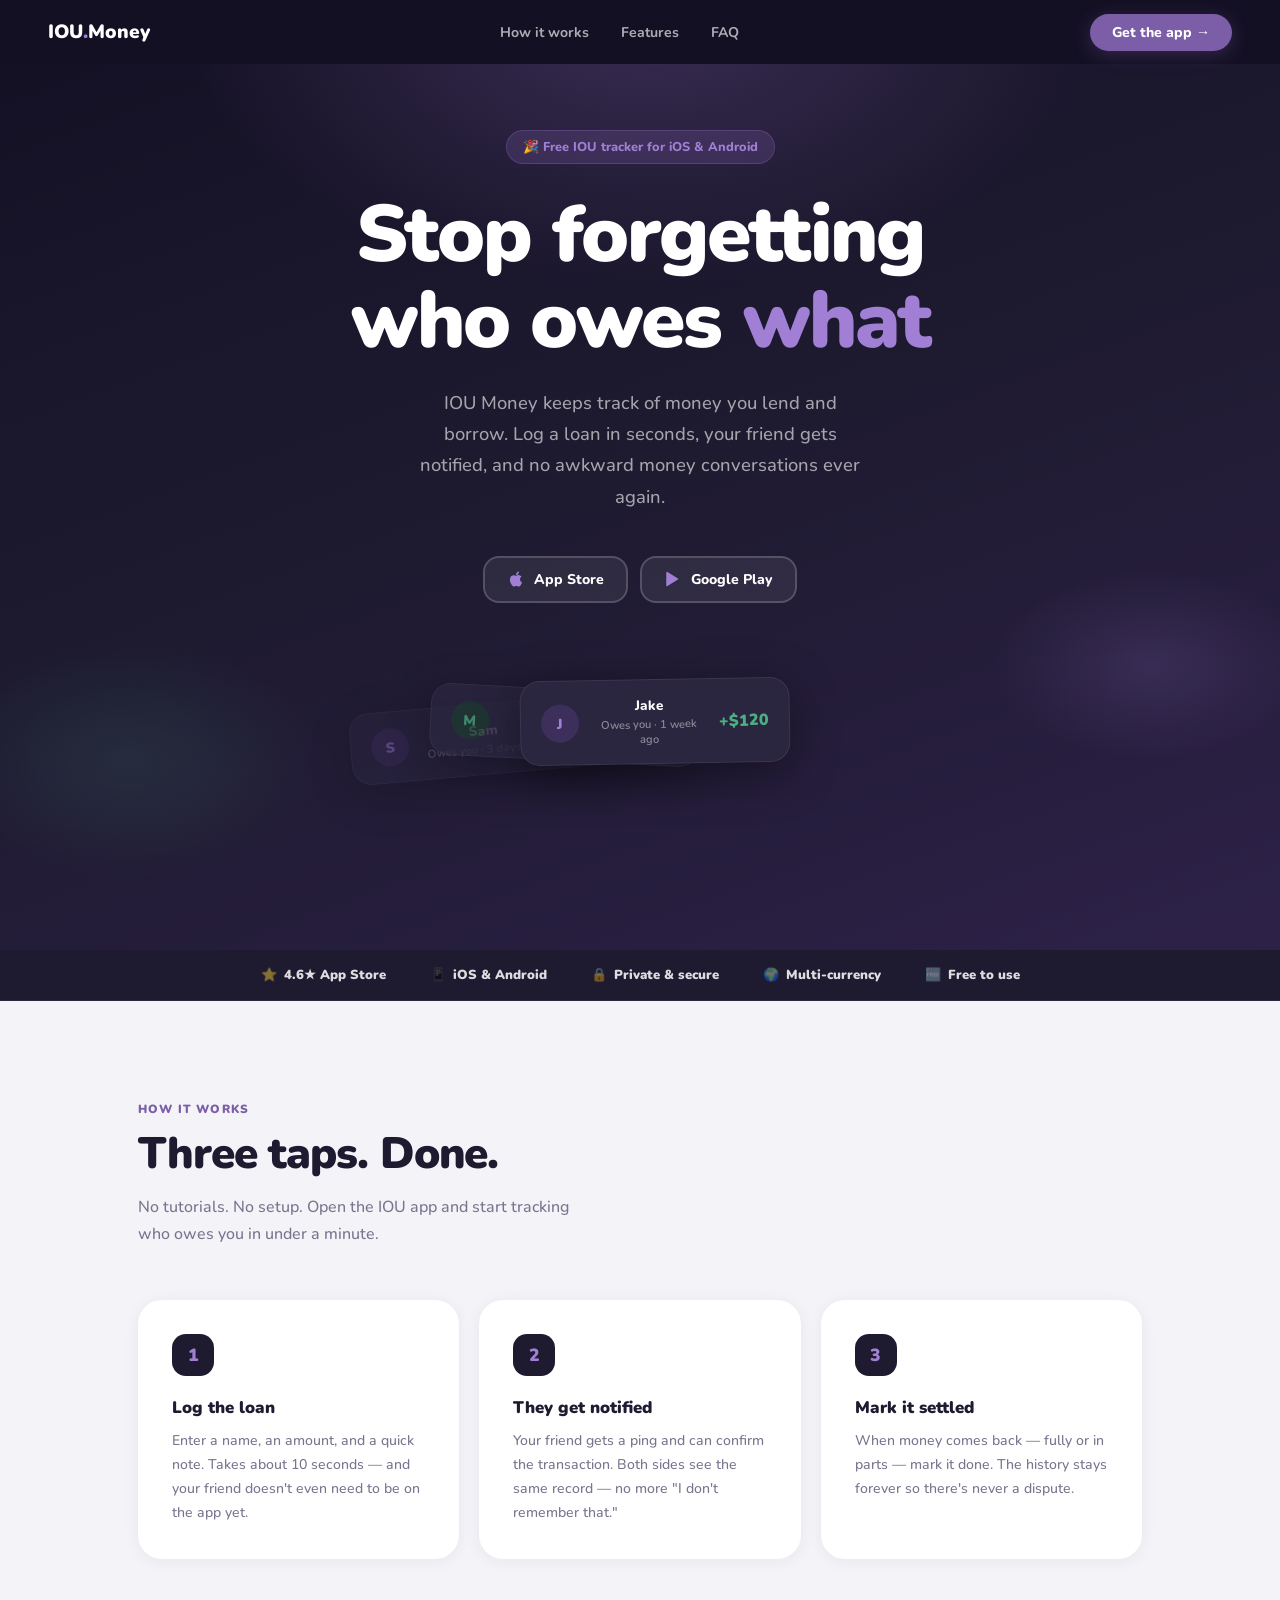
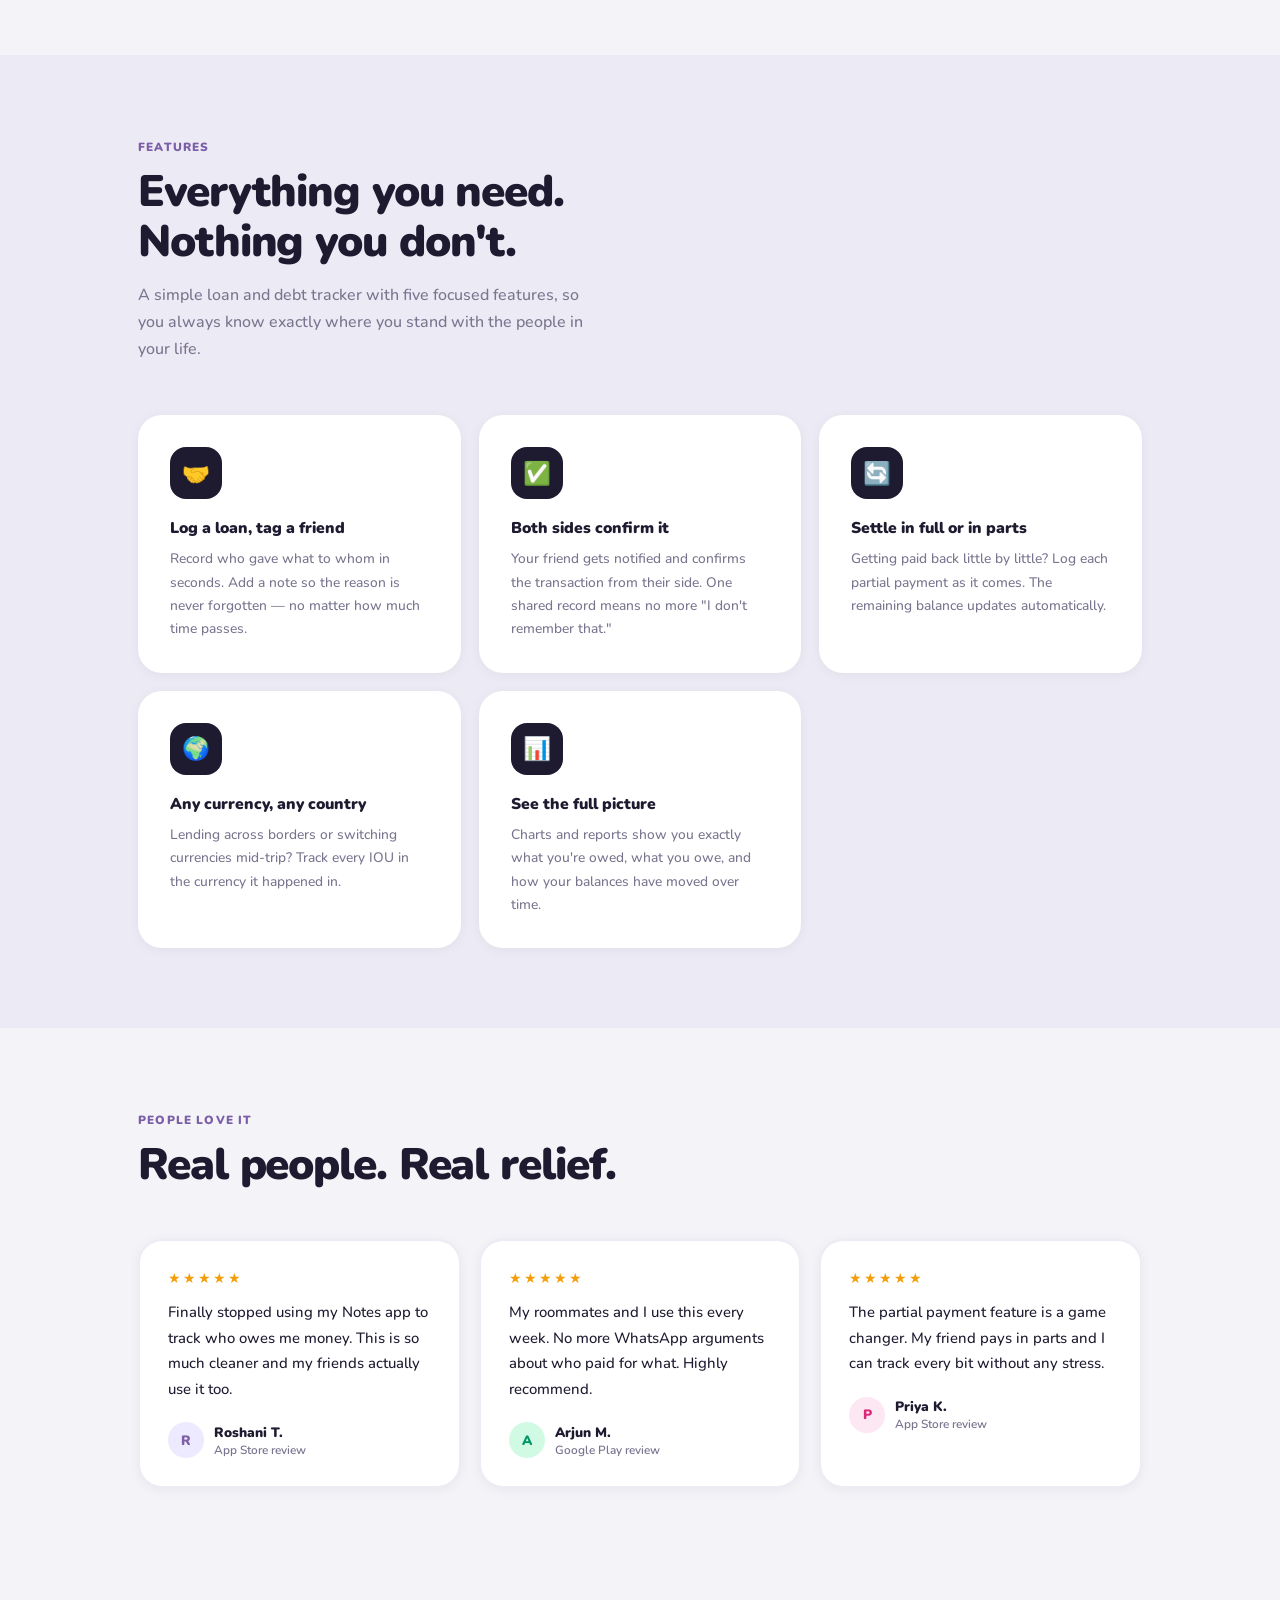
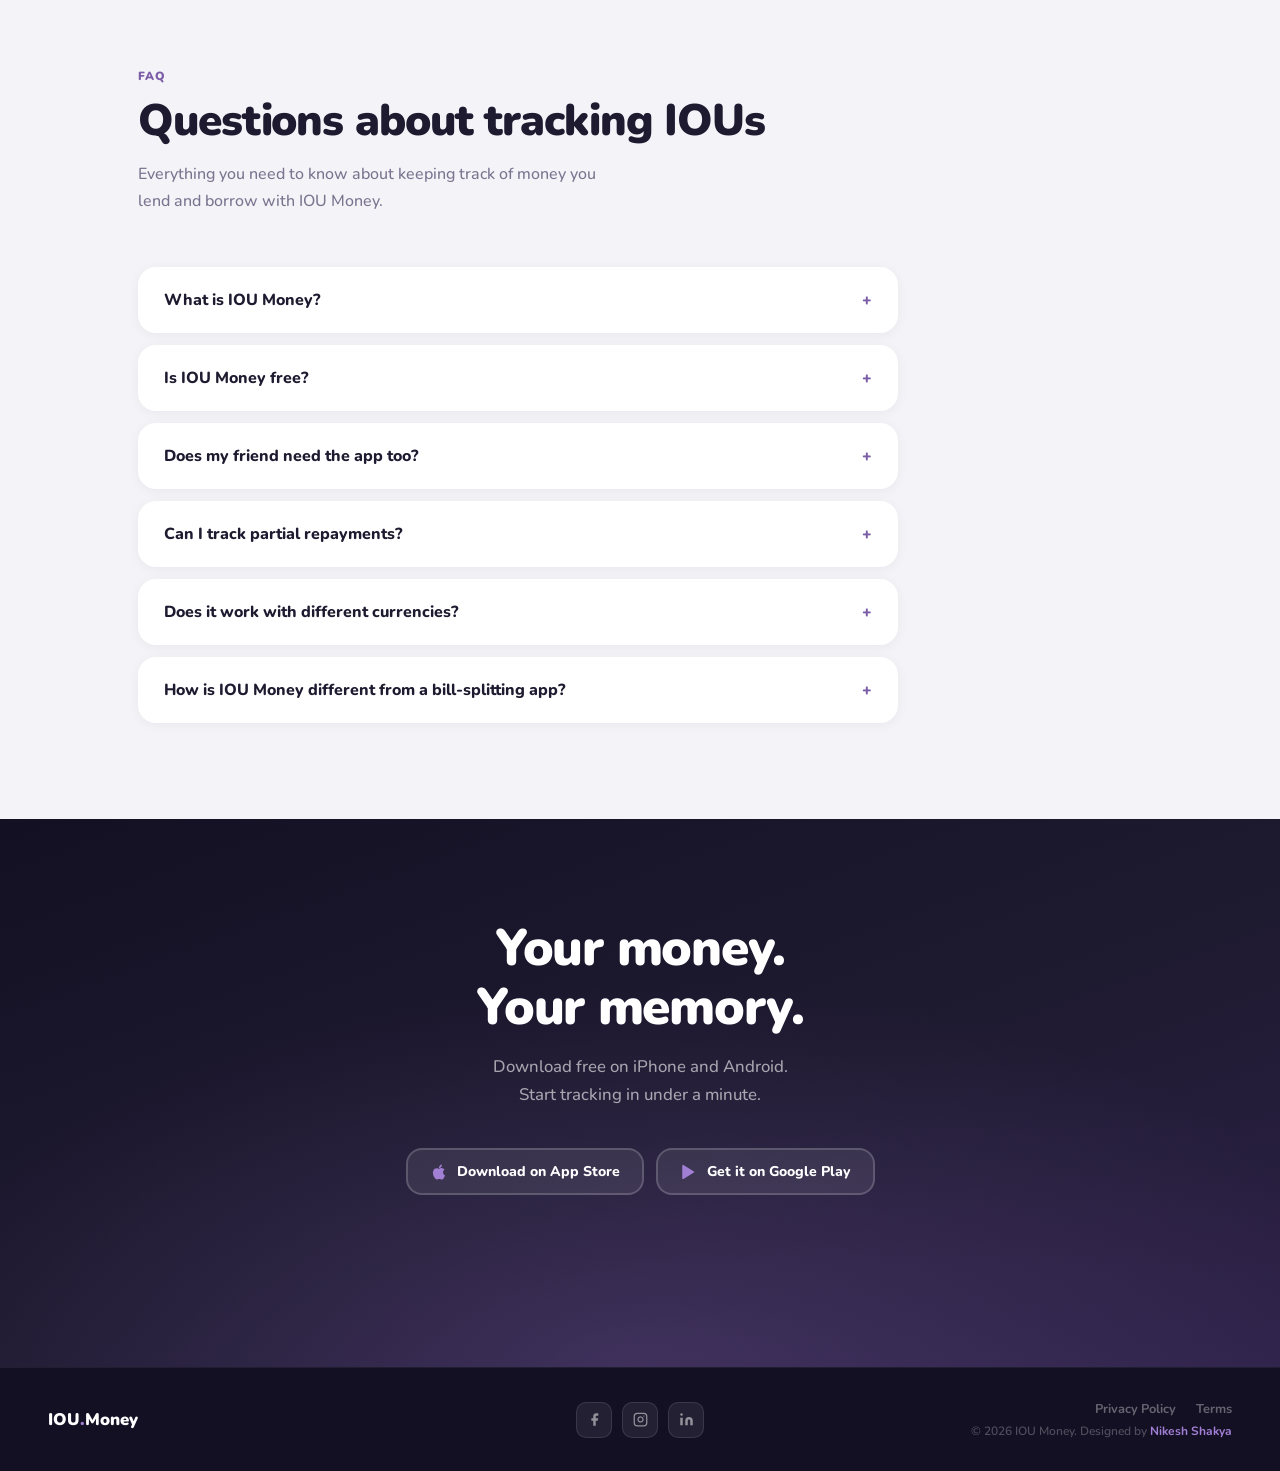
<file: index.html>
<!doctype html>
<html lang="en">
  <head>
    <meta charset="UTF-8" />
    <meta name="viewport" content="width=device-width, initial-scale=1.0" />
    <title>IOU Money: Free IOU Tracker for Money You Lend &amp; Borrow</title>
    <meta
      name="description"
      content="Track money you lend and borrow with friends. Log a loan in seconds, get repaid in parts, in any currency. Free IOU tracker for iPhone and Android."
    />
    <link rel="canonical" href="https://ioumoney.app/" />
    <meta name="robots" content="index, follow, max-image-preview:large" />
    <meta name="theme-color" content="#1e1a30" />
    <meta name="p:domain_verify" content="87ef94a22097765eff5fac0d06cdc427" />
    <meta name="apple-itunes-app" content="app-id=1557082693" />

    <link rel="icon" href="/favicon.ico" sizes="any" />
    <link rel="icon" type="image/png" href="assets/img/favicon.png" />
    <link rel="apple-touch-icon" href="assets/img/apple-touch-icon.png" />

    <!-- Open Graph / social sharing -->
    <meta property="og:type" content="website" />
    <meta property="og:site_name" content="IOU Money" />
    <meta property="og:url" content="https://ioumoney.app/" />
    <meta property="og:title" content="IOU Money: Free IOU Tracker for Money You Lend &amp; Borrow" />
    <meta
      property="og:description"
      content="Log a loan in seconds, your friend gets notified, and partial repayments are tracked in any currency. Free on iPhone and Android."
    />
    <meta property="og:image" content="https://ioumoney.app/assets/img/og-image.png" />
    <meta property="og:image:width" content="1200" />
    <meta property="og:image:height" content="630" />
    <meta property="og:image:alt" content="IOU Money: stop forgetting who owes what" />
    <meta name="twitter:card" content="summary_large_image" />
    <meta name="twitter:title" content="IOU Money: Free IOU Tracker for Money You Lend &amp; Borrow" />
    <meta
      name="twitter:description"
      content="Log a loan in seconds, your friend gets notified, and partial repayments are tracked in any currency."
    />
    <meta name="twitter:image" content="https://ioumoney.app/assets/img/og-image.png" />

    <script type="application/ld+json">
      {
        "@context": "https://schema.org",
        "@graph": [
          {
            "@type": "Organization",
            "@id": "https://ioumoney.app/#org",
            "name": "IOU Money",
            "url": "https://ioumoney.app/",
            "logo": "https://ioumoney.app/assets/img/apple-touch-icon.png",
            "sameAs": [
              "https://www.facebook.com/iou.money.npl",
              "https://www.instagram.com/iou.money/",
              "https://www.linkedin.com/company/iou-money",
              "https://apps.apple.com/app/id1557082693",
              "https://play.google.com/store/apps/details?id=com.ioumoney.app"
            ]
          },
          {
            "@type": "WebSite",
            "@id": "https://ioumoney.app/#website",
            "url": "https://ioumoney.app/",
            "name": "IOU Money",
            "publisher": { "@id": "https://ioumoney.app/#org" }
          },
          {
            "@type": "MobileApplication",
            "name": "IOU Money",
            "description": "IOU tracker app to record money you lend and borrow with friends, confirm each loan from both sides, and log partial repayments in any currency.",
            "url": "https://ioumoney.app/",
            "image": "https://ioumoney.app/assets/img/og-image.png",
            "applicationCategory": "FinanceApplication",
            "operatingSystem": "iOS, Android",
            "installUrl": [
              "https://apps.apple.com/app/id1557082693",
              "https://play.google.com/store/apps/details?id=com.ioumoney.app"
            ],
            "offers": { "@type": "Offer", "price": "0", "priceCurrency": "USD" },
            "publisher": { "@id": "https://ioumoney.app/#org" }
          }
        ]
      }
    </script>

    <link rel="preconnect" href="https://fonts.googleapis.com" />
    <link rel="preconnect" href="https://fonts.gstatic.com" crossorigin />
    <link
      href="https://fonts.googleapis.com/css2?family=Nunito:wght@400;500;600;700;800;900&display=swap"
      rel="stylesheet"
    />
    <link rel="stylesheet" href="assets/css/style.css" />
  </head>
  <body>
    <!-- NAV -->
    <nav>
      <a class="nav-logo" href="/">IOU<span>.</span>Money</a>
      <div class="nav-links">
        <a href="#how">How it works</a>
        <a href="#features">Features</a>
        <a href="#faq">FAQ</a>
      </div>
      <a
        class="nav-cta"
        href="https://apps.apple.com/app/id1557082693"
        >Get the app →</a
      >
    </nav>

    <!-- HERO -->
    <section class="hero">
      <div class="hero-badge">🎉 Free IOU tracker for iOS &amp; Android</div>
      <h1>Stop forgetting<br />who owes <span class="highlight">what</span></h1>
      <p class="hero-sub">
        IOU Money keeps track of money you lend and borrow. Log a loan in
        seconds, your friend gets notified, and no awkward money conversations
        ever again.
      </p>
      <div class="store-badges">
        <a
          class="store-badge"
          href="https://apps.apple.com/app/id1557082693"
          target="_blank"
          rel="noopener"
        >
          <svg viewBox="0 0 24 24" fill="currentColor">
            <path
              d="M18.71 19.5c-.83 1.24-1.71 2.45-3.05 2.47-1.34.03-1.77-.79-3.29-.79-1.53 0-2 .77-3.27.82-1.31.05-2.3-1.32-3.14-2.53C4.25 17 2.94 12.45 4.7 9.39c.87-1.52 2.43-2.48 4.12-2.51 1.28-.02 2.5.87 3.29.87.78 0 2.26-1.07 3.8-.91.65.03 2.47.26 3.64 1.98-.09.06-2.17 1.28-2.15 3.81.03 3.02 2.65 4.03 2.68 4.04-.03.07-.42 1.44-1.38 2.83M13 3.5c.73-.83 1.94-1.46 2.94-1.5.13 1.17-.34 2.35-1.04 3.19-.69.85-1.83 1.51-2.95 1.42-.15-1.15.41-2.35 1.05-3.11z"
            />
          </svg>
          App Store
        </a>
        <a
          class="store-badge"
          href="https://play.google.com/store/apps/details?id=com.ioumoney.app"
          target="_blank"
          rel="noopener"
        >
          <svg viewBox="0 0 24 24" fill="currentColor">
            <path
              d="M3 20.5v-17c0-.83.94-1.3 1.6-.8l14 8.5c.6.37.6 1.23 0 1.6l-14 8.5c-.66.5-1.6.03-1.6-.8z"
            />
          </svg>
          Google Play
        </a>
      </div>
      <div class="hero-cards">
        <div class="iou-card">
          <div class="c-avatar" style="background: #3d2f5c; color: #a07fd4">
            S
          </div>
          <div class="c-info">
            <div class="c-name">Sam</div>
            <div class="c-label">Owes you · 3 days ago</div>
          </div>
          <div class="c-amount pos">+$80</div>
        </div>
        <div class="iou-card">
          <div class="c-avatar" style="background: #1e3d30; color: #4caf82">
            M
          </div>
          <div class="c-info">
            <div class="c-name">Maya</div>
            <div class="c-label">You owe · Today</div>
          </div>
          <div class="c-amount neg">−$35</div>
        </div>
        <div class="iou-card">
          <div class="c-avatar" style="background: #3d2f5c; color: #a07fd4">
            J
          </div>
          <div class="c-info">
            <div class="c-name">Jake</div>
            <div class="c-label">Owes you · 1 week ago</div>
          </div>
          <div class="c-amount pos">+$120</div>
        </div>
      </div>
    </section>

    <!-- TRUST BAR -->
    <div class="trust-bar">
      <div class="trust-item">⭐ <strong>4.6★ App Store</strong></div>
      <div class="trust-item">📱 <strong>iOS &amp; Android</strong></div>
      <div class="trust-item">🔒 <strong>Private &amp; secure</strong></div>
      <div class="trust-item">🌍 <strong>Multi-currency</strong></div>
      <div class="trust-item">🆓 <strong>Free to use</strong></div>
    </div>

    <!-- HOW IT WORKS -->
    <section class="section" id="how">
      <p class="tag reveal">How it works</p>
      <h2 class="section-title reveal">Three taps. Done.</h2>
      <p class="section-sub reveal">
        No tutorials. No setup. Open the IOU app and start tracking who owes
        you in under a minute.
      </p>
      <div class="steps">
        <div class="step reveal">
          <div class="step-num">1</div>
          <h3>Log the loan</h3>
          <p>
            Enter a name, an amount, and a quick note. Takes about 10 seconds —
            and your friend doesn't even need to be on the app yet.
          </p>
        </div>
        <div class="step reveal">
          <div class="step-num">2</div>
          <h3>They get notified</h3>
          <p>
            Your friend gets a ping and can confirm the transaction. Both sides
            see the same record — no more "I don't remember that."
          </p>
        </div>
        <div class="step reveal">
          <div class="step-num">3</div>
          <h3>Mark it settled</h3>
          <p>
            When money comes back — fully or in parts — mark it done. The
            history stays forever so there's never a dispute.
          </p>
        </div>
      </div>
    </section>

    <!-- FEATURES -->
    <div class="features-bg" id="features">
      <div class="section" style="padding-top: 0; padding-bottom: 0">
        <p class="tag reveal">Features</p>
        <h2 class="section-title reveal">
          Everything you need.<br />Nothing you don't.
        </h2>
        <p class="section-sub reveal">
          A simple loan and debt tracker with five focused features, so you
          always know exactly where you stand with the people in your life.
        </p>
        <div class="features-grid">
          <div class="feature-card reveal">
            <div class="f-icon">🤝</div>
            <h3>Log a loan, tag a friend</h3>
            <p>
              Record who gave what to whom in seconds. Add a note so the reason
              is never forgotten — no matter how much time passes.
            </p>
          </div>
          <div class="feature-card reveal">
            <div class="f-icon">✅</div>
            <h3>Both sides confirm it</h3>
            <p>
              Your friend gets notified and confirms the transaction from their
              side. One shared record means no more "I don't remember that."
            </p>
          </div>
          <div class="feature-card reveal">
            <div class="f-icon">🔄</div>
            <h3>Settle in full or in parts</h3>
            <p>
              Getting paid back little by little? Log each partial payment as it
              comes. The remaining balance updates automatically.
            </p>
          </div>
          <div class="feature-card reveal">
            <div class="f-icon">🌍</div>
            <h3>Any currency, any country</h3>
            <p>
              Lending across borders or switching currencies mid-trip? Track
              every IOU in the currency it happened in.
            </p>
          </div>
          <div class="feature-card reveal">
            <div class="f-icon">📊</div>
            <h3>See the full picture</h3>
            <p>
              Charts and reports show you exactly what you're owed, what you
              owe, and how your balances have moved over time.
            </p>
          </div>
        </div>
      </div>
    </div>

    <!-- TESTIMONIALS -->
    <div class="proof-bg">
      <div class="section" style="padding-top: 0; padding-bottom: 0">
        <p class="tag reveal">People love it</p>
        <h2 class="section-title reveal">Real people. Real relief.</h2>
        <div class="testimonials">
          <div class="testimonial reveal">
            <div class="stars">★★★★★</div>
            <p>
              Finally stopped using my Notes app to track who owes me money.
              This is so much cleaner and my friends actually use it too.
            </p>
            <div class="t-author">
              <div class="t-avatar" style="background: #ede9fe; color: #7b5ea7">
                R
              </div>
              <div>
                <div class="t-name">Roshani T.</div>
                <div class="t-role">App Store review</div>
              </div>
            </div>
          </div>
          <div class="testimonial reveal">
            <div class="stars">★★★★★</div>
            <p>
              My roommates and I use this every week. No more WhatsApp arguments
              about who paid for what. Highly recommend.
            </p>
            <div class="t-author">
              <div class="t-avatar" style="background: #d1fae5; color: #059669">
                A
              </div>
              <div>
                <div class="t-name">Arjun M.</div>
                <div class="t-role">Google Play review</div>
              </div>
            </div>
          </div>
          <div class="testimonial reveal">
            <div class="stars">★★★★★</div>
            <p>
              The partial payment feature is a game changer. My friend pays in
              parts and I can track every bit without any stress.
            </p>
            <div class="t-author">
              <div class="t-avatar" style="background: #fce7f3; color: #db2777">
                P
              </div>
              <div>
                <div class="t-name">Priya K.</div>
                <div class="t-role">App Store review</div>
              </div>
            </div>
          </div>
        </div>
      </div>
    </div>

    <!-- FAQ -->
    <section class="section" id="faq">
      <p class="tag reveal">FAQ</p>
      <h2 class="section-title reveal">Questions about tracking IOUs</h2>
      <p class="section-sub reveal">
        Everything you need to know about keeping track of money you lend and
        borrow with IOU Money.
      </p>
      <div class="faq-list">
          <details class="faq-item reveal">
            <summary>What is IOU Money?</summary>
            <p>IOU Money is a free IOU tracker app for iPhone and Android. It keeps a record of money you lend to friends and money you borrow, so you always know who owes what.</p>
          </details>
          <details class="faq-item reveal">
            <summary>Is IOU Money free?</summary>
            <p>Yes. IOU Money is free to download and use on the App Store and Google Play.</p>
          </details>
          <details class="faq-item reveal">
            <summary>Does my friend need the app too?</summary>
            <p>No. You can log a loan with someone who isn&#x27;t on IOU Money yet. When they sign up, your past transactions with them sync to their account so both of you see the same record.</p>
          </details>
          <details class="faq-item reveal">
            <summary>Can I track partial repayments?</summary>
            <p>Yes. If a friend pays you back a little at a time, log each partial payment and the remaining balance updates automatically.</p>
          </details>
          <details class="faq-item reveal">
            <summary>Does it work with different currencies?</summary>
            <p>Yes. Every IOU can be recorded in the currency it happened in, which helps when you lend money while travelling or to friends abroad.</p>
          </details>
          <details class="faq-item reveal">
            <summary>How is IOU Money different from a bill-splitting app?</summary>
            <p>Bill-splitting apps divide shared group expenses. IOU Money is built for personal loans: money you lend or borrow between two people, confirmed by both sides, with the full repayment history kept.</p>
          </details>
      </div>
    </section>

    <script type="application/ld+json">
{
  "@context": "https://schema.org",
  "@type": "FAQPage",
  "mainEntity": [
    {
      "@type": "Question",
      "name": "What is IOU Money?",
      "acceptedAnswer": {
        "@type": "Answer",
        "text": "IOU Money is a free IOU tracker app for iPhone and Android. It keeps a record of money you lend to friends and money you borrow, so you always know who owes what."
      }
    },
    {
      "@type": "Question",
      "name": "Is IOU Money free?",
      "acceptedAnswer": {
        "@type": "Answer",
        "text": "Yes. IOU Money is free to download and use on the App Store and Google Play."
      }
    },
    {
      "@type": "Question",
      "name": "Does my friend need the app too?",
      "acceptedAnswer": {
        "@type": "Answer",
        "text": "No. You can log a loan with someone who isn't on IOU Money yet. When they sign up, your past transactions with them sync to their account so both of you see the same record."
      }
    },
    {
      "@type": "Question",
      "name": "Can I track partial repayments?",
      "acceptedAnswer": {
        "@type": "Answer",
        "text": "Yes. If a friend pays you back a little at a time, log each partial payment and the remaining balance updates automatically."
      }
    },
    {
      "@type": "Question",
      "name": "Does it work with different currencies?",
      "acceptedAnswer": {
        "@type": "Answer",
        "text": "Yes. Every IOU can be recorded in the currency it happened in, which helps when you lend money while travelling or to friends abroad."
      }
    },
    {
      "@type": "Question",
      "name": "How is IOU Money different from a bill-splitting app?",
      "acceptedAnswer": {
        "@type": "Answer",
        "text": "Bill-splitting apps divide shared group expenses. IOU Money is built for personal loans: money you lend or borrow between two people, confirmed by both sides, with the full repayment history kept."
      }
    }
  ]
}
    </script>

    <!-- CTA -->
    <section class="cta-section">
      <div class="cta-inner">
        <h2 class="reveal">Your money.<br />Your memory.</h2>
        <p class="reveal">
          Download free on iPhone and Android.<br />Start tracking in under a
          minute.
        </p>
        <div class="store-badges reveal">
          <a
            class="store-badge"
            href="https://apps.apple.com/app/id1557082693"
            target="_blank"
            rel="noopener"
          >
            <svg viewBox="0 0 24 24" width="18" height="18" fill="currentColor">
              <path
                d="M18.71 19.5c-.83 1.24-1.71 2.45-3.05 2.47-1.34.03-1.77-.79-3.29-.79-1.53 0-2 .77-3.27.82-1.31.05-2.3-1.32-3.14-2.53C4.25 17 2.94 12.45 4.7 9.39c.87-1.52 2.43-2.48 4.12-2.51 1.28-.02 2.5.87 3.29.87.78 0 2.26-1.07 3.8-.91.65.03 2.47.26 3.64 1.98-.09.06-2.17 1.28-2.15 3.81.03 3.02 2.65 4.03 2.68 4.04-.03.07-.42 1.44-1.38 2.83M13 3.5c.73-.83 1.94-1.46 2.94-1.5.13 1.17-.34 2.35-1.04 3.19-.69.85-1.83 1.51-2.95 1.42-.15-1.15.41-2.35 1.05-3.11z"
              />
            </svg>
            Download on App Store
          </a>
          <a
            class="store-badge"
            href="https://play.google.com/store/apps/details?id=com.ioumoney.app"
            target="_blank"
            rel="noopener"
          >
            <svg viewBox="0 0 24 24" width="18" height="18" fill="currentColor">
              <path
                d="M3 20.5v-17c0-.83.94-1.3 1.6-.8l14 8.5c.6.37.6 1.23 0 1.6l-14 8.5c-.66.5-1.6.03-1.6-.8z"
              />
            </svg>
            Get it on Google Play
          </a>
        </div>
      </div>
    </section>

    <!-- FOOTER -->
    <footer>
      <a class="footer-logo" href="/">IOU<span>.</span>Money</a>
      <div class="footer-socials">
        <a
          href="https://www.facebook.com/iou.money.npl"
          target="_blank"
          rel="noopener"
          aria-label="Facebook"
        >
          <svg viewBox="0 0 24 24" fill="currentColor">
            <path
              d="M18 2h-3a5 5 0 0 0-5 5v3H7v4h3v8h4v-8h3l1-4h-4V7a1 1 0 0 1 1-1h3z"
            />
          </svg>
        </a>
        <a
          href="https://www.instagram.com/iou.money/"
          target="_blank"
          rel="noopener"
          aria-label="Instagram"
        >
          <svg
            viewBox="0 0 24 24"
            fill="none"
            stroke="currentColor"
            stroke-width="2"
            stroke-linecap="round"
            stroke-linejoin="round"
          >
            <rect x="2" y="2" width="20" height="20" rx="5" ry="5" />
            <path d="M16 11.37A4 4 0 1 1 12.63 8 4 4 0 0 1 16 11.37z" />
            <line x1="17.5" y1="6.5" x2="17.51" y2="6.5" />
          </svg>
        </a>
        <a
          href="https://www.linkedin.com/company/iou-money"
          target="_blank"
          rel="noopener"
          aria-label="LinkedIn"
        >
          <svg viewBox="0 0 24 24" fill="currentColor">
            <path
              d="M16 8a6 6 0 0 1 6 6v7h-4v-7a2 2 0 0 0-2-2 2 2 0 0 0-2 2v7h-4v-7a6 6 0 0 1 6-6zM2 9h4v12H2z"
            />
            <circle cx="4" cy="4" r="2" />
          </svg>
        </a>
      </div>
      <div class="footer-right">
        <div class="footer-links">
          <a href="privacy_policy.html">Privacy Policy</a>
          <a href="terms_and_condition.html">Terms</a>
        </div>
        <p class="footer-copy">
          © 2026 IOU Money. Designed by
          <a
            href="https://www.nikeshakya.com.np"
            target="_blank"
            rel="noopener"
            style="color: var(--purple-light); font-weight: 700"
            >Nikesh Shakya</a
          >
        </p>
      </div>
    </footer>

    <script>
      const io = new IntersectionObserver(
        (entries) => {
          entries.forEach((e, i) => {
            if (e.isIntersecting)
              setTimeout(() => e.target.classList.add("visible"), i * 55);
          });
        },
        { threshold: 0.08 },
      );
      document.querySelectorAll(".reveal").forEach((el) => io.observe(el));
    </script>
  </body>
</html>
</file>
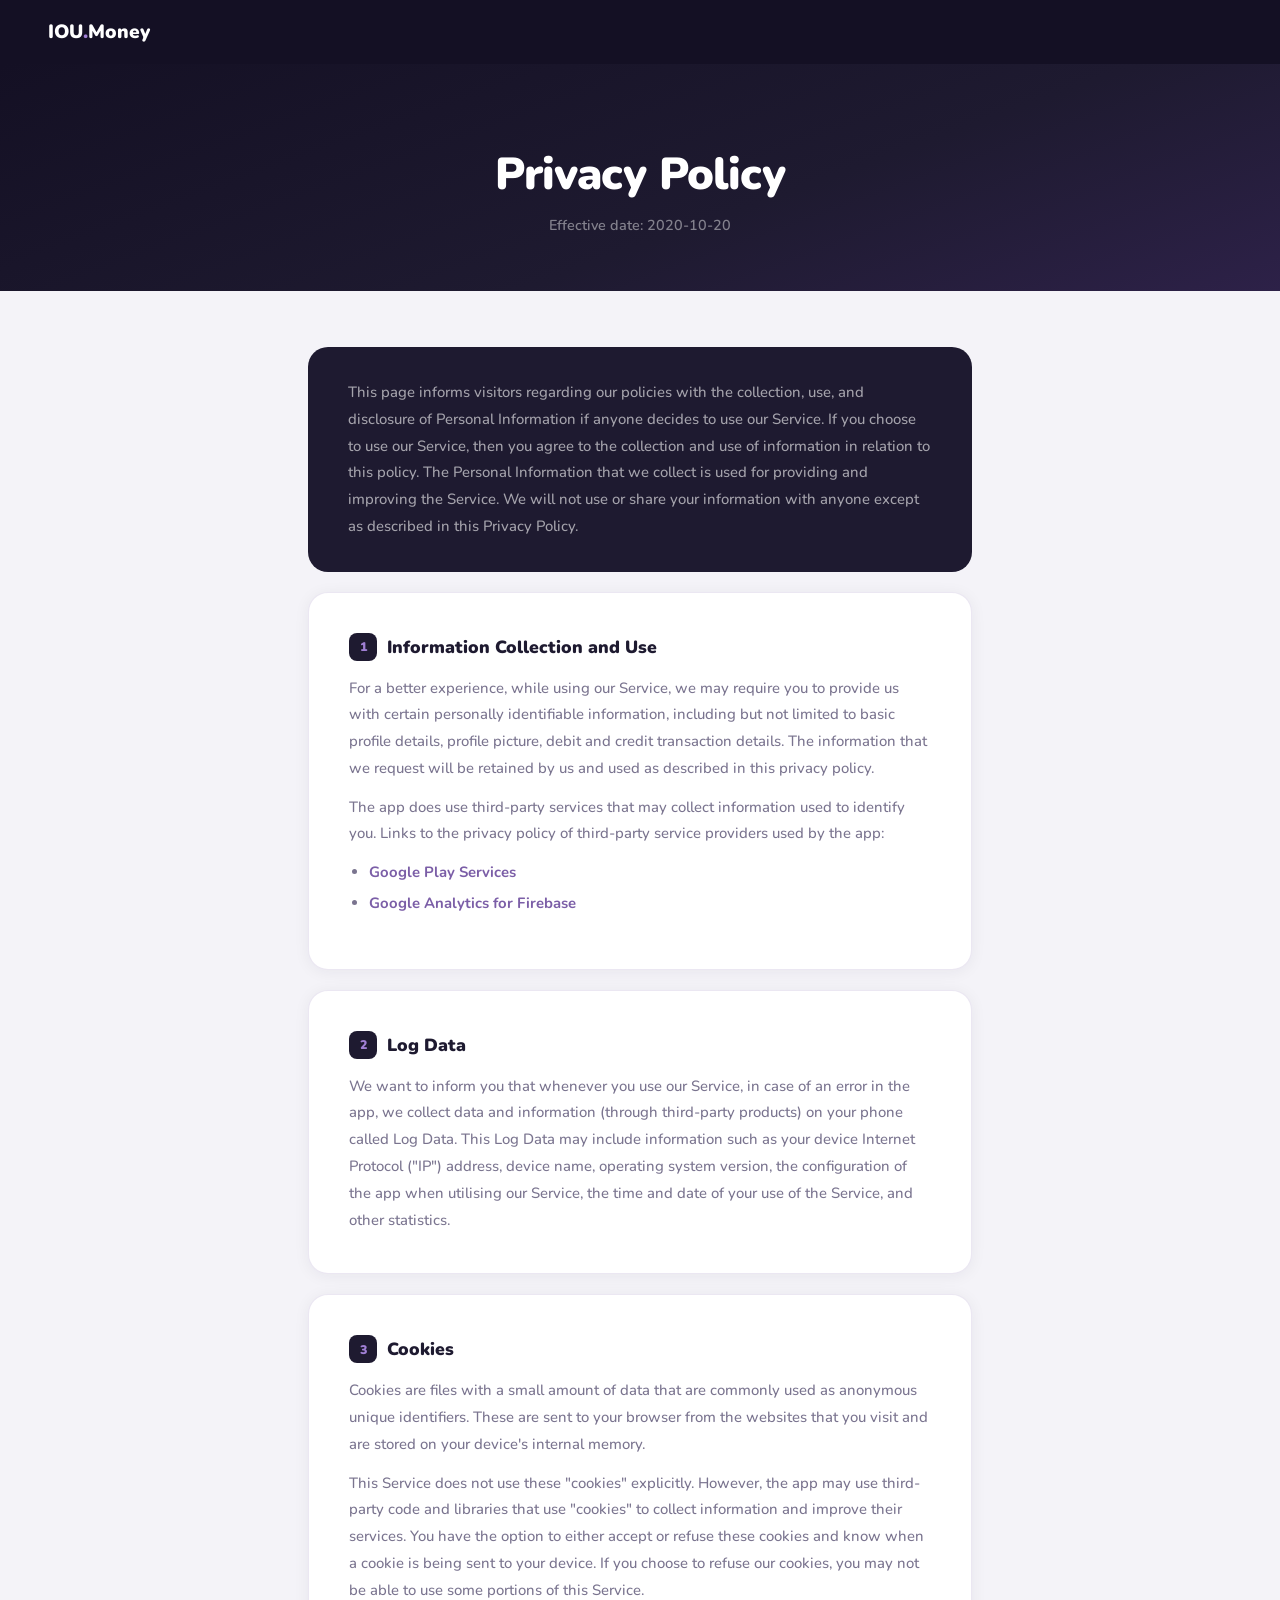
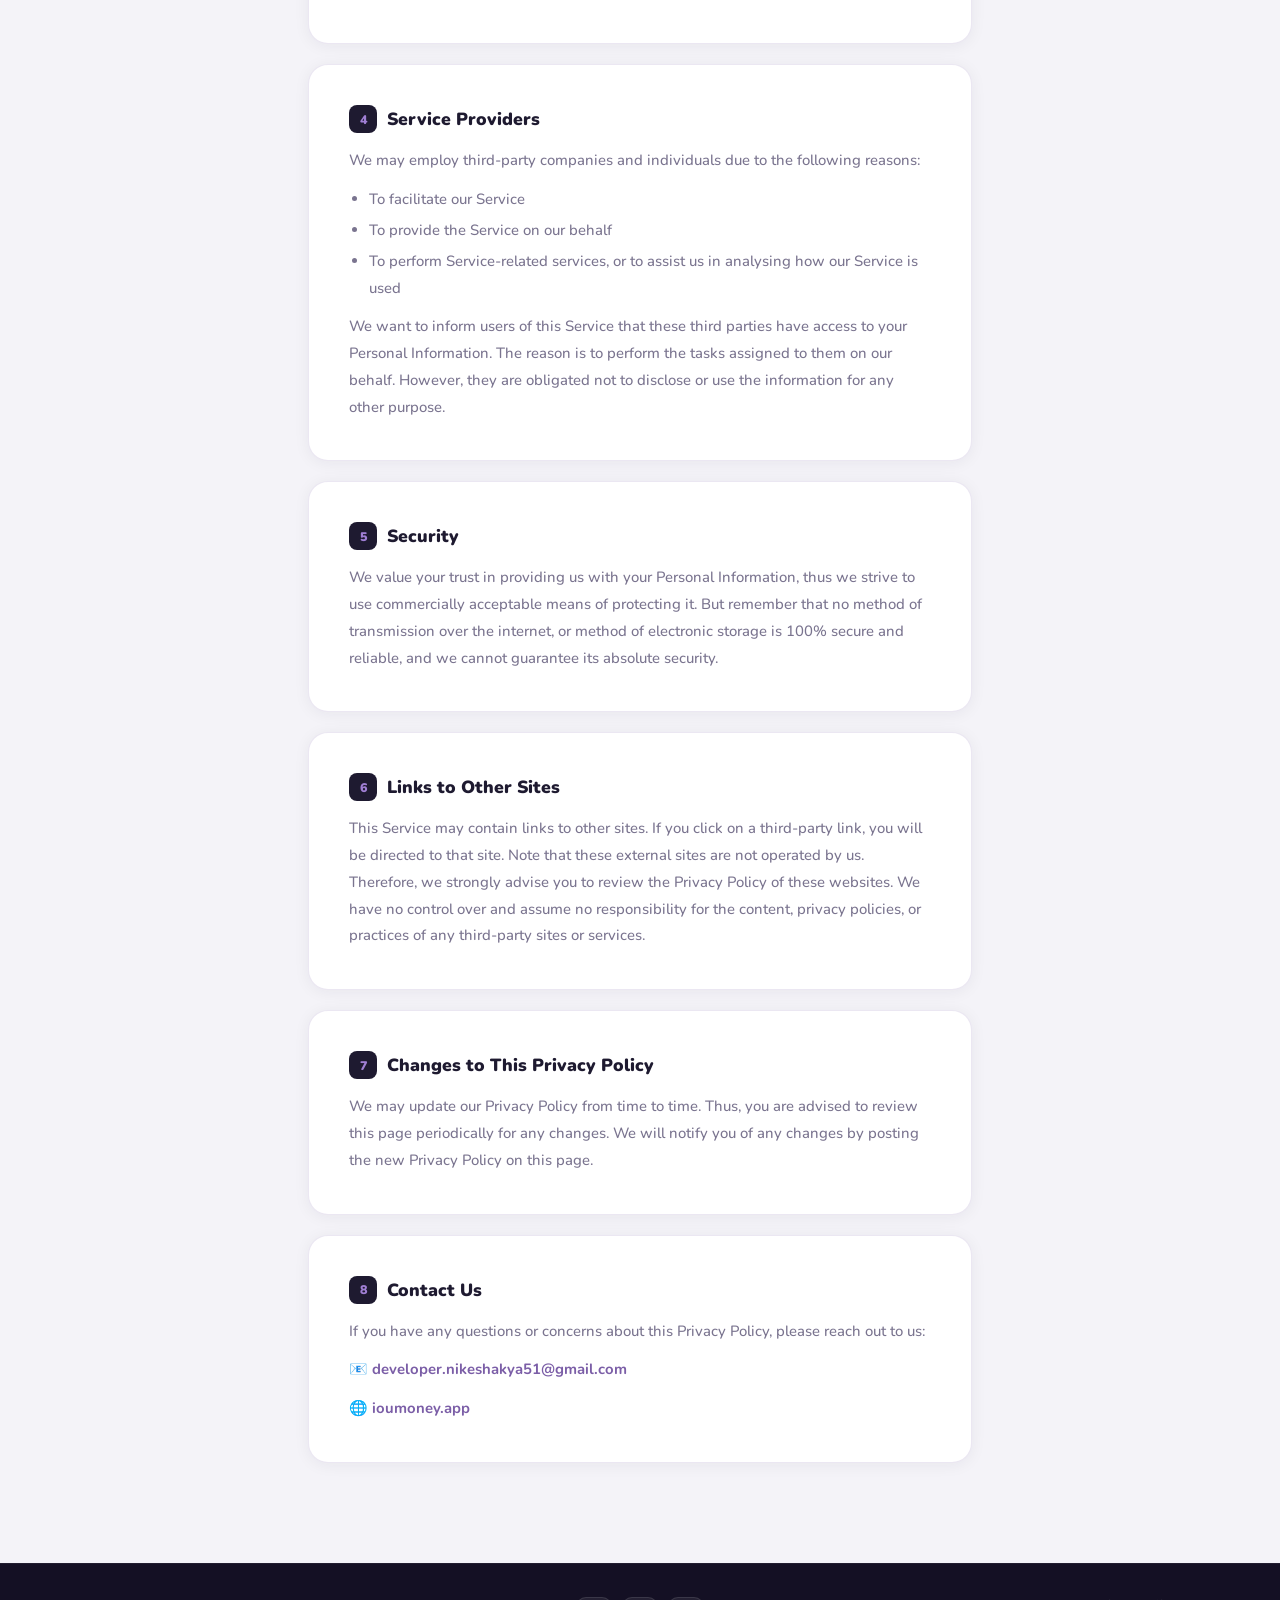
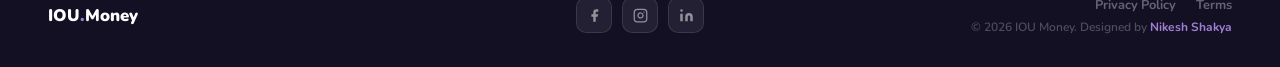
<file: privacy_policy.html>
<!doctype html>
<html lang="en">
  <head>
    <meta charset="UTF-8" />
    <meta name="viewport" content="width=device-width, initial-scale=1.0" />
    <title>Privacy Policy — IOU Money</title>
    <meta name="description" content="How IOU Money collects, uses and protects your data when you use the IOU tracker app on iPhone and Android." />
    <link rel="canonical" href="https://ioumoney.app/privacy_policy.html" />
    <link rel="icon" href="/favicon.ico" sizes="any" />
    <link rel="icon" type="image/png" href="assets/img/favicon.png" />
    <link rel="apple-touch-icon" href="assets/img/apple-touch-icon.png" />
    <link rel="preconnect" href="https://fonts.googleapis.com" />
    <link
      href="https://fonts.googleapis.com/css2?family=Nunito:wght@400;500;600;700;800;900&display=swap"
      rel="stylesheet"
    />
    <link rel="stylesheet" href="assets/css/style.css" />
  </head>
  <body>
    <nav class="nav-static">
      <a class="nav-logo" href="/">IOU<span>.</span>Money</a>
      <!-- <a class="nav-back" href="index.html">← Back to Home</a> -->
    </nav>

    <div class="hero-bar">
      <h1>Privacy Policy</h1>
      <p>Effective date: 2020-10-20</p>
    </div>

    <div class="content">
      <div class="intro-card">
        <p>
          This page informs visitors regarding our policies with the collection,
          use, and disclosure of Personal Information if anyone decides to use
          our Service. If you choose to use our Service, then you agree to the
          collection and use of information in relation to this policy. The
          Personal Information that we collect is used for providing and
          improving the Service. We will not use or share your information with
          anyone except as described in this Privacy Policy.
        </p>
      </div>

      <div class="card">
        <h2><span class="num">1</span>Information Collection and Use</h2>
        <p>
          For a better experience, while using our Service, we may require you
          to provide us with certain personally identifiable information,
          including but not limited to basic profile details, profile picture,
          debit and credit transaction details. The information that we request
          will be retained by us and used as described in this privacy policy.
        </p>
        <p>
          The app does use third-party services that may collect information
          used to identify you. Links to the privacy policy of third-party
          service providers used by the app:
        </p>
        <ul>
          <li>
            <a href="https://www.google.com/policies/privacy/" target="_blank"
              >Google Play Services</a
            >
          </li>
          <li>
            <a
              href="https://firebase.google.com/policies/analytics"
              target="_blank"
              >Google Analytics for Firebase</a
            >
          </li>
        </ul>
      </div>

      <div class="card">
        <h2><span class="num">2</span>Log Data</h2>
        <p>
          We want to inform you that whenever you use our Service, in case of an
          error in the app, we collect data and information (through third-party
          products) on your phone called Log Data. This Log Data may include
          information such as your device Internet Protocol ("IP") address,
          device name, operating system version, the configuration of the app
          when utilising our Service, the time and date of your use of the
          Service, and other statistics.
        </p>
      </div>

      <div class="card">
        <h2><span class="num">3</span>Cookies</h2>
        <p>
          Cookies are files with a small amount of data that are commonly used
          as anonymous unique identifiers. These are sent to your browser from
          the websites that you visit and are stored on your device's internal
          memory.
        </p>
        <p>
          This Service does not use these "cookies" explicitly. However, the app
          may use third-party code and libraries that use "cookies" to collect
          information and improve their services. You have the option to either
          accept or refuse these cookies and know when a cookie is being sent to
          your device. If you choose to refuse our cookies, you may not be able
          to use some portions of this Service.
        </p>
      </div>

      <div class="card">
        <h2><span class="num">4</span>Service Providers</h2>
        <p>
          We may employ third-party companies and individuals due to the
          following reasons:
        </p>
        <ul>
          <li>To facilitate our Service</li>
          <li>To provide the Service on our behalf</li>
          <li>
            To perform Service-related services, or to assist us in analysing
            how our Service is used
          </li>
        </ul>
        <p>
          We want to inform users of this Service that these third parties have
          access to your Personal Information. The reason is to perform the
          tasks assigned to them on our behalf. However, they are obligated not
          to disclose or use the information for any other purpose.
        </p>
      </div>

      <div class="card">
        <h2><span class="num">5</span>Security</h2>
        <p>
          We value your trust in providing us with your Personal Information,
          thus we strive to use commercially acceptable means of protecting it.
          But remember that no method of transmission over the internet, or
          method of electronic storage is 100% secure and reliable, and we
          cannot guarantee its absolute security.
        </p>
      </div>

      <div class="card">
        <h2><span class="num">6</span>Links to Other Sites</h2>
        <p>
          This Service may contain links to other sites. If you click on a
          third-party link, you will be directed to that site. Note that these
          external sites are not operated by us. Therefore, we strongly advise
          you to review the Privacy Policy of these websites. We have no control
          over and assume no responsibility for the content, privacy policies,
          or practices of any third-party sites or services.
        </p>
      </div>

      <div class="card">
        <h2><span class="num">7</span>Changes to This Privacy Policy</h2>
        <p>
          We may update our Privacy Policy from time to time. Thus, you are
          advised to review this page periodically for any changes. We will
          notify you of any changes by posting the new Privacy Policy on this
          page.
        </p>
      </div>

      <div class="card">
        <h2><span class="num">8</span>Contact Us</h2>
        <p>
          If you have any questions or concerns about this Privacy Policy,
          please reach out to us:
        </p>
        <p>
          📧
          <a href="mailto:developer.nikeshakya51@gmail.com"
            >developer.nikeshakya51@gmail.com</a
          >
        </p>
        <p>🌐 <a href="https://ioumoney.app">ioumoney.app</a></p>
      </div>
    </div>

    <footer>
      <a class="footer-logo" href="/">IOU<span>.</span>Money</a>
      <div class="footer-socials">
        <a
          href="https://www.facebook.com/iou.money.npl"
          target="_blank"
          aria-label="Facebook"
        >
          <svg viewBox="0 0 24 24" fill="currentColor">
            <path
              d="M18 2h-3a5 5 0 0 0-5 5v3H7v4h3v8h4v-8h3l1-4h-4V7a1 1 0 0 1 1-1h3z"
            />
          </svg>
        </a>
        <a
          href="https://www.instagram.com/iou.money/"
          target="_blank"
          aria-label="Instagram"
        >
          <svg
            viewBox="0 0 24 24"
            fill="none"
            stroke="currentColor"
            stroke-width="2"
            stroke-linecap="round"
            stroke-linejoin="round"
          >
            <rect x="2" y="2" width="20" height="20" rx="5" ry="5" />
            <path d="M16 11.37A4 4 0 1 1 12.63 8 4 4 0 0 1 16 11.37z" />
            <line x1="17.5" y1="6.5" x2="17.51" y2="6.5" />
          </svg>
        </a>
        <a
          href="https://www.linkedin.com/company/iou-money"
          target="_blank"
          aria-label="LinkedIn"
        >
          <svg viewBox="0 0 24 24" fill="currentColor">
            <path
              d="M16 8a6 6 0 0 1 6 6v7h-4v-7a2 2 0 0 0-2-2 2 2 0 0 0-2 2v7h-4v-7a6 6 0 0 1 6-6zM2 9h4v12H2z"
            />
            <circle cx="4" cy="4" r="2" />
          </svg>
        </a>
      </div>
      <div class="footer-right">
        <div class="footer-links">
          <a href="privacy_policy.html">Privacy Policy</a>
          <a href="terms_and_condition.html">Terms</a>
        </div>
        <p class="footer-copy">
          &copy; 2026 IOU Money. Designed by
          <a
            href="https://www.nikeshakya.com.np"
            target="_blank"
            style="color: var(--purple-light); font-weight: 700"
            >Nikesh Shakya</a
          >
        </p>
      </div>
    </footer>
  </body>
</html>
</file>
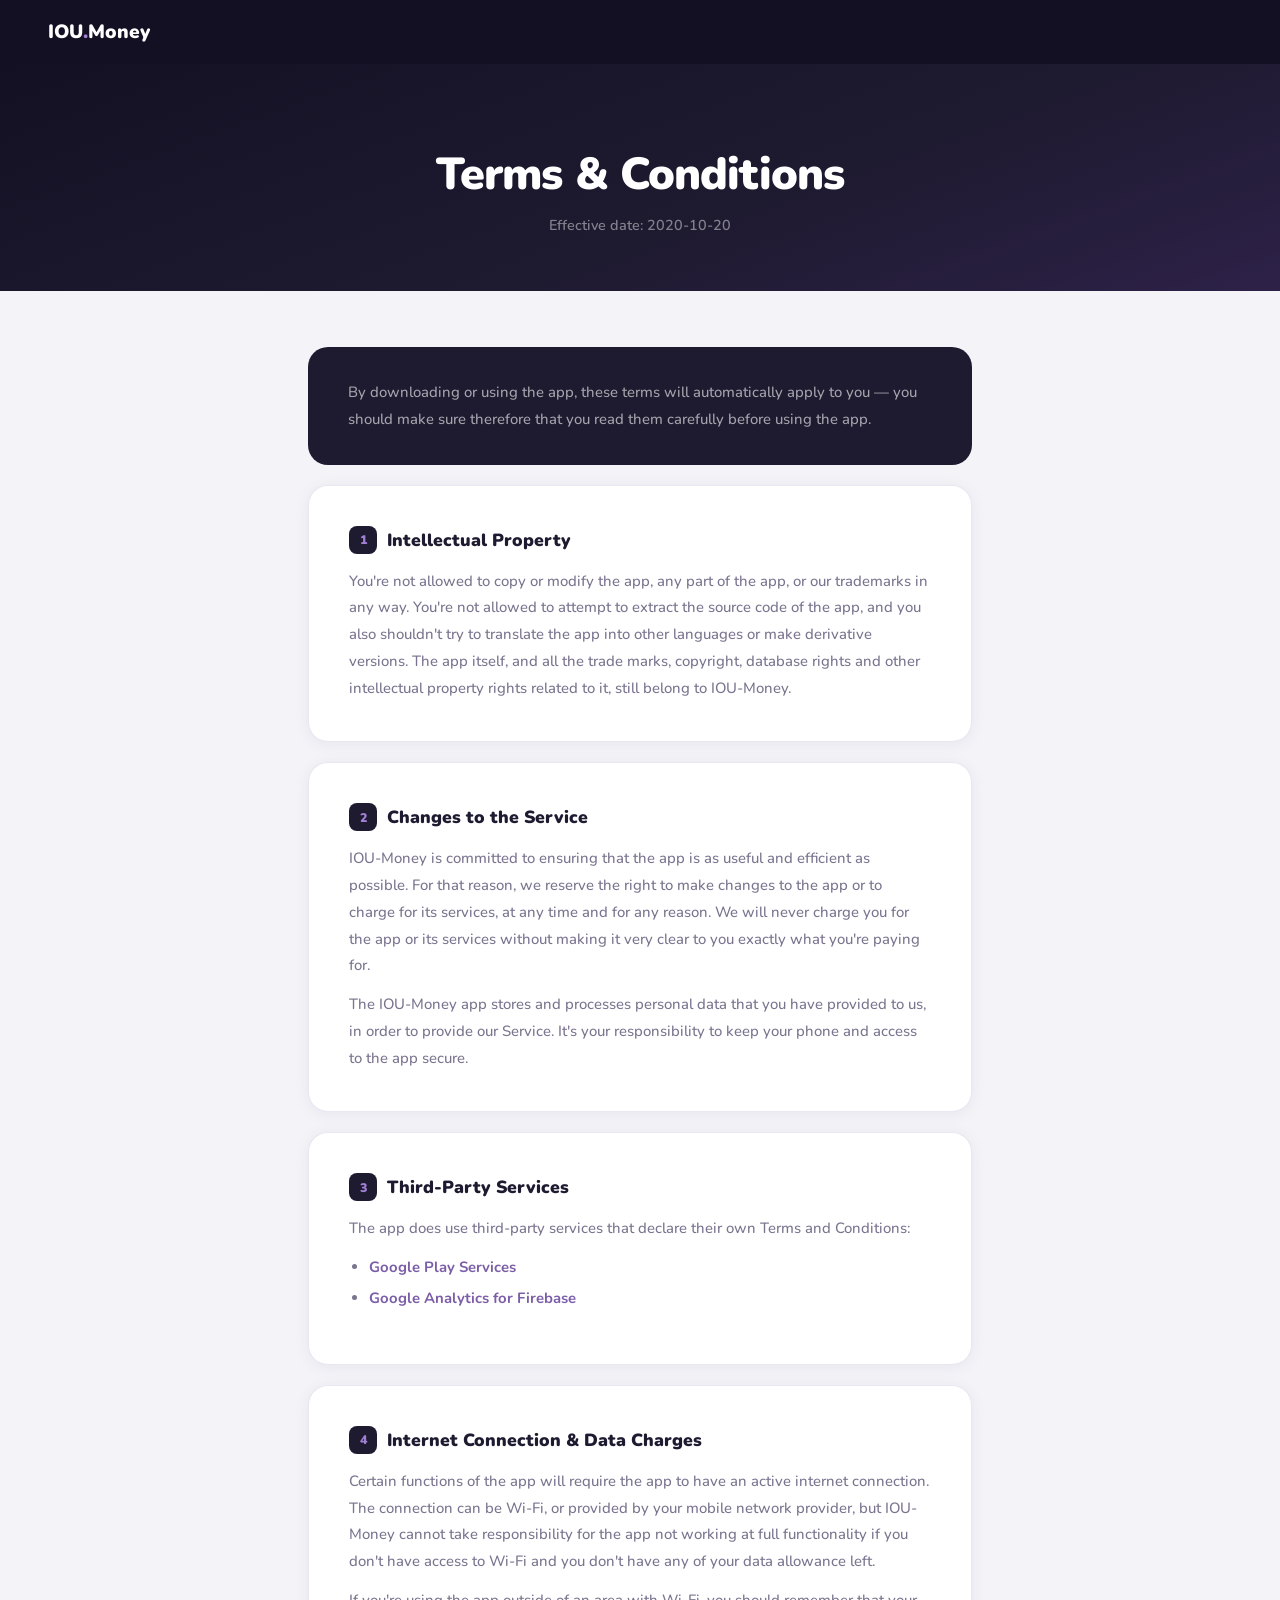
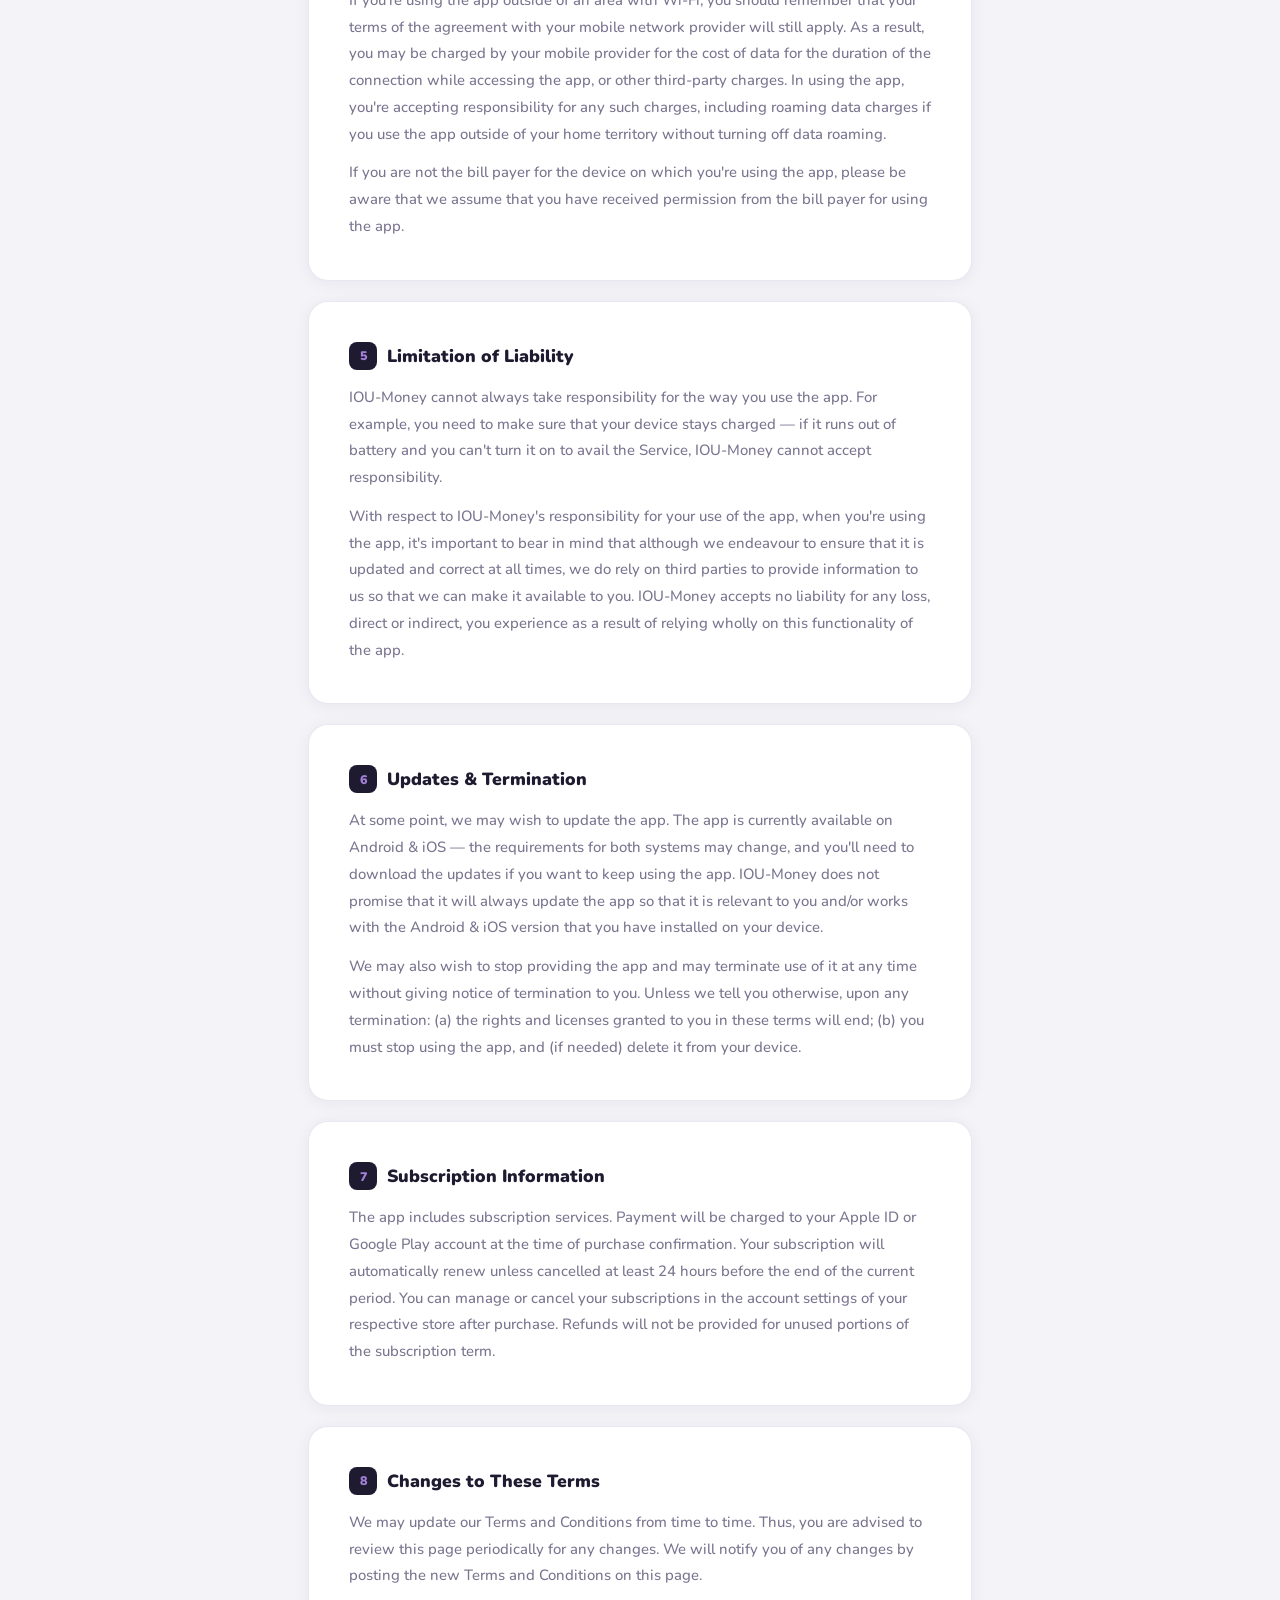
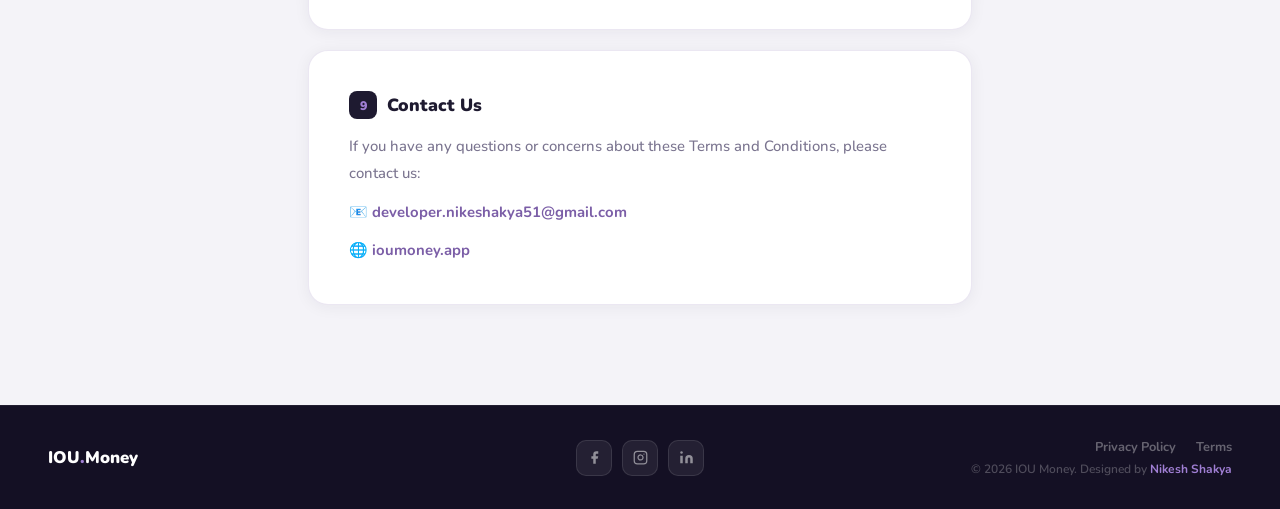
<file: terms_and_condition.html>
<!doctype html>
<html lang="en">
  <head>
    <meta charset="UTF-8" />
    <meta name="viewport" content="width=device-width, initial-scale=1.0" />
    <title>Terms &amp; Conditions — IOU Money</title>
    <meta name="description" content="The terms and conditions for using IOU Money, the free IOU tracker app for money you lend and borrow." />
    <link rel="canonical" href="https://ioumoney.app/terms_and_condition.html" />
    <link rel="icon" href="/favicon.ico" sizes="any" />
    <link rel="icon" type="image/png" href="assets/img/favicon.png" />
    <link rel="apple-touch-icon" href="assets/img/apple-touch-icon.png" />
    <link rel="preconnect" href="https://fonts.googleapis.com" />
    <link
      href="https://fonts.googleapis.com/css2?family=Nunito:wght@400;500;600;700;800;900&display=swap"
      rel="stylesheet"
    />
    <link rel="stylesheet" href="assets/css/style.css" />
  </head>
  <body>
    <nav class="nav-static">
      <a class="nav-logo" href="/">IOU<span>.</span>Money</a>
      <!-- <a class="nav-back" href="index.html">← Back to Home</a> -->
    </nav>

    <div class="hero-bar">
      <h1>Terms &amp; Conditions</h1>
      <p>Effective date: 2020-10-20</p>
    </div>

    <div class="content">
      <div class="intro-card">
        <p>
          By downloading or using the app, these terms will automatically apply
          to you — you should make sure therefore that you read them carefully
          before using the app.
        </p>
      </div>

      <div class="card">
        <h2><span class="num">1</span>Intellectual Property</h2>
        <p>
          You're not allowed to copy or modify the app, any part of the app, or
          our trademarks in any way. You're not allowed to attempt to extract
          the source code of the app, and you also shouldn't try to translate
          the app into other languages or make derivative versions. The app
          itself, and all the trade marks, copyright, database rights and other
          intellectual property rights related to it, still belong to IOU-Money.
        </p>
      </div>

      <div class="card">
        <h2><span class="num">2</span>Changes to the Service</h2>
        <p>
          IOU-Money is committed to ensuring that the app is as useful and
          efficient as possible. For that reason, we reserve the right to make
          changes to the app or to charge for its services, at any time and for
          any reason. We will never charge you for the app or its services
          without making it very clear to you exactly what you're paying for.
        </p>
        <p>
          The IOU-Money app stores and processes personal data that you have
          provided to us, in order to provide our Service. It's your
          responsibility to keep your phone and access to the app secure.
        </p>
      </div>

      <div class="card">
        <h2><span class="num">3</span>Third-Party Services</h2>
        <p>
          The app does use third-party services that declare their own Terms and
          Conditions:
        </p>
        <ul>
          <li>
            <a href="https://www.google.com/policies/privacy/" target="_blank"
              >Google Play Services</a
            >
          </li>
          <li>
            <a
              href="https://firebase.google.com/policies/analytics"
              target="_blank"
              >Google Analytics for Firebase</a
            >
          </li>
        </ul>
      </div>

      <div class="card">
        <h2>
          <span class="num">4</span>Internet Connection &amp; Data Charges
        </h2>
        <p>
          Certain functions of the app will require the app to have an active
          internet connection. The connection can be Wi-Fi, or provided by your
          mobile network provider, but IOU-Money cannot take responsibility for
          the app not working at full functionality if you don't have access to
          Wi-Fi and you don't have any of your data allowance left.
        </p>
        <p>
          If you're using the app outside of an area with Wi-Fi, you should
          remember that your terms of the agreement with your mobile network
          provider will still apply. As a result, you may be charged by your
          mobile provider for the cost of data for the duration of the
          connection while accessing the app, or other third-party charges. In
          using the app, you're accepting responsibility for any such charges,
          including roaming data charges if you use the app outside of your home
          territory without turning off data roaming.
        </p>
        <p>
          If you are not the bill payer for the device on which you're using the
          app, please be aware that we assume that you have received permission
          from the bill payer for using the app.
        </p>
      </div>

      <div class="card">
        <h2><span class="num">5</span>Limitation of Liability</h2>
        <p>
          IOU-Money cannot always take responsibility for the way you use the
          app. For example, you need to make sure that your device stays charged
          — if it runs out of battery and you can't turn it on to avail the
          Service, IOU-Money cannot accept responsibility.
        </p>
        <p>
          With respect to IOU-Money's responsibility for your use of the app,
          when you're using the app, it's important to bear in mind that
          although we endeavour to ensure that it is updated and correct at all
          times, we do rely on third parties to provide information to us so
          that we can make it available to you. IOU-Money accepts no liability
          for any loss, direct or indirect, you experience as a result of
          relying wholly on this functionality of the app.
        </p>
      </div>

      <div class="card">
        <h2><span class="num">6</span>Updates &amp; Termination</h2>
        <p>
          At some point, we may wish to update the app. The app is currently
          available on Android &amp; iOS — the requirements for both systems may
          change, and you'll need to download the updates if you want to keep
          using the app. IOU-Money does not promise that it will always update
          the app so that it is relevant to you and/or works with the Android
          &amp; iOS version that you have installed on your device.
        </p>
        <p>
          We may also wish to stop providing the app and may terminate use of it
          at any time without giving notice of termination to you. Unless we
          tell you otherwise, upon any termination: (a) the rights and licenses
          granted to you in these terms will end; (b) you must stop using the
          app, and (if needed) delete it from your device.
        </p>
      </div>

      <div class="card">
        <h2><span class="num">7</span>Subscription Information</h2>
        <p>
          The app includes subscription services. Payment will be charged to
          your Apple ID or Google Play account at the time of purchase
          confirmation. Your subscription will automatically renew unless
          cancelled at least 24 hours before the end of the current period. You
          can manage or cancel your subscriptions in the account settings of
          your respective store after purchase. Refunds will not be provided for
          unused portions of the subscription term.
        </p>
      </div>

      <div class="card">
        <h2><span class="num">8</span>Changes to These Terms</h2>
        <p>
          We may update our Terms and Conditions from time to time. Thus, you
          are advised to review this page periodically for any changes. We will
          notify you of any changes by posting the new Terms and Conditions on
          this page.
        </p>
      </div>

      <div class="card">
        <h2><span class="num">9</span>Contact Us</h2>
        <p>
          If you have any questions or concerns about these Terms and
          Conditions, please contact us:
        </p>
        <p>
          📧
          <a href="mailto:developer.nikeshakya51@gmail.com"
            >developer.nikeshakya51@gmail.com</a
          >
        </p>
        <p>🌐 <a href="https://ioumoney.app">ioumoney.app</a></p>
      </div>
    </div>

    <footer>
      <a class="footer-logo" href="/">IOU<span>.</span>Money</a>
      <div class="footer-socials">
        <a
          href="https://www.facebook.com/iou.money.npl"
          target="_blank"
          aria-label="Facebook"
        >
          <svg viewBox="0 0 24 24" fill="currentColor">
            <path
              d="M18 2h-3a5 5 0 0 0-5 5v3H7v4h3v8h4v-8h3l1-4h-4V7a1 1 0 0 1 1-1h3z"
            />
          </svg>
        </a>
        <a
          href="https://www.instagram.com/iou.money/"
          target="_blank"
          aria-label="Instagram"
        >
          <svg
            viewBox="0 0 24 24"
            fill="none"
            stroke="currentColor"
            stroke-width="2"
            stroke-linecap="round"
            stroke-linejoin="round"
          >
            <rect x="2" y="2" width="20" height="20" rx="5" ry="5" />
            <path d="M16 11.37A4 4 0 1 1 12.63 8 4 4 0 0 1 16 11.37z" />
            <line x1="17.5" y1="6.5" x2="17.51" y2="6.5" />
          </svg>
        </a>
        <a
          href="https://www.linkedin.com/company/iou-money"
          target="_blank"
          aria-label="LinkedIn"
        >
          <svg viewBox="0 0 24 24" fill="currentColor">
            <path
              d="M16 8a6 6 0 0 1 6 6v7h-4v-7a2 2 0 0 0-2-2 2 2 0 0 0-2 2v7h-4v-7a6 6 0 0 1 6-6zM2 9h4v12H2z"
            />
            <circle cx="4" cy="4" r="2" />
          </svg>
        </a>
      </div>
      <div class="footer-right">
        <div class="footer-links">
          <a href="privacy_policy.html">Privacy Policy</a>
          <a href="terms_and_condition.html">Terms</a>
        </div>
        <p class="footer-copy">
          &copy; 2026 IOU Money. Designed by
          <a
            href="https://www.nikeshakya.com.np"
            target="_blank"
            style="color: var(--purple-light); font-weight: 700"
            >Nikesh Shakya</a
          >
        </p>
      </div>
    </footer>
  </body>
</html>
</file>
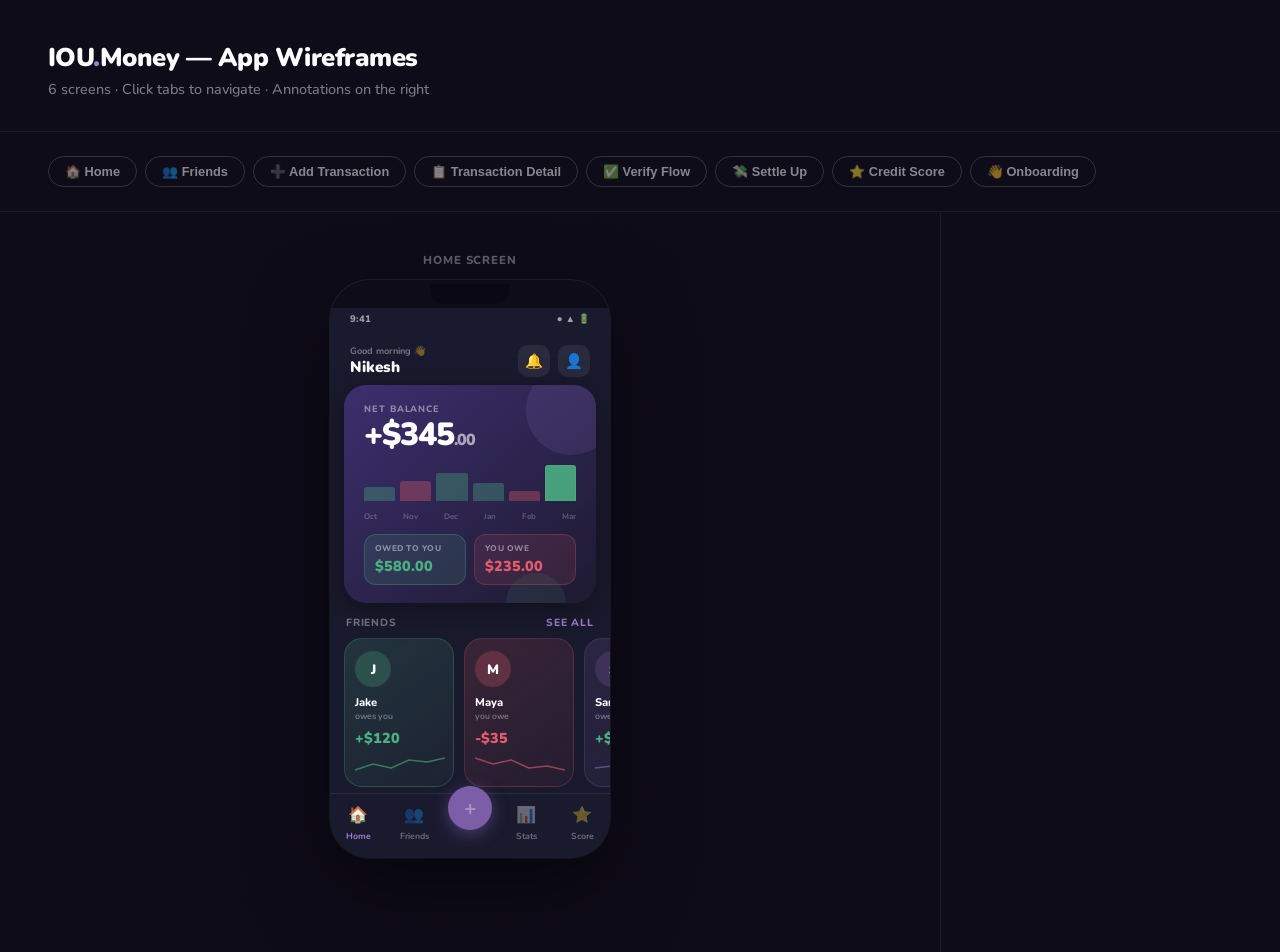
<file: wireframe_v2.html>
<!doctype html>
<html lang="en">
  <head>
    <meta charset="UTF-8" />
    <meta name="viewport" content="width=device-width, initial-scale=1.0" />
    <title>IOU Money — App Wireframes</title>
    <meta name="robots" content="noindex, nofollow" />
    <link
      href="https://fonts.googleapis.com/css2?family=Nunito:wght@400;500;600;700;800;900&display=swap"
      rel="stylesheet"
    />
    <style>
      *,
      *::before,
      *::after {
        box-sizing: border-box;
        margin: 0;
        padding: 0;
      }
      :root {
        --navy3: #141024;
        --navy2: #1e1a30;
        --navy: #2b2640;
        --purple: #7b5ea7;
        --purple-light: #a07fd4;
        --green: #4caf82;
        --red: #e05c6a;
        --gold: #f5a623;
        --bg: #f4f3f8;
        --card: #fff;
        --ink: #1e1a30;
        --muted: #7a748f;
      }

      body {
        font-family: "Nunito", sans-serif;
        background: #0f0c1a;
        color: #fff;
        min-height: 100vh;
      }

      /* ── HEADER ── */
      .page-header {
        padding: 40px 48px 32px;
        border-bottom: 1px solid rgba(255, 255, 255, 0.06);
      }
      .page-header h1 {
        font-weight: 900;
        font-size: 1.6rem;
        color: #fff;
        letter-spacing: -0.02em;
      }
      .page-header h1 span {
        color: var(--purple-light);
      }
      .page-header p {
        font-size: 0.9rem;
        color: rgba(255, 255, 255, 0.45);
        font-weight: 500;
        margin-top: 4px;
      }

      /* ── SCREEN NAV ── */
      .screen-nav {
        display: flex;
        gap: 8px;
        flex-wrap: wrap;
        padding: 24px 48px;
        border-bottom: 1px solid rgba(255, 255, 255, 0.06);
      }
      .screen-btn {
        padding: 7px 16px;
        border-radius: 100px;
        font-size: 0.8rem;
        font-weight: 800;
        cursor: pointer;
        border: 1.5px solid rgba(255, 255, 255, 0.15);
        background: transparent;
        color: rgba(255, 255, 255, 0.5);
        transition: all 0.2s;
      }
      .screen-btn:hover {
        border-color: var(--purple-light);
        color: var(--purple-light);
      }
      .screen-btn.active {
        background: var(--purple);
        border-color: var(--purple);
        color: #fff;
      }

      /* ── LAYOUT ── */
      .workspace {
        display: grid;
        grid-template-columns: 1fr 340px;
        gap: 0;
        min-height: calc(100vh - 160px);
      }

      /* ── ANNOTATIONS PANEL ── */
      .annotations {
        border-left: 1px solid rgba(255, 255, 255, 0.06);
        padding: 36px 32px;
        overflow-y: auto;
      }
      .ann-title {
        font-size: 0.7rem;
        font-weight: 900;
        letter-spacing: 0.1em;
        text-transform: uppercase;
        color: var(--purple-light);
        margin-bottom: 20px;
      }
      .ann-item {
        margin-bottom: 20px;
        padding-bottom: 20px;
        border-bottom: 1px solid rgba(255, 255, 255, 0.06);
      }
      .ann-item:last-child {
        border-bottom: none;
      }
      .ann-num {
        width: 22px;
        height: 22px;
        border-radius: 50%;
        background: var(--purple);
        color: #fff;
        font-size: 0.7rem;
        font-weight: 900;
        display: inline-flex;
        align-items: center;
        justify-content: center;
        margin-bottom: 8px;
      }
      .ann-item h4 {
        font-size: 0.85rem;
        font-weight: 800;
        color: #fff;
        margin-bottom: 4px;
      }
      .ann-item p {
        font-size: 0.78rem;
        color: rgba(255, 255, 255, 0.5);
        line-height: 1.6;
        font-weight: 500;
      }
      .ann-tag {
        display: inline-block;
        font-size: 0.65rem;
        font-weight: 800;
        padding: 2px 8px;
        border-radius: 100px;
        margin-top: 6px;
        text-transform: uppercase;
        letter-spacing: 0.05em;
      }
      .tag-new {
        background: rgba(76, 175, 130, 0.2);
        color: var(--green);
      }
      .tag-changed {
        background: rgba(123, 94, 167, 0.2);
        color: var(--purple-light);
      }
      .tag-removed {
        background: rgba(224, 92, 106, 0.2);
        color: var(--red);
      }

      /* ── PHONE FRAME ── */
      .phone-area {
        display: flex;
        align-items: flex-start;
        justify-content: center;
        padding: 40px 48px;
        gap: 32px;
        flex-wrap: wrap;
      }
      .phone-wrap {
        display: flex;
        flex-direction: column;
        align-items: center;
        gap: 12px;
      }
      .phone-label {
        font-size: 0.72rem;
        font-weight: 800;
        color: rgba(255, 255, 255, 0.35);
        text-transform: uppercase;
        letter-spacing: 0.08em;
      }

      .phone {
        width: 280px;
        background: #1a1a2e;
        border-radius: 40px;
        overflow: hidden;
        box-shadow:
          0 32px 80px rgba(0, 0, 0, 0.6),
          0 0 0 1px rgba(255, 255, 255, 0.08);
        position: relative;
      }
      .phone-notch {
        height: 28px;
        background: #0f0c1a;
        display: flex;
        align-items: center;
        justify-content: center;
      }
      .notch-pill {
        width: 80px;
        height: 20px;
        background: #0a0815;
        border-radius: 0 0 14px 14px;
      }

      .status-bar {
        display: flex;
        justify-content: space-between;
        align-items: center;
        padding: 4px 20px 8px;
        font-size: 0.6rem;
        font-weight: 800;
        color: rgba(255, 255, 255, 0.6);
      }

      /* ── SCREEN CONTENT ── */
      .screen {
        display: none;
      }
      .screen.active {
        display: block;
      }

      /* colors */
      .c-green {
        color: var(--green);
      }
      .c-red {
        color: var(--red);
      }
      .c-purple {
        color: var(--purple-light);
      }
      .c-muted {
        color: rgba(255, 255, 255, 0.4);
      }
      .c-gold {
        color: var(--gold);
      }

      /* ── SHARED COMPONENTS ── */
      .app-header {
        padding: 12px 20px;
        display: flex;
        align-items: center;
        justify-content: space-between;
      }
      .app-header .title {
        font-size: 1rem;
        font-weight: 900;
      }
      .icon-btn {
        width: 32px;
        height: 32px;
        border-radius: 10px;
        background: rgba(255, 255, 255, 0.07);
        display: flex;
        align-items: center;
        justify-content: center;
        font-size: 0.9rem;
        cursor: pointer;
      }

      /* bottom nav */
      .bottom-nav {
        display: flex;
        border-top: 1px solid rgba(255, 255, 255, 0.08);
        padding: 10px 0 16px;
      }
      .nav-item {
        flex: 1;
        display: flex;
        flex-direction: column;
        align-items: center;
        gap: 4px;
        font-size: 0.55rem;
        font-weight: 700;
        color: rgba(255, 255, 255, 0.35);
        cursor: pointer;
      }
      .nav-item.active {
        color: var(--purple-light);
      }
      .nav-item .nav-icon {
        font-size: 1rem;
      }
      .nav-fab {
        width: 44px;
        height: 44px;
        border-radius: 50%;
        background: var(--purple);
        display: flex;
        align-items: center;
        justify-content: center;
        font-size: 1.3rem;
        margin-top: -18px;
        box-shadow: 0 4px 16px rgba(123, 94, 167, 0.5);
      }

      /* cards */
      .card {
        background: rgba(255, 255, 255, 0.06);
        border-radius: 16px;
        padding: 14px 16px;
        margin: 0 16px 10px;
        border: 1px solid rgba(255, 255, 255, 0.07);
      }
      .card-white {
        background: #fff;
        border-radius: 16px;
        padding: 14px 16px;
        margin: 0 16px 10px;
        color: var(--ink);
      }

      /* summary bar */
      .summary-bar {
        margin: 0 16px 14px;
        background: linear-gradient(135deg, var(--purple) 0%, #5b21b6 100%);
        border-radius: 18px;
        padding: 16px 18px;
        box-shadow: 0 8px 24px rgba(123, 94, 167, 0.4);
      }
      .summary-bar .label {
        font-size: 0.6rem;
        font-weight: 800;
        opacity: 0.7;
        text-transform: uppercase;
        letter-spacing: 0.08em;
      }
      .summary-bar .amount {
        font-size: 1.5rem;
        font-weight: 900;
        letter-spacing: -0.02em;
      }
      .summary-row {
        display: flex;
        gap: 12px;
        margin-top: 12px;
      }
      .summary-pill {
        flex: 1;
        background: rgba(255, 255, 255, 0.15);
        border-radius: 10px;
        padding: 8px 10px;
      }
      .summary-pill .s-label {
        font-size: 0.55rem;
        font-weight: 700;
        opacity: 0.7;
        text-transform: uppercase;
      }
      .summary-pill .s-amount {
        font-size: 0.85rem;
        font-weight: 900;
        margin-top: 2px;
      }

      /* section header */
      .section-hdr {
        display: flex;
        justify-content: space-between;
        align-items: center;
        padding: 0 16px 8px;
        font-size: 0.65rem;
        font-weight: 800;
        color: rgba(255, 255, 255, 0.4);
        text-transform: uppercase;
        letter-spacing: 0.08em;
      }
      .section-hdr a {
        color: var(--purple-light);
        cursor: pointer;
      }

      /* people row */
      .people-scroll {
        display: flex;
        gap: 10px;
        padding: 0 16px 14px;
        overflow-x: auto;
      }
      .person-chip {
        display: flex;
        flex-direction: column;
        align-items: center;
        gap: 4px;
        cursor: pointer;
        flex-shrink: 0;
      }
      .person-avatar {
        width: 44px;
        height: 44px;
        border-radius: 50%;
        display: flex;
        align-items: center;
        justify-content: center;
        font-size: 0.9rem;
        font-weight: 900;
        position: relative;
      }
      .person-avatar .badge {
        position: absolute;
        bottom: -2px;
        right: -2px;
        width: 14px;
        height: 14px;
        border-radius: 50%;
        font-size: 0.45rem;
        font-weight: 900;
        display: flex;
        align-items: center;
        justify-content: center;
        border: 2px solid #1a1a2e;
      }
      .person-chip .p-name {
        font-size: 0.55rem;
        font-weight: 700;
        color: rgba(255, 255, 255, 0.6);
      }
      .person-chip .p-amount {
        font-size: 0.6rem;
        font-weight: 900;
      }

      /* transaction row */
      .trn-row {
        display: flex;
        align-items: center;
        gap: 10px;
        padding: 10px 16px;
        border-bottom: 1px solid rgba(255, 255, 255, 0.05);
        cursor: pointer;
      }
      .trn-row:hover {
        background: rgba(255, 255, 255, 0.03);
      }
      .trn-avatar {
        width: 36px;
        height: 36px;
        border-radius: 50%;
        display: flex;
        align-items: center;
        justify-content: center;
        font-size: 0.8rem;
        font-weight: 900;
        flex-shrink: 0;
      }
      .trn-info {
        flex: 1;
      }
      .trn-name {
        font-size: 0.8rem;
        font-weight: 800;
        color: #fff;
      }
      .trn-note {
        font-size: 0.65rem;
        color: rgba(255, 255, 255, 0.4);
        font-weight: 500;
        margin-top: 1px;
      }
      .trn-right {
        text-align: right;
      }
      .trn-amount {
        font-size: 0.85rem;
        font-weight: 900;
      }
      .trn-date {
        font-size: 0.6rem;
        color: rgba(255, 255, 255, 0.35);
        margin-top: 1px;
      }
      .trn-unverified {
        width: 6px;
        height: 6px;
        border-radius: 50%;
        background: var(--gold);
        flex-shrink: 0;
      }

      /* filter pills */
      .filter-row {
        display: flex;
        gap: 8px;
        padding: 0 16px 12px;
      }
      .filter-pill {
        padding: 5px 12px;
        border-radius: 100px;
        font-size: 0.65rem;
        font-weight: 800;
        border: 1.5px solid rgba(255, 255, 255, 0.15);
        color: rgba(255, 255, 255, 0.5);
        cursor: pointer;
      }
      .filter-pill.active {
        background: var(--purple);
        border-color: var(--purple);
        color: #fff;
      }

      /* detail screen */
      .detail-hero {
        padding: 16px 20px 20px;
        background: linear-gradient(160deg, var(--navy2) 0%, #2d2148 100%);
      }
      .detail-people {
        display: flex;
        align-items: center;
        gap: 0;
        margin-bottom: 14px;
      }
      .detail-avatar {
        width: 44px;
        height: 44px;
        border-radius: 50%;
        display: flex;
        align-items: center;
        justify-content: center;
        font-size: 0.9rem;
        font-weight: 900;
        border: 2px solid #1a1a2e;
      }
      .detail-vs {
        font-size: 0.55rem;
        font-weight: 900;
        color: rgba(255, 255, 255, 0.4);
        margin: 0 6px;
      }
      .detail-amount {
        font-size: 1.8rem;
        font-weight: 900;
        letter-spacing: -0.02em;
      }
      .detail-sub {
        font-size: 0.7rem;
        color: rgba(255, 255, 255, 0.45);
        font-weight: 500;
      }

      .detail-row {
        display: flex;
        justify-content: space-between;
        padding: 10px 20px;
        border-bottom: 1px solid rgba(255, 255, 255, 0.05);
        font-size: 0.75rem;
      }
      .detail-row .dr-label {
        color: rgba(255, 255, 255, 0.4);
        font-weight: 600;
      }
      .detail-row .dr-val {
        color: #fff;
        font-weight: 700;
      }

      /* progress bar */
      .progress-wrap {
        padding: 14px 20px;
      }
      .progress-label {
        display: flex;
        justify-content: space-between;
        font-size: 0.65rem;
        font-weight: 700;
        margin-bottom: 6px;
      }
      .progress-label .pl-paid {
        color: var(--green);
      }
      .progress-label .pl-rem {
        color: rgba(255, 255, 255, 0.4);
      }
      .progress-bar {
        height: 6px;
        border-radius: 100px;
        background: rgba(255, 255, 255, 0.1);
        overflow: hidden;
      }
      .progress-fill {
        height: 100%;
        border-radius: 100px;
        background: var(--green);
      }

      /* verify banner — new calm style */
      .verify-banner {
        margin: 10px 16px;
        background: rgba(245, 166, 35, 0.12);
        border: 1px solid rgba(245, 166, 35, 0.3);
        border-radius: 12px;
        padding: 10px 14px;
        display: flex;
        align-items: center;
        justify-content: space-between;
      }
      .verify-banner p {
        font-size: 0.7rem;
        font-weight: 700;
        color: var(--gold);
      }
      .verify-actions {
        display: flex;
        gap: 8px;
        align-items: center;
      }
      .btn-verify {
        background: var(--green);
        color: #fff;
        padding: 5px 12px;
        border-radius: 8px;
        font-size: 0.65rem;
        font-weight: 900;
        cursor: pointer;
      }
      .btn-reject {
        color: rgba(255, 255, 255, 0.4);
        font-size: 0.65rem;
        font-weight: 700;
        cursor: pointer;
        text-decoration: underline;
      }

      /* settle modal */
      .modal-overlay {
        position: absolute;
        inset: 0;
        background: rgba(0, 0, 0, 0.6);
        display: flex;
        align-items: flex-end;
        border-radius: 40px;
        overflow: hidden;
      }
      .modal-sheet {
        width: 100%;
        background: #1e1a30;
        border-radius: 20px 20px 0 0;
        padding: 20px;
      }
      .modal-handle {
        width: 36px;
        height: 4px;
        border-radius: 2px;
        background: rgba(255, 255, 255, 0.2);
        margin: 0 auto 16px;
      }
      .modal-title {
        font-size: 0.9rem;
        font-weight: 900;
        margin-bottom: 4px;
      }
      .modal-sub {
        font-size: 0.7rem;
        color: rgba(255, 255, 255, 0.4);
        font-weight: 500;
        margin-bottom: 14px;
      }
      .amount-input {
        background: rgba(255, 255, 255, 0.07);
        border: 1.5px solid var(--purple);
        border-radius: 12px;
        padding: 10px 14px;
        font-size: 1.1rem;
        font-weight: 900;
        color: #fff;
        width: 100%;
        margin-bottom: 10px;
        font-family: "Nunito", sans-serif;
      }
      .quick-amounts {
        display: flex;
        gap: 8px;
        margin-bottom: 14px;
      }
      .quick-pill {
        flex: 1;
        padding: 6px;
        border-radius: 8px;
        background: rgba(255, 255, 255, 0.07);
        font-size: 0.65rem;
        font-weight: 800;
        text-align: center;
        cursor: pointer;
        color: rgba(255, 255, 255, 0.6);
      }
      .btn-full {
        width: 100%;
        padding: 13px;
        background: var(--purple);
        color: #fff;
        border-radius: 14px;
        font-size: 0.85rem;
        font-weight: 900;
        text-align: center;
        cursor: pointer;
        box-shadow: 0 4px 16px rgba(123, 94, 167, 0.4);
      }

      /* credit score */
      .score-hero {
        margin: 0 16px 12px;
        background: linear-gradient(135deg, #1e1a30 0%, #2d2148 100%);
        border-radius: 18px;
        padding: 18px;
        border: 1px solid rgba(123, 94, 167, 0.2);
        position: relative;
        overflow: hidden;
      }
      .score-hero::before {
        content: "";
        position: absolute;
        top: -30px;
        right: -30px;
        width: 120px;
        height: 120px;
        border-radius: 50%;
        background: rgba(123, 94, 167, 0.15);
      }
      .score-label {
        font-size: 0.6rem;
        font-weight: 800;
        color: rgba(255, 255, 255, 0.4);
        text-transform: uppercase;
        letter-spacing: 0.08em;
      }
      .score-number {
        font-size: 2.8rem;
        font-weight: 900;
        letter-spacing: -0.04em;
        color: var(--gold);
        line-height: 1;
      }
      .score-max {
        font-size: 0.7rem;
        color: rgba(255, 255, 255, 0.3);
        font-weight: 700;
      }
      .score-grade {
        display: inline-block;
        padding: 3px 10px;
        background: rgba(245, 166, 35, 0.2);
        color: var(--gold);
        border-radius: 100px;
        font-size: 0.65rem;
        font-weight: 900;
        margin-top: 6px;
      }

      /* teaser / blur */
      .score-teaser {
        margin: 0 16px 12px;
        background: linear-gradient(135deg, #1e1a30 0%, #2d2148 100%);
        border-radius: 18px;
        padding: 18px;
        border: 1px solid rgba(123, 94, 167, 0.2);
        position: relative;
        overflow: hidden;
      }
      .score-blur {
        filter: blur(6px);
        pointer-events: none;
      }
      .teaser-lock {
        position: absolute;
        inset: 0;
        display: flex;
        flex-direction: column;
        align-items: center;
        justify-content: center;
        background: rgba(14, 10, 30, 0.5);
        border-radius: 18px;
      }
      .lock-icon {
        font-size: 1.4rem;
        margin-bottom: 6px;
      }
      .lock-text {
        font-size: 0.65rem;
        font-weight: 800;
        color: rgba(255, 255, 255, 0.8);
        text-align: center;
        line-height: 1.4;
      }
      .lock-btn {
        margin-top: 8px;
        padding: 5px 14px;
        background: var(--purple);
        color: #fff;
        border-radius: 100px;
        font-size: 0.6rem;
        font-weight: 900;
      }

      .score-factors {
        padding: 0 16px;
      }
      .factor-row {
        display: flex;
        align-items: center;
        gap: 10px;
        padding: 10px 0;
        border-bottom: 1px solid rgba(255, 255, 255, 0.05);
      }
      .factor-icon {
        font-size: 1rem;
        width: 20px;
        text-align: center;
      }
      .factor-info {
        flex: 1;
      }
      .factor-name {
        font-size: 0.72rem;
        font-weight: 800;
        color: #fff;
      }
      .factor-bar {
        height: 4px;
        border-radius: 2px;
        background: rgba(255, 255, 255, 0.1);
        margin-top: 4px;
        overflow: hidden;
      }
      .factor-fill {
        height: 100%;
        border-radius: 2px;
      }
      .factor-val {
        font-size: 0.65rem;
        font-weight: 900;
      }

      /* stats */
      .stats-grid {
        display: grid;
        grid-template-columns: 1fr 1fr;
        gap: 10px;
        padding: 0 16px 12px;
      }
      .stat-card {
        background: rgba(255, 255, 255, 0.06);
        border-radius: 14px;
        padding: 12px;
        border: 1px solid rgba(255, 255, 255, 0.07);
      }
      .stat-icon {
        font-size: 1rem;
        margin-bottom: 6px;
      }
      .stat-val {
        font-size: 1rem;
        font-weight: 900;
      }
      .stat-lbl {
        font-size: 0.6rem;
        color: rgba(255, 255, 255, 0.4);
        font-weight: 600;
        margin-top: 2px;
      }

      /* onboarding */
      .onboard-step {
        padding: 24px 20px;
        display: flex;
        flex-direction: column;
        align-items: center;
        text-align: center;
      }
      .onboard-illo {
        font-size: 3.5rem;
        margin-bottom: 16px;
      }
      .onboard-title {
        font-size: 1.1rem;
        font-weight: 900;
        margin-bottom: 8px;
      }
      .onboard-sub {
        font-size: 0.75rem;
        color: rgba(255, 255, 255, 0.5);
        font-weight: 500;
        line-height: 1.6;
        margin-bottom: 20px;
      }
      .dots {
        display: flex;
        gap: 6px;
        justify-content: center;
        margin-bottom: 20px;
      }
      .dot {
        width: 6px;
        height: 6px;
        border-radius: 3px;
        background: rgba(255, 255, 255, 0.2);
      }
      .dot.active {
        width: 18px;
        background: var(--purple-light);
      }
      .btn-next {
        width: 100%;
        padding: 13px;
        background: var(--purple);
        color: #fff;
        border-radius: 14px;
        font-size: 0.85rem;
        font-weight: 900;
        text-align: center;
        cursor: pointer;
      }
      .btn-skip {
        font-size: 0.7rem;
        color: rgba(255, 255, 255, 0.35);
        font-weight: 700;
        margin-top: 10px;
        cursor: pointer;
      }

      .input-field {
        width: 100%;
        background: rgba(255, 255, 255, 0.07);
        border: 1.5px solid rgba(255, 255, 255, 0.1);
        border-radius: 12px;
        padding: 10px 14px;
        font-size: 0.8rem;
        color: #fff;
        font-family: "Nunito", sans-serif;
        margin-bottom: 10px;
      }
      .input-field::placeholder {
        color: rgba(255, 255, 255, 0.3);
      }

      /* add transaction */
      .add-screen {
        padding: 0 16px;
      }
      .add-type-row {
        display: flex;
        gap: 10px;
        margin-bottom: 14px;
      }
      .type-btn {
        flex: 1;
        padding: 10px;
        border-radius: 12px;
        font-size: 0.75rem;
        font-weight: 900;
        text-align: center;
        cursor: pointer;
        border: 2px solid rgba(255, 255, 255, 0.1);
        color: rgba(255, 255, 255, 0.4);
      }
      .type-btn.they-owe {
        border-color: var(--green);
        color: var(--green);
        background: rgba(76, 175, 130, 0.1);
      }
      .type-btn.i-owe {
        border-color: var(--red);
        color: var(--red);
        background: rgba(224, 92, 106, 0.1);
      }

      .friend-selector {
        display: flex;
        align-items: center;
        gap: 10px;
        background: rgba(255, 255, 255, 0.07);
        border: 1.5px solid rgba(255, 255, 255, 0.1);
        border-radius: 12px;
        padding: 10px 14px;
        margin-bottom: 10px;
        cursor: pointer;
      }
      .friend-selector span {
        font-size: 0.8rem;
        color: rgba(255, 255, 255, 0.5);
        font-weight: 600;
      }

      .amount-big {
        text-align: center;
        padding: 16px 0 10px;
      }
      .amount-big .currency {
        font-size: 0.8rem;
        color: rgba(255, 255, 255, 0.4);
        font-weight: 700;
      }
      .amount-big .value {
        font-size: 2.4rem;
        font-weight: 900;
        letter-spacing: -0.04em;
      }

      /* screen scroll area */
      .screen-scroll {
        overflow-y: auto;
        max-height: 460px;
      }

      @media (max-width: 900px) {
        .workspace {
          grid-template-columns: 1fr;
        }
        .annotations {
          border-left: none;
          border-top: 1px solid rgba(255, 255, 255, 0.06);
        }
        .screen-nav,
        .page-header {
          padding: 20px;
        }
        .phone-area {
          padding: 24px 20px;
        }
      }
    </style>
  </head>
  <body>
    <div class="page-header">
      <h1>IOU<span>.</span>Money — App Wireframes</h1>
      <p>6 screens · Click tabs to navigate · Annotations on the right</p>
    </div>

    <div class="screen-nav">
      <button class="screen-btn active" onclick="showScreen('home')">
        🏠 Home
      </button>
      <button class="screen-btn" onclick="showScreen('friends')">
        👥 Friends
      </button>
      <button class="screen-btn" onclick="showScreen('add')">
        ➕ Add Transaction
      </button>
      <button class="screen-btn" onclick="showScreen('detail')">
        📋 Transaction Detail
      </button>
      <button class="screen-btn" onclick="showScreen('verify')">
        ✅ Verify Flow
      </button>
      <button class="screen-btn" onclick="showScreen('settle')">
        💸 Settle Up
      </button>
      <button class="screen-btn" onclick="showScreen('score')">
        ⭐ Credit Score
      </button>
      <button class="screen-btn" onclick="showScreen('onboard')">
        👋 Onboarding
      </button>
    </div>

    <div class="workspace">
      <div class="phone-area">
        <!-- ══ HOME ══ -->
        <div class="screen active" id="screen-home">
          <div class="phone-wrap">
            <div class="phone-label">Home Screen</div>
            <div class="phone">
              <div class="phone-notch"><div class="notch-pill"></div></div>
              <div class="status-bar"><span>9:41</span><span>● ▲ 🔋</span></div>
              <div class="screen-scroll">
                <!-- Header -->
                <div class="app-header" style="padding-bottom: 8px">
                  <div>
                    <div
                      style="
                        font-size: 0.58rem;
                        color: rgba(255, 255, 255, 0.4);
                        font-weight: 700;
                      "
                    >
                      Good morning 👋
                    </div>
                    <div style="font-size: 0.95rem; font-weight: 900">
                      Nikesh
                    </div>
                  </div>
                  <div style="display: flex; gap: 8px">
                    <div class="icon-btn">🔔</div>
                    <div class="icon-btn">👤</div>
                  </div>
                </div>

                <!-- Hero balance card — dark gradient, big number -->
                <div
                  style="
                    margin: 0 14px 12px;
                    background: linear-gradient(
                      140deg,
                      #3b2f6e 0%,
                      #1e1a30 100%
                    );
                    border-radius: 22px;
                    padding: 18px 20px;
                    position: relative;
                    overflow: hidden;
                    box-shadow: 0 8px 32px rgba(0, 0, 0, 0.4);
                  "
                >
                  <!-- decorative circles -->
                  <div
                    style="
                      position: absolute;
                      top: -20px;
                      right: -20px;
                      width: 90px;
                      height: 90px;
                      border-radius: 50%;
                      background: rgba(123, 94, 167, 0.2);
                    "
                  ></div>
                  <div
                    style="
                      position: absolute;
                      bottom: -30px;
                      right: 30px;
                      width: 60px;
                      height: 60px;
                      border-radius: 50%;
                      background: rgba(76, 175, 130, 0.1);
                    "
                  ></div>

                  <div
                    style="
                      font-size: 0.58rem;
                      font-weight: 800;
                      color: rgba(255, 255, 255, 0.45);
                      text-transform: uppercase;
                      letter-spacing: 0.1em;
                      margin-bottom: 4px;
                    "
                  >
                    Net Balance
                  </div>
                  <div
                    style="
                      font-size: 2rem;
                      font-weight: 900;
                      letter-spacing: -0.03em;
                      line-height: 1;
                    "
                  >
                    +$345<span style="font-size: 1rem; opacity: 0.6">.00</span>
                  </div>

                  <!-- Mini bar chart — 6 months -->
                  <div
                    style="
                      margin: 14px 0 10px;
                      display: flex;
                      align-items: flex-end;
                      gap: 5px;
                      height: 36px;
                    "
                  >
                    <div
                      style="
                        flex: 1;
                        display: flex;
                        flex-direction: column;
                        align-items: center;
                        gap: 2px;
                      "
                    >
                      <div
                        style="
                          width: 100%;
                          border-radius: 3px 3px 0 0;
                          background: rgba(76, 175, 130, 0.35);
                          height: 14px;
                        "
                      ></div>
                    </div>
                    <div
                      style="
                        flex: 1;
                        display: flex;
                        flex-direction: column;
                        align-items: center;
                        gap: 2px;
                      "
                    >
                      <div
                        style="
                          width: 100%;
                          border-radius: 3px 3px 0 0;
                          background: rgba(224, 92, 106, 0.35);
                          height: 20px;
                        "
                      ></div>
                    </div>
                    <div
                      style="
                        flex: 1;
                        display: flex;
                        flex-direction: column;
                        align-items: center;
                        gap: 2px;
                      "
                    >
                      <div
                        style="
                          width: 100%;
                          border-radius: 3px 3px 0 0;
                          background: rgba(76, 175, 130, 0.35);
                          height: 28px;
                        "
                      ></div>
                    </div>
                    <div
                      style="
                        flex: 1;
                        display: flex;
                        flex-direction: column;
                        align-items: center;
                        gap: 2px;
                      "
                    >
                      <div
                        style="
                          width: 100%;
                          border-radius: 3px 3px 0 0;
                          background: rgba(76, 175, 130, 0.35);
                          height: 18px;
                        "
                      ></div>
                    </div>
                    <div
                      style="
                        flex: 1;
                        display: flex;
                        flex-direction: column;
                        align-items: center;
                        gap: 2px;
                      "
                    >
                      <div
                        style="
                          width: 100%;
                          border-radius: 3px 3px 0 0;
                          background: rgba(224, 92, 106, 0.35);
                          height: 10px;
                        "
                      ></div>
                    </div>
                    <div
                      style="
                        flex: 1;
                        display: flex;
                        flex-direction: column;
                        align-items: center;
                        gap: 2px;
                      "
                    >
                      <div
                        style="
                          width: 100%;
                          border-radius: 3px 3px 0 0;
                          background: rgba(76, 175, 130, 0.9);
                          height: 36px;
                          border: 1px solid rgba(76, 175, 130, 0.5);
                        "
                      ></div>
                    </div>
                  </div>
                  <div
                    style="
                      display: flex;
                      justify-content: space-between;
                      font-size: 0.5rem;
                      color: rgba(255, 255, 255, 0.25);
                      font-weight: 700;
                    "
                  >
                    <span>Oct</span><span>Nov</span><span>Dec</span
                    ><span>Jan</span><span>Feb</span><span>Mar</span>
                  </div>

                  <!-- Owed / Owe pills -->
                  <div style="display: flex; gap: 8px; margin-top: 12px">
                    <div
                      style="
                        flex: 1;
                        background: rgba(76, 175, 130, 0.15);
                        border: 1px solid rgba(76, 175, 130, 0.3);
                        border-radius: 12px;
                        padding: 8px 10px;
                      "
                    >
                      <div
                        style="
                          font-size: 0.52rem;
                          font-weight: 800;
                          color: rgba(255, 255, 255, 0.45);
                          text-transform: uppercase;
                          letter-spacing: 0.06em;
                        "
                      >
                        Owed to you
                      </div>
                      <div
                        style="
                          font-size: 0.9rem;
                          font-weight: 900;
                          color: #4caf82;
                          margin-top: 2px;
                        "
                      >
                        $580.00
                      </div>
                    </div>
                    <div
                      style="
                        flex: 1;
                        background: rgba(224, 92, 106, 0.12);
                        border: 1px solid rgba(224, 92, 106, 0.25);
                        border-radius: 12px;
                        padding: 8px 10px;
                      "
                    >
                      <div
                        style="
                          font-size: 0.52rem;
                          font-weight: 800;
                          color: rgba(255, 255, 255, 0.45);
                          text-transform: uppercase;
                          letter-spacing: 0.06em;
                        "
                      >
                        You owe
                      </div>
                      <div
                        style="
                          font-size: 0.9rem;
                          font-weight: 900;
                          color: #e05c6a;
                          margin-top: 2px;
                        "
                      >
                        $235.00
                      </div>
                    </div>
                  </div>
                </div>

                <!-- Friend cards — horizontal scroll, bigger cards -->
                <div class="section-hdr">
                  <span>Friends</span><a>See all</a>
                </div>
                <div
                  style="
                    display: flex;
                    gap: 10px;
                    padding: 0 14px 14px;
                    overflow-x: auto;
                  "
                >
                  <!-- Friend card: Jake — owes you -->
                  <div
                    style="
                      flex-shrink: 0;
                      width: 110px;
                      background: linear-gradient(
                        145deg,
                        rgba(76, 175, 130, 0.18),
                        rgba(76, 175, 130, 0.06)
                      );
                      border: 1px solid rgba(76, 175, 130, 0.25);
                      border-radius: 18px;
                      padding: 12px 10px;
                      cursor: pointer;
                    "
                  >
                    <div
                      style="
                        width: 36px;
                        height: 36px;
                        border-radius: 50%;
                        background: rgba(76, 175, 130, 0.25);
                        display: flex;
                        align-items: center;
                        justify-content: center;
                        font-size: 0.85rem;
                        font-weight: 900;
                        margin-bottom: 8px;
                      "
                    >
                      J
                    </div>
                    <div
                      style="font-size: 0.7rem; font-weight: 800; color: #fff"
                    >
                      Jake
                    </div>
                    <div
                      style="
                        font-size: 0.55rem;
                        color: rgba(255, 255, 255, 0.4);
                        font-weight: 600;
                        margin-bottom: 6px;
                      "
                    >
                      owes you
                    </div>
                    <div
                      style="
                        font-size: 0.9rem;
                        font-weight: 900;
                        color: #4caf82;
                      "
                    >
                      +$120
                    </div>
                    <!-- mini sparkline -->
                    <svg
                      width="90"
                      height="20"
                      style="margin-top: 6px; display: block"
                    >
                      <polyline
                        points="0,16 18,10 36,14 54,6 72,8 90,4"
                        fill="none"
                        stroke="rgba(76,175,130,0.6)"
                        stroke-width="1.5"
                        stroke-linecap="round"
                        stroke-linejoin="round"
                      />
                    </svg>
                  </div>

                  <!-- Friend card: Maya — you owe -->
                  <div
                    style="
                      flex-shrink: 0;
                      width: 110px;
                      background: linear-gradient(
                        145deg,
                        rgba(224, 92, 106, 0.16),
                        rgba(224, 92, 106, 0.05)
                      );
                      border: 1px solid rgba(224, 92, 106, 0.22);
                      border-radius: 18px;
                      padding: 12px 10px;
                      cursor: pointer;
                    "
                  >
                    <div
                      style="
                        width: 36px;
                        height: 36px;
                        border-radius: 50%;
                        background: rgba(224, 92, 106, 0.25);
                        display: flex;
                        align-items: center;
                        justify-content: center;
                        font-size: 0.85rem;
                        font-weight: 900;
                        margin-bottom: 8px;
                      "
                    >
                      M
                    </div>
                    <div
                      style="font-size: 0.7rem; font-weight: 800; color: #fff"
                    >
                      Maya
                    </div>
                    <div
                      style="
                        font-size: 0.55rem;
                        color: rgba(255, 255, 255, 0.4);
                        font-weight: 600;
                        margin-bottom: 6px;
                      "
                    >
                      you owe
                    </div>
                    <div
                      style="
                        font-size: 0.9rem;
                        font-weight: 900;
                        color: #e05c6a;
                      "
                    >
                      -$35
                    </div>
                    <svg
                      width="90"
                      height="20"
                      style="margin-top: 6px; display: block"
                    >
                      <polyline
                        points="0,4 18,10 36,6 54,14 72,12 90,16"
                        fill="none"
                        stroke="rgba(224,92,106,0.6)"
                        stroke-width="1.5"
                        stroke-linecap="round"
                        stroke-linejoin="round"
                      />
                    </svg>
                  </div>

                  <!-- Friend card: Sam — owes you -->
                  <div
                    style="
                      flex-shrink: 0;
                      width: 110px;
                      background: linear-gradient(
                        145deg,
                        rgba(123, 94, 167, 0.18),
                        rgba(123, 94, 167, 0.06)
                      );
                      border: 1px solid rgba(123, 94, 167, 0.25);
                      border-radius: 18px;
                      padding: 12px 10px;
                      cursor: pointer;
                    "
                  >
                    <div
                      style="
                        width: 36px;
                        height: 36px;
                        border-radius: 50%;
                        background: rgba(123, 94, 167, 0.25);
                        display: flex;
                        align-items: center;
                        justify-content: center;
                        font-size: 0.85rem;
                        font-weight: 900;
                        margin-bottom: 8px;
                      "
                    >
                      S
                    </div>
                    <div
                      style="font-size: 0.7rem; font-weight: 800; color: #fff"
                    >
                      Sam
                    </div>
                    <div
                      style="
                        font-size: 0.55rem;
                        color: rgba(255, 255, 255, 0.4);
                        font-weight: 600;
                        margin-bottom: 6px;
                      "
                    >
                      owes you
                    </div>
                    <div
                      style="
                        font-size: 0.9rem;
                        font-weight: 900;
                        color: #4caf82;
                      "
                    >
                      +$80
                    </div>
                    <svg
                      width="90"
                      height="20"
                      style="margin-top: 6px; display: block"
                    >
                      <polyline
                        points="0,14 18,12 36,8 54,10 72,6 90,4"
                        fill="none"
                        stroke="rgba(123,94,167,0.7)"
                        stroke-width="1.5"
                        stroke-linecap="round"
                        stroke-linejoin="round"
                      />
                    </svg>
                  </div>

                  <!-- Friend card: Raj — pending -->
                  <div
                    style="
                      flex-shrink: 0;
                      width: 110px;
                      background: linear-gradient(
                        145deg,
                        rgba(245, 166, 35, 0.14),
                        rgba(245, 166, 35, 0.04)
                      );
                      border: 1px solid rgba(245, 166, 35, 0.22);
                      border-radius: 18px;
                      padding: 12px 10px;
                      cursor: pointer;
                    "
                  >
                    <div
                      style="
                        width: 36px;
                        height: 36px;
                        border-radius: 50%;
                        background: rgba(245, 166, 35, 0.2);
                        display: flex;
                        align-items: center;
                        justify-content: center;
                        font-size: 0.85rem;
                        font-weight: 900;
                        margin-bottom: 8px;
                      "
                    >
                      R
                    </div>
                    <div
                      style="font-size: 0.7rem; font-weight: 800; color: #fff"
                    >
                      Raj
                    </div>
                    <div
                      style="
                        font-size: 0.55rem;
                        color: rgba(255, 255, 255, 0.4);
                        font-weight: 600;
                        margin-bottom: 6px;
                      "
                    >
                      awaiting confirm
                    </div>
                    <div
                      style="
                        font-size: 0.68rem;
                        font-weight: 800;
                        color: #f5a623;
                      "
                    >
                      ⏳ Pending
                    </div>
                    <div
                      style="
                        margin-top: 8px;
                        height: 4px;
                        border-radius: 2px;
                        background: rgba(245, 166, 35, 0.15);
                        overflow: hidden;
                      "
                    >
                      <div
                        style="
                          width: 40%;
                          height: 100%;
                          background: rgba(245, 166, 35, 0.5);
                          border-radius: 2px;
                        "
                      ></div>
                    </div>
                  </div>
                </div>

                <!-- Recent — just 2 rows, clean -->
                <div class="section-hdr">
                  <span>Recent activity</span><a>All</a>
                </div>
                <div class="trn-row">
                  <div
                    class="trn-avatar"
                    style="background: rgba(76, 175, 130, 0.2)"
                  >
                    J
                  </div>
                  <div class="trn-info">
                    <div class="trn-name">Jake · Lunch at Himalayan</div>
                    <div class="trn-note">2 days ago</div>
                  </div>
                  <div
                    class="trn-amount c-green"
                    style="font-size: 0.85rem; font-weight: 900"
                  >
                    +$120
                  </div>
                </div>
                <div class="trn-row">
                  <div
                    class="trn-avatar"
                    style="background: rgba(224, 92, 106, 0.2)"
                  >
                    M
                  </div>
                  <div class="trn-info">
                    <div class="trn-name">Maya · Taxi to airport</div>
                    <div class="trn-note" style="color: #f5a623">
                      ⏳ Unconfirmed · Yesterday
                    </div>
                  </div>
                  <div
                    class="trn-amount c-red"
                    style="font-size: 0.85rem; font-weight: 900"
                  >
                    -$35
                  </div>
                </div>
              </div>

              <div class="bottom-nav">
                <div class="nav-item active">
                  <div class="nav-icon">🏠</div>
                  <span>Home</span>
                </div>
                <div class="nav-item">
                  <div class="nav-icon">👥</div>
                  <span>Friends</span>
                </div>
                <div class="nav-item"><div class="nav-fab">+</div></div>
                <div class="nav-item">
                  <div class="nav-icon">📊</div>
                  <span>Stats</span>
                </div>
                <div class="nav-item">
                  <div class="nav-icon">⭐</div>
                  <span>Score</span>
                </div>
              </div>
            </div>
          </div>
        </div>

        <!-- ══ FRIENDS TAB ══ -->
        <div class="screen" id="screen-friends">
          <div class="phone-wrap">
            <div class="phone-label">Friends Tab</div>
            <div class="phone">
              <div class="phone-notch"><div class="notch-pill"></div></div>
              <div class="status-bar"><span>9:41</span><span>● ▲ 🔋</span></div>
              <div class="screen-scroll">
                <div class="app-header">
                  <div class="title">Friends</div>
                  <div class="icon-btn" style="font-size: 1rem">＋</div>
                </div>

                <!-- Search -->
                <div
                  style="
                    margin: 0 14px 12px;
                    background: rgba(255, 255, 255, 0.06);
                    border-radius: 12px;
                    padding: 9px 14px;
                    display: flex;
                    align-items: center;
                    gap: 8px;
                  "
                >
                  <span style="font-size: 0.8rem; opacity: 0.4">🔍</span>
                  <span
                    style="
                      font-size: 0.72rem;
                      color: rgba(255, 255, 255, 0.3);
                      font-weight: 600;
                    "
                    >Search friends…</span
                  >
                </div>

                <!-- Summary strip -->
                <div style="display: flex; gap: 8px; padding: 0 14px 14px">
                  <div
                    style="
                      flex: 1;
                      background: rgba(76, 175, 130, 0.12);
                      border: 1px solid rgba(76, 175, 130, 0.2);
                      border-radius: 12px;
                      padding: 10px 12px;
                    "
                  >
                    <div
                      style="
                        font-size: 0.52rem;
                        font-weight: 800;
                        color: rgba(255, 255, 255, 0.4);
                        text-transform: uppercase;
                        letter-spacing: 0.06em;
                      "
                    >
                      They owe you
                    </div>
                    <div
                      style="
                        font-size: 0.95rem;
                        font-weight: 900;
                        color: #4caf82;
                        margin-top: 3px;
                      "
                    >
                      $580
                    </div>
                    <div
                      style="
                        font-size: 0.58rem;
                        color: rgba(255, 255, 255, 0.3);
                        font-weight: 600;
                        margin-top: 1px;
                      "
                    >
                      3 friends
                    </div>
                  </div>
                  <div
                    style="
                      flex: 1;
                      background: rgba(224, 92, 106, 0.1);
                      border: 1px solid rgba(224, 92, 106, 0.2);
                      border-radius: 12px;
                      padding: 10px 12px;
                    "
                  >
                    <div
                      style="
                        font-size: 0.52rem;
                        font-weight: 800;
                        color: rgba(255, 255, 255, 0.4);
                        text-transform: uppercase;
                        letter-spacing: 0.06em;
                      "
                    >
                      You owe
                    </div>
                    <div
                      style="
                        font-size: 0.95rem;
                        font-weight: 900;
                        color: #e05c6a;
                        margin-top: 3px;
                      "
                    >
                      $235
                    </div>
                    <div
                      style="
                        font-size: 0.58rem;
                        color: rgba(255, 255, 255, 0.3);
                        font-weight: 600;
                        margin-top: 1px;
                      "
                    >
                      1 friend
                    </div>
                  </div>
                </div>

                <!-- Filter tabs -->
                <div class="filter-row" style="padding: 0 14px 10px">
                  <div class="filter-pill active">All</div>
                  <div class="filter-pill">Owe me</div>
                  <div class="filter-pill">I owe</div>
                  <div class="filter-pill">Pending</div>
                </div>

                <div class="section-hdr"><span>4 friends</span></div>

                <!-- Friend row: Jake — owes you, verified -->
                <div
                  style="
                    margin: 0 14px 8px;
                    background: rgba(255, 255, 255, 0.04);
                    border: 1px solid rgba(76, 175, 130, 0.15);
                    border-radius: 16px;
                    padding: 12px 14px;
                    cursor: pointer;
                  "
                >
                  <div style="display: flex; align-items: center; gap: 10px">
                    <div
                      style="
                        width: 40px;
                        height: 40px;
                        border-radius: 50%;
                        background: rgba(76, 175, 130, 0.2);
                        display: flex;
                        align-items: center;
                        justify-content: center;
                        font-size: 0.9rem;
                        font-weight: 900;
                        flex-shrink: 0;
                      "
                    >
                      J
                    </div>
                    <div style="flex: 1">
                      <div
                        style="
                          display: flex;
                          justify-content: space-between;
                          align-items: baseline;
                        "
                      >
                        <div
                          style="
                            font-size: 0.82rem;
                            font-weight: 800;
                            color: #fff;
                          "
                        >
                          Jake
                        </div>
                        <div
                          style="
                            font-size: 0.9rem;
                            font-weight: 900;
                            color: #4caf82;
                          "
                        >
                          +$120
                        </div>
                      </div>
                      <div
                        style="
                          display: flex;
                          justify-content: space-between;
                          align-items: center;
                          margin-top: 3px;
                        "
                      >
                        <div
                          style="
                            font-size: 0.6rem;
                            color: rgba(255, 255, 255, 0.35);
                            font-weight: 600;
                          "
                        >
                          owes you · 2 transactions
                        </div>
                        <div
                          style="
                            font-size: 0.55rem;
                            font-weight: 800;
                            color: #4caf82;
                            background: rgba(76, 175, 130, 0.15);
                            padding: 2px 7px;
                            border-radius: 100px;
                          "
                        >
                          ✓ verified
                        </div>
                      </div>
                    </div>
                  </div>
                  <!-- progress bar: how much of their debt remains -->
                  <div style="margin-top: 10px">
                    <div
                      style="
                        display: flex;
                        justify-content: space-between;
                        font-size: 0.55rem;
                        color: rgba(255, 255, 255, 0.3);
                        font-weight: 600;
                        margin-bottom: 4px;
                      "
                    >
                      <span>$80 paid back</span><span>$40 remaining</span>
                    </div>
                    <div
                      style="
                        height: 4px;
                        border-radius: 2px;
                        background: rgba(255, 255, 255, 0.08);
                        overflow: hidden;
                      "
                    >
                      <div
                        style="
                          width: 66%;
                          height: 100%;
                          background: #4caf82;
                          border-radius: 2px;
                        "
                      ></div>
                    </div>
                  </div>
                  <div style="display: flex; gap: 8px; margin-top: 10px">
                    <div
                      style="
                        flex: 1;
                        padding: 7px;
                        background: rgba(76, 175, 130, 0.15);
                        border-radius: 10px;
                        font-size: 0.62rem;
                        font-weight: 800;
                        color: #4caf82;
                        text-align: center;
                        cursor: pointer;
                      "
                    >
                      Settle up
                    </div>
                    <div
                      style="
                        flex: 1;
                        padding: 7px;
                        background: rgba(255, 255, 255, 0.06);
                        border-radius: 10px;
                        font-size: 0.62rem;
                        font-weight: 800;
                        color: rgba(255, 255, 255, 0.5);
                        text-align: center;
                        cursor: pointer;
                      "
                    >
                      View history
                    </div>
                  </div>
                </div>

                <!-- Friend row: Maya — you owe, unverified -->
                <div
                  style="
                    margin: 0 14px 8px;
                    background: rgba(255, 255, 255, 0.04);
                    border: 1px solid rgba(224, 92, 106, 0.15);
                    border-radius: 16px;
                    padding: 12px 14px;
                    cursor: pointer;
                  "
                >
                  <div style="display: flex; align-items: center; gap: 10px">
                    <div
                      style="
                        width: 40px;
                        height: 40px;
                        border-radius: 50%;
                        background: rgba(224, 92, 106, 0.2);
                        display: flex;
                        align-items: center;
                        justify-content: center;
                        font-size: 0.9rem;
                        font-weight: 900;
                        flex-shrink: 0;
                      "
                    >
                      M
                    </div>
                    <div style="flex: 1">
                      <div
                        style="
                          display: flex;
                          justify-content: space-between;
                          align-items: baseline;
                        "
                      >
                        <div
                          style="
                            font-size: 0.82rem;
                            font-weight: 800;
                            color: #fff;
                          "
                        >
                          Maya
                        </div>
                        <div
                          style="
                            font-size: 0.9rem;
                            font-weight: 900;
                            color: #e05c6a;
                          "
                        >
                          -$35
                        </div>
                      </div>
                      <div
                        style="
                          display: flex;
                          justify-content: space-between;
                          align-items: center;
                          margin-top: 3px;
                        "
                      >
                        <div
                          style="
                            font-size: 0.6rem;
                            color: rgba(255, 255, 255, 0.35);
                            font-weight: 600;
                          "
                        >
                          you owe · 1 transaction
                        </div>
                        <div
                          style="
                            font-size: 0.55rem;
                            font-weight: 800;
                            color: #f5a623;
                            background: rgba(245, 166, 35, 0.12);
                            padding: 2px 7px;
                            border-radius: 100px;
                          "
                        >
                          ⏳ unconfirmed
                        </div>
                      </div>
                    </div>
                  </div>
                  <div style="display: flex; gap: 8px; margin-top: 10px">
                    <div
                      style="
                        flex: 1;
                        padding: 7px;
                        background: rgba(224, 92, 106, 0.15);
                        border-radius: 10px;
                        font-size: 0.62rem;
                        font-weight: 800;
                        color: #e05c6a;
                        text-align: center;
                        cursor: pointer;
                      "
                    >
                      Pay back
                    </div>
                    <div
                      style="
                        flex: 1;
                        padding: 7px;
                        background: rgba(255, 255, 255, 0.06);
                        border-radius: 10px;
                        font-size: 0.62rem;
                        font-weight: 800;
                        color: rgba(255, 255, 255, 0.5);
                        text-align: center;
                        cursor: pointer;
                      "
                    >
                      View history
                    </div>
                  </div>
                </div>

                <!-- Friend row: Raj — invited, not on app -->
                <div
                  style="
                    margin: 0 14px 8px;
                    background: rgba(255, 255, 255, 0.03);
                    border: 1px dashed rgba(255, 255, 255, 0.12);
                    border-radius: 16px;
                    padding: 12px 14px;
                    cursor: pointer;
                  "
                >
                  <div style="display: flex; align-items: center; gap: 10px">
                    <div
                      style="
                        width: 40px;
                        height: 40px;
                        border-radius: 50%;
                        background: rgba(255, 255, 255, 0.06);
                        border: 1.5px dashed rgba(255, 255, 255, 0.2);
                        display: flex;
                        align-items: center;
                        justify-content: center;
                        font-size: 0.9rem;
                        font-weight: 900;
                        flex-shrink: 0;
                        color: rgba(255, 255, 255, 0.3);
                      "
                    >
                      R
                    </div>
                    <div style="flex: 1">
                      <div
                        style="
                          display: flex;
                          justify-content: space-between;
                          align-items: baseline;
                        "
                      >
                        <div
                          style="
                            font-size: 0.82rem;
                            font-weight: 800;
                            color: rgba(255, 255, 255, 0.5);
                          "
                        >
                          Raj
                        </div>
                        <div
                          style="
                            font-size: 0.9rem;
                            font-weight: 900;
                            color: #f5a623;
                          "
                        >
                          $200
                        </div>
                      </div>
                      <div
                        style="
                          display: flex;
                          justify-content: space-between;
                          align-items: center;
                          margin-top: 3px;
                        "
                      >
                        <div
                          style="
                            font-size: 0.6rem;
                            color: rgba(255, 255, 255, 0.28);
                            font-weight: 600;
                          "
                        >
                          raj@email.com · not on app yet
                        </div>
                        <div
                          style="
                            font-size: 0.55rem;
                            font-weight: 800;
                            color: #f5a623;
                            background: rgba(245, 166, 35, 0.1);
                            padding: 2px 7px;
                            border-radius: 100px;
                          "
                        >
                          📩 invited
                        </div>
                      </div>
                    </div>
                  </div>
                  <div
                    style="
                      margin-top: 10px;
                      padding: 7px 10px;
                      background: rgba(245, 166, 35, 0.08);
                      border-radius: 10px;
                      font-size: 0.6rem;
                      color: rgba(255, 255, 255, 0.4);
                      font-weight: 600;
                      line-height: 1.5;
                    "
                  >
                    Transaction will link automatically when Raj joins with this
                    email.
                  </div>
                </div>
              </div>
              <div class="bottom-nav">
                <div class="nav-item">
                  <div class="nav-icon">🏠</div>
                  <span>Home</span>
                </div>
                <div class="nav-item active">
                  <div class="nav-icon">👥</div>
                  <span>Friends</span>
                </div>
                <div class="nav-item"><div class="nav-fab">+</div></div>
                <div class="nav-item">
                  <div class="nav-icon">📊</div>
                  <span>Stats</span>
                </div>
                <div class="nav-item">
                  <div class="nav-icon">⭐</div>
                  <span>Score</span>
                </div>
              </div>
            </div>
          </div>
        </div>

        <!-- ══ ADD TRANSACTION ══ -->
        <div class="screen" id="screen-add">
          <div class="phone-wrap">
            <div class="phone-label">Add — Existing Friend</div>
            <div class="phone">
              <div class="phone-notch"><div class="notch-pill"></div></div>
              <div class="status-bar"><span>9:41</span><span>● ▲ 🔋</span></div>
              <div class="screen-scroll">
                <div class="app-header">
                  <div
                    style="
                      font-size: 0.75rem;
                      color: rgba(255, 255, 255, 0.4);
                      cursor: pointer;
                    "
                  >
                    ← Cancel
                  </div>
                  <div class="title">New IOU</div>
                  <div style="width: 40px"></div>
                </div>

                <div class="add-screen">
                  <!-- Direction -->
                  <div
                    style="
                      font-size: 0.6rem;
                      font-weight: 800;
                      color: rgba(255, 255, 255, 0.4);
                      text-transform: uppercase;
                      letter-spacing: 0.08em;
                      margin-bottom: 8px;
                    "
                  >
                    Direction
                  </div>
                  <div class="add-type-row">
                    <div class="type-btn they-owe">They owe me</div>
                    <div
                      class="type-btn"
                      style="
                        border-color: rgba(255, 255, 255, 0.1);
                        color: rgba(255, 255, 255, 0.3);
                      "
                    >
                      I owe them
                    </div>
                  </div>

                  <!-- Friend picker — with search -->
                  <div
                    style="
                      font-size: 0.6rem;
                      font-weight: 800;
                      color: rgba(255, 255, 255, 0.4);
                      text-transform: uppercase;
                      letter-spacing: 0.08em;
                      margin-bottom: 8px;
                    "
                  >
                    Who?
                  </div>
                  <div class="friend-selector" style="margin-bottom: 6px">
                    <div
                      style="
                        width: 28px;
                        height: 28px;
                        border-radius: 50%;
                        background: rgba(76, 175, 130, 0.2);
                        display: flex;
                        align-items: center;
                        justify-content: center;
                        font-size: 0.8rem;
                        font-weight: 900;
                      "
                    >
                      J
                    </div>
                    <span style="color: #fff; font-weight: 700; flex: 1"
                      >Jake</span
                    >
                    <span
                      style="font-size: 0.6rem; color: rgba(255, 255, 255, 0.3)"
                      >▼ change</span
                    >
                  </div>

                  <!-- Amount -->
                  <div class="amount-big" style="padding: 12px 0 8px">
                    <div class="currency">USD $</div>
                    <div class="value">120.00</div>
                  </div>

                  <!-- Note + dates -->
                  <input
                    class="input-field"
                    placeholder="What's it for? e.g. Lunch, Rent…"
                    value="Lunch at Himalayan"
                  />
                  <div style="display: flex; gap: 8px">
                    <input
                      class="input-field"
                      placeholder="📅 Date"
                      value="Today"
                      style="flex: 1"
                    />
                    <input
                      class="input-field"
                      placeholder="↩ Due date"
                      style="flex: 1"
                    />
                  </div>

                  <!-- Currency -->
                  <div
                    style="
                      display: flex;
                      align-items: center;
                      justify-content: space-between;
                      padding: 6px 0 10px;
                      font-size: 0.7rem;
                      font-weight: 700;
                      color: rgba(255, 255, 255, 0.4);
                    "
                  >
                    <span>Currency</span>
                    <span style="color: var(--purple-light)"
                      >USD — US Dollar ▼</span
                    >
                  </div>

                  <div class="btn-next">Log IOU →</div>
                </div>
              </div>
            </div>
          </div>

          <!-- ADD via email (outside app) -->
          <div class="phone-wrap">
            <div class="phone-label">Add — Invite by Email</div>
            <div class="phone">
              <div class="phone-notch"><div class="notch-pill"></div></div>
              <div class="status-bar"><span>9:41</span><span>● ▲ 🔋</span></div>
              <div class="screen-scroll">
                <div class="app-header">
                  <div
                    style="
                      font-size: 0.75rem;
                      color: rgba(255, 255, 255, 0.4);
                      cursor: pointer;
                    "
                  >
                    ← Cancel
                  </div>
                  <div class="title">New IOU</div>
                  <div style="width: 40px"></div>
                </div>

                <div class="add-screen">
                  <!-- Direction -->
                  <div
                    style="
                      font-size: 0.6rem;
                      font-weight: 800;
                      color: rgba(255, 255, 255, 0.4);
                      text-transform: uppercase;
                      letter-spacing: 0.08em;
                      margin-bottom: 8px;
                    "
                  >
                    Direction
                  </div>
                  <div class="add-type-row">
                    <div class="type-btn they-owe">They owe me</div>
                    <div
                      class="type-btn"
                      style="
                        border-color: rgba(255, 255, 255, 0.1);
                        color: rgba(255, 255, 255, 0.3);
                      "
                    >
                      I owe them
                    </div>
                  </div>

                  <!-- Friend picker showing email search state -->
                  <div
                    style="
                      font-size: 0.6rem;
                      font-weight: 800;
                      color: rgba(255, 255, 255, 0.4);
                      text-transform: uppercase;
                      letter-spacing: 0.08em;
                      margin-bottom: 8px;
                    "
                  >
                    Who?
                  </div>

                  <!-- Search field — user typed an email -->
                  <div
                    style="
                      background: rgba(255, 255, 255, 0.07);
                      border: 1.5px solid var(--purple);
                      border-radius: 12px;
                      padding: 9px 14px;
                      display: flex;
                      align-items: center;
                      gap: 8px;
                      margin-bottom: 8px;
                    "
                  >
                    <span style="font-size: 0.8rem; opacity: 0.5">🔍</span>
                    <span
                      style="
                        font-size: 0.78rem;
                        font-weight: 700;
                        color: #fff;
                        flex: 1;
                      "
                      >raj@email.com</span
                    >
                    <span
                      style="font-size: 0.6rem; color: rgba(255, 255, 255, 0.3)"
                      >✕</span
                    >
                  </div>

                  <!-- No match found — invite option -->
                  <div
                    style="
                      background: rgba(245, 166, 35, 0.1);
                      border: 1px solid rgba(245, 166, 35, 0.25);
                      border-radius: 14px;
                      padding: 12px 14px;
                      margin-bottom: 12px;
                    "
                  >
                    <div
                      style="
                        font-size: 0.65rem;
                        font-weight: 900;
                        color: #f5a623;
                        margin-bottom: 4px;
                      "
                    >
                      📩 Not on IOU Money yet
                    </div>
                    <div
                      style="
                        font-size: 0.62rem;
                        color: rgba(255, 255, 255, 0.45);
                        font-weight: 500;
                        line-height: 1.6;
                        margin-bottom: 10px;
                      "
                    >
                      Log the IOU now using their email. When Raj signs up with
                      <strong style="color: rgba(255, 255, 255, 0.7)"
                        >raj@email.com</strong
                      >, this transaction will link to their account
                      automatically.
                    </div>
                    <div
                      style="
                        padding: 7px 0;
                        background: rgba(245, 166, 35, 0.2);
                        border-radius: 10px;
                        font-size: 0.65rem;
                        font-weight: 900;
                        color: #f5a623;
                        text-align: center;
                        cursor: pointer;
                      "
                    >
                      Use this email → Raj
                    </div>
                  </div>

                  <!-- Name field appears for uninvited -->
                  <input
                    class="input-field"
                    placeholder="Their name (so you recognise them)"
                    value="Raj"
                  />

                  <!-- Amount -->
                  <div class="amount-big" style="padding: 10px 0 6px">
                    <div class="currency">USD $</div>
                    <div class="value">200.00</div>
                  </div>

                  <input
                    class="input-field"
                    placeholder="What's it for? e.g. Concert tickets…"
                  />
                  <div style="display: flex; gap: 8px">
                    <input
                      class="input-field"
                      placeholder="📅 Date"
                      value="Today"
                      style="flex: 1"
                    />
                    <input
                      class="input-field"
                      placeholder="↩ Due"
                      style="flex: 1"
                    />
                  </div>

                  <div
                    style="
                      display: flex;
                      align-items: center;
                      justify-content: space-between;
                      padding: 6px 0 10px;
                      font-size: 0.7rem;
                      font-weight: 700;
                      color: rgba(255, 255, 255, 0.4);
                    "
                  >
                    <span>Currency</span>
                    <span style="color: var(--purple-light)"
                      >USD — US Dollar ▼</span
                    >
                  </div>

                  <div class="btn-next">Log IOU + Send Invite →</div>
                </div>
              </div>
            </div>
          </div>
        </div>

        <!-- ══ TRANSACTION DETAIL ══ -->
        <div class="screen" id="screen-detail">
          <div class="phone-wrap">
            <div class="phone-label">Transaction Detail</div>
            <div class="phone">
              <div class="phone-notch"><div class="notch-pill"></div></div>
              <div class="status-bar"><span>9:41</span><span>● ▲ 🔋</span></div>
              <div class="screen-scroll">
                <div class="detail-hero">
                  <div
                    style="
                      font-size: 0.65rem;
                      color: rgba(255, 255, 255, 0.4);
                      margin-bottom: 10px;
                    "
                  >
                    ← Jake · Lunch at Himalayan
                  </div>
                  <div class="detail-people">
                    <div
                      class="detail-avatar"
                      style="background: rgba(76, 175, 130, 0.25)"
                    >
                      J
                    </div>
                    <div class="detail-vs">owes</div>
                    <div
                      class="detail-avatar"
                      style="background: rgba(123, 94, 167, 0.25)"
                    >
                      N
                    </div>
                  </div>
                  <div class="detail-amount c-green">$120.00</div>
                  <div class="detail-sub">
                    Jake owes you · Lunch at Himalayan
                  </div>
                </div>

                <!-- progress -->
                <div class="progress-wrap">
                  <div class="progress-label">
                    <span class="pl-paid">Paid $80</span>
                    <span class="pl-rem">Remaining $40</span>
                  </div>
                  <div class="progress-bar">
                    <div class="progress-fill" style="width: 66%"></div>
                  </div>
                </div>

                <div class="detail-row">
                  <span class="dr-label">Date</span>
                  <span class="dr-val">Dec 16, 2022</span>
                </div>
                <div class="detail-row">
                  <span class="dr-label">Due date</span>
                  <span class="dr-val">Dec 19, 2022</span>
                </div>
                <div class="detail-row">
                  <span class="dr-label">Status</span>
                  <span class="dr-val" style="color: var(--green)"
                    >✓ Verified</span
                  >
                </div>
                <div class="detail-row">
                  <span class="dr-label">Currency</span>
                  <span class="dr-val">USD · [NPR 16,200]</span>
                </div>

                <div
                  style="
                    padding: 14px 20px 6px;
                    font-size: 0.65rem;
                    font-weight: 800;
                    color: rgba(255, 255, 255, 0.4);
                    text-transform: uppercase;
                    letter-spacing: 0.08em;
                  "
                >
                  Activity
                </div>
                <div class="trn-row">
                  <div
                    style="
                      width: 8px;
                      height: 8px;
                      border-radius: 50%;
                      background: var(--green);
                      flex-shrink: 0;
                    "
                  ></div>
                  <div class="trn-info">
                    <div class="trn-name" style="font-size: 0.72rem">
                      Partial payment received
                    </div>
                    <div class="trn-note">$80 · Dec 18, 2022</div>
                  </div>
                </div>
                <div class="trn-row">
                  <div
                    style="
                      width: 8px;
                      height: 8px;
                      border-radius: 50%;
                      background: var(--purple-light);
                      flex-shrink: 0;
                    "
                  ></div>
                  <div class="trn-info">
                    <div class="trn-name" style="font-size: 0.72rem">
                      Transaction verified
                    </div>
                    <div class="trn-note">Both sides confirmed · Dec 17</div>
                  </div>
                </div>

                <div style="padding: 14px 16px">
                  <div
                    class="btn-next"
                    style="
                      background: var(--green);
                      box-shadow: 0 4px 16px rgba(76, 175, 130, 0.35);
                    "
                  >
                    Settle Up →
                  </div>
                </div>
              </div>
            </div>
          </div>
        </div>

        <!-- ══ VERIFY FLOW ══ -->
        <div class="screen" id="screen-verify">
          <div class="phone-wrap">
            <div class="phone-label">Verify Flow — Before</div>
            <div class="phone">
              <div class="phone-notch"><div class="notch-pill"></div></div>
              <div class="status-bar"><span>9:41</span><span>● ▲ 🔋</span></div>
              <div class="screen-scroll">
                <div class="detail-hero">
                  <div
                    style="
                      font-size: 0.65rem;
                      color: rgba(255, 255, 255, 0.4);
                      margin-bottom: 10px;
                    "
                  >
                    ← Sam · World tour fund
                  </div>
                  <div class="detail-people">
                    <div
                      class="detail-avatar"
                      style="background: rgba(123, 94, 167, 0.25)"
                    >
                      S
                    </div>
                    <div class="detail-vs">owes</div>
                    <div
                      class="detail-avatar"
                      style="background: rgba(76, 175, 130, 0.25)"
                    >
                      N
                    </div>
                  </div>
                  <div class="detail-amount c-green">$500.00</div>
                  <div class="detail-sub">Sam owes you · World tour fund</div>
                </div>

                <!-- calm verify banner -->
                <div class="verify-banner">
                  <div>
                    <div
                      style="
                        font-size: 0.6rem;
                        font-weight: 800;
                        color: var(--gold);
                        margin-bottom: 2px;
                      "
                    >
                      ⏳ Awaiting your confirmation
                    </div>
                    <div
                      style="
                        font-size: 0.65rem;
                        color: rgba(255, 255, 255, 0.5);
                        font-weight: 500;
                      "
                    >
                      Sam added this. Does it look right?
                    </div>
                  </div>
                  <div class="verify-actions">
                    <div class="btn-verify">Confirm</div>
                    <div class="btn-reject">Dispute</div>
                  </div>
                </div>

                <div class="detail-row">
                  <span class="dr-label">Date</span
                  ><span class="dr-val">Dec 16, 2022</span>
                </div>
                <div class="detail-row">
                  <span class="dr-label">Due</span
                  ><span class="dr-val">Dec 19, 2022</span>
                </div>
                <div class="detail-row">
                  <span class="dr-label">Status</span>
                  <span class="dr-val" style="color: var(--gold)"
                    >⏳ Unconfirmed</span
                  >
                </div>
              </div>
            </div>
          </div>
        </div>

        <!-- ══ SETTLE UP ══ -->
        <div class="screen" id="screen-settle">
          <div class="phone-wrap">
            <div class="phone-label">Settle Up</div>
            <div class="phone" style="position: relative">
              <div class="phone-notch"><div class="notch-pill"></div></div>
              <div class="status-bar"><span>9:41</span><span>● ▲ 🔋</span></div>
              <div class="screen-scroll">
                <div class="detail-hero">
                  <div
                    style="
                      font-size: 0.65rem;
                      color: rgba(255, 255, 255, 0.4);
                      margin-bottom: 10px;
                    "
                  >
                    ← Jake · Lunch at Himalayan
                  </div>
                  <div class="detail-amount c-green">$120.00</div>
                  <div class="detail-sub">Jake owes you</div>
                </div>
                <div class="progress-wrap">
                  <div class="progress-label">
                    <span class="pl-paid">Paid $0</span>
                    <span class="pl-rem">Remaining $120</span>
                  </div>
                  <div class="progress-bar">
                    <div class="progress-fill" style="width: 0%"></div>
                  </div>
                </div>
              </div>

              <!-- Bottom sheet modal -->
              <div class="modal-overlay">
                <div class="modal-sheet">
                  <div class="modal-handle"></div>
                  <div class="modal-title">Record a payment</div>
                  <div class="modal-sub">$120.00 remaining · Jake → You</div>

                  <div class="progress-wrap" style="padding: 0 0 12px">
                    <div class="progress-label">
                      <span class="pl-paid">Paid $0</span>
                      <span class="pl-rem">of $120.00</span>
                    </div>
                    <div class="progress-bar">
                      <div class="progress-fill" style="width: 0%"></div>
                    </div>
                  </div>

                  <input class="amount-input" value="$ 60.00" />
                  <div class="quick-amounts">
                    <div class="quick-pill">$30</div>
                    <div
                      class="quick-pill"
                      style="
                        background: rgba(123, 94, 167, 0.2);
                        color: var(--purple-light);
                        border: 1px solid rgba(123, 94, 167, 0.3);
                      "
                    >
                      $60
                    </div>
                    <div class="quick-pill">Full $120</div>
                  </div>
                  <div class="btn-full">Confirm Payment</div>
                </div>
              </div>
            </div>
          </div>
        </div>

        <!-- ══ CREDIT SCORE ══ -->
        <div class="screen" id="screen-score">
          <!-- PREMIUM version -->
          <div class="phone-wrap">
            <div class="phone-label">Credit Score — Premium</div>
            <div class="phone">
              <div class="phone-notch"><div class="notch-pill"></div></div>
              <div class="status-bar"><span>9:41</span><span>● ▲ 🔋</span></div>
              <div class="screen-scroll">
                <div class="app-header">
                  <div class="title">IOU Score</div>
                  <div
                    style="
                      font-size: 0.6rem;
                      color: rgba(255, 255, 255, 0.35);
                      font-weight: 600;
                    "
                  >
                    Mar 2025 – Mar 2026
                  </div>
                </div>

                <!-- Gauge arc -->
                <div
                  style="
                    display: flex;
                    flex-direction: column;
                    align-items: center;
                    padding: 8px 0 4px;
                  "
                >
                  <svg width="180" height="100" viewBox="0 0 180 100">
                    <!-- track -->
                    <path
                      d="M 20 90 A 70 70 0 0 1 160 90"
                      fill="none"
                      stroke="rgba(255,255,255,0.1)"
                      stroke-width="12"
                      stroke-linecap="round"
                    />
                    <!-- fill: 614/850 ≈ 72% of 180deg arc -->
                    <path
                      d="M 20 90 A 70 70 0 0 1 160 90"
                      fill="none"
                      stroke="url(#scoreGrad)"
                      stroke-width="12"
                      stroke-linecap="round"
                      stroke-dasharray="220"
                      stroke-dashoffset="61"
                    />
                    <defs>
                      <linearGradient
                        id="scoreGrad"
                        x1="0%"
                        y1="0%"
                        x2="100%"
                        y2="0%"
                      >
                        <stop offset="0%" stop-color="#e05c6a" />
                        <stop offset="50%" stop-color="#f5a623" />
                        <stop offset="100%" stop-color="#4caf82" />
                      </linearGradient>
                    </defs>
                    <text
                      x="90"
                      y="82"
                      text-anchor="middle"
                      font-size="26"
                      font-weight="900"
                      fill="#fff"
                      font-family="Nunito"
                    >
                      614
                    </text>
                  </svg>
                  <div
                    style="
                      display: flex;
                      justify-content: space-between;
                      width: 160px;
                      font-size: 0.55rem;
                      color: rgba(255, 255, 255, 0.3);
                      font-weight: 700;
                      margin-top: -6px;
                    "
                  >
                    <span>0</span><span>850</span>
                  </div>
                  <!-- Band label -->
                  <div
                    style="
                      margin-top: 8px;
                      display: flex;
                      align-items: center;
                      gap: 6px;
                    "
                  >
                    <div
                      style="
                        padding: 3px 12px;
                        background: rgba(76, 175, 130, 0.2);
                        border: 1px solid rgba(76, 175, 130, 0.4);
                        border-radius: 100px;
                        font-size: 0.65rem;
                        font-weight: 900;
                        color: #4caf82;
                      "
                    >
                      Great
                    </div>
                    <div
                      style="
                        font-size: 0.6rem;
                        color: rgba(255, 255, 255, 0.35);
                        font-weight: 600;
                      "
                    >
                      651–750 range
                    </div>
                  </div>
                </div>

                <!-- Score bands legend -->
                <div
                  style="
                    margin: 8px 16px 12px;
                    background: rgba(255, 255, 255, 0.04);
                    border-radius: 12px;
                    padding: 10px 12px;
                  "
                >
                  <div
                    style="
                      display: flex;
                      justify-content: space-between;
                      margin-bottom: 4px;
                    "
                  >
                    <span
                      style="
                        font-size: 0.55rem;
                        font-weight: 700;
                        color: var(--red);
                      "
                      >Building</span
                    >
                    <span
                      style="
                        font-size: 0.55rem;
                        font-weight: 700;
                        color: var(--gold);
                      "
                      >Fair</span
                    >
                    <span
                      style="
                        font-size: 0.55rem;
                        font-weight: 700;
                        color: #a0c878;
                      "
                      >Good</span
                    >
                    <span
                      style="
                        font-size: 0.55rem;
                        font-weight: 700;
                        color: var(--green);
                      "
                      >Great</span
                    >
                    <span
                      style="
                        font-size: 0.55rem;
                        font-weight: 700;
                        color: #7eefc7;
                      "
                      >Trusted</span
                    >
                  </div>
                  <div
                    style="
                      height: 5px;
                      border-radius: 3px;
                      background: linear-gradient(
                        90deg,
                        #e05c6a,
                        #f5a623,
                        #a0c878,
                        #4caf82,
                        #7eefc7
                      );
                      position: relative;
                    "
                  >
                    <!-- needle -->
                    <div
                      style="
                        position: absolute;
                        left: 72%;
                        top: -3px;
                        width: 2px;
                        height: 11px;
                        background: #fff;
                        border-radius: 1px;
                      "
                    ></div>
                  </div>
                  <div
                    style="
                      display: flex;
                      justify-content: space-between;
                      margin-top: 3px;
                    "
                  >
                    <span
                      style="font-size: 0.5rem; color: rgba(255, 255, 255, 0.3)"
                      >0</span
                    >
                    <span
                      style="font-size: 0.5rem; color: rgba(255, 255, 255, 0.3)"
                      >300</span
                    >
                    <span
                      style="font-size: 0.5rem; color: rgba(255, 255, 255, 0.3)"
                      >500</span
                    >
                    <span
                      style="font-size: 0.5rem; color: rgba(255, 255, 255, 0.3)"
                      >650</span
                    >
                    <span
                      style="font-size: 0.5rem; color: rgba(255, 255, 255, 0.3)"
                      >750</span
                    >
                    <span
                      style="font-size: 0.5rem; color: rgba(255, 255, 255, 0.3)"
                      >850</span
                    >
                  </div>
                </div>

                <!-- Badge — prominent -->
                <div
                  style="
                    margin: 0 16px 12px;
                    background: linear-gradient(135deg, #2d2148, #1e1a30);
                    border: 1px solid rgba(245, 166, 35, 0.3);
                    border-radius: 16px;
                    padding: 14px;
                    display: flex;
                    align-items: center;
                    gap: 14px;
                  "
                >
                  <div
                    style="
                      width: 52px;
                      height: 52px;
                      border-radius: 14px;
                      background: rgba(245, 166, 35, 0.15);
                      border: 2px solid rgba(245, 166, 35, 0.3);
                      display: flex;
                      align-items: center;
                      justify-content: center;
                      font-size: 1.6rem;
                      flex-shrink: 0;
                    "
                  >
                    🏅
                  </div>
                  <div style="flex: 1">
                    <div
                      style="
                        font-size: 0.55rem;
                        font-weight: 800;
                        color: rgba(255, 255, 255, 0.4);
                        text-transform: uppercase;
                        letter-spacing: 0.08em;
                      "
                    >
                      Current Badge
                    </div>
                    <div
                      style="
                        font-size: 0.95rem;
                        font-weight: 900;
                        color: var(--gold);
                        line-height: 1.1;
                      "
                    >
                      Reliable Payer
                    </div>
                    <div
                      style="
                        font-size: 0.6rem;
                        color: rgba(255, 255, 255, 0.45);
                        font-weight: 500;
                        margin-top: 2px;
                      "
                    >
                      You consistently pay on time
                    </div>
                  </div>
                  <div style="text-align: right">
                    <div
                      style="
                        font-size: 0.55rem;
                        color: rgba(255, 255, 255, 0.35);
                        font-weight: 600;
                      "
                    >
                      Next badge
                    </div>
                    <div
                      style="
                        font-size: 0.65rem;
                        font-weight: 800;
                        color: var(--purple-light);
                      "
                    >
                      🏆 Trusted
                    </div>
                    <div
                      style="
                        font-size: 0.55rem;
                        color: rgba(255, 255, 255, 0.3);
                        font-weight: 500;
                      "
                    >
                      +136 pts
                    </div>
                  </div>
                </div>

                <!-- Factor breakdown -->
                <div class="section-hdr"><span>Score Factors</span></div>
                <div class="score-factors">
                  <div class="factor-row">
                    <div class="factor-icon">⏱️</div>
                    <div class="factor-info">
                      <div class="factor-name">On-time repayment</div>
                      <div class="factor-bar">
                        <div
                          class="factor-fill"
                          style="width: 85%; background: var(--green)"
                        ></div>
                      </div>
                    </div>
                    <div class="factor-val c-green">85%</div>
                  </div>
                  <div class="factor-row">
                    <div class="factor-icon">✅</div>
                    <div class="factor-info">
                      <div class="factor-name">Verified transactions</div>
                      <div class="factor-bar">
                        <div
                          class="factor-fill"
                          style="width: 92%; background: var(--purple-light)"
                        ></div>
                      </div>
                    </div>
                    <div class="factor-val c-purple">92%</div>
                  </div>
                  <div class="factor-row">
                    <div class="factor-icon">⚡</div>
                    <div class="factor-info">
                      <div class="factor-name">Avg repayment speed</div>
                      <div class="factor-bar">
                        <div
                          class="factor-fill"
                          style="width: 70%; background: var(--gold)"
                        ></div>
                      </div>
                    </div>
                    <div class="factor-val c-gold">3.2d avg</div>
                  </div>
                  <div class="factor-row">
                    <div class="factor-icon">💰</div>
                    <div class="factor-info">
                      <div class="factor-name">Total amount cleared</div>
                      <div class="factor-bar">
                        <div
                          class="factor-fill"
                          style="width: 60%; background: var(--green)"
                        ></div>
                      </div>
                    </div>
                    <div class="factor-val c-green">NPR 4.2k</div>
                  </div>
                </div>

                <!-- Note -->
                <div
                  style="
                    margin: 10px 16px 16px;
                    background: rgba(255, 255, 255, 0.04);
                    border-radius: 10px;
                    padding: 10px 12px;
                  "
                >
                  <div
                    style="
                      font-size: 0.62rem;
                      color: rgba(255, 255, 255, 0.35);
                      font-weight: 500;
                      line-height: 1.6;
                    "
                  >
                    ℹ️ Only transactions confirmed by both sides count toward
                    your score.
                  </div>
                </div>
              </div>
              <div class="bottom-nav">
                <div class="nav-item">
                  <div class="nav-icon">🏠</div>
                  <span>Home</span>
                </div>
                <div class="nav-item">
                  <div class="nav-icon">👥</div>
                  <span>Friends</span>
                </div>
                <div class="nav-item"><div class="nav-fab">+</div></div>
                <div class="nav-item">
                  <div class="nav-icon">📊</div>
                  <span>Stats</span>
                </div>
                <div class="nav-item active">
                  <div class="nav-icon">⭐</div>
                  <span>Score</span>
                </div>
              </div>
            </div>
          </div>

          <!-- FREE / Teaser version -->
          <div class="phone-wrap">
            <div class="phone-label">Credit Score — Free (Teaser)</div>
            <div class="phone">
              <div class="phone-notch"><div class="notch-pill"></div></div>
              <div class="status-bar"><span>9:41</span><span>● ▲ 🔋</span></div>
              <div class="screen-scroll">
                <div class="app-header">
                  <div class="title">IOU Score</div>
                </div>

                <!-- Blurred gauge -->
                <div style="position: relative; margin: 0 16px 12px">
                  <div
                    style="
                      filter: blur(5px);
                      pointer-events: none;
                      display: flex;
                      flex-direction: column;
                      align-items: center;
                      padding: 8px 0 4px;
                      background: rgba(255, 255, 255, 0.03);
                      border-radius: 16px;
                    "
                  >
                    <svg width="180" height="100" viewBox="0 0 180 100">
                      <path
                        d="M 20 90 A 70 70 0 0 1 160 90"
                        fill="none"
                        stroke="rgba(255,255,255,0.1)"
                        stroke-width="12"
                        stroke-linecap="round"
                      />
                      <path
                        d="M 20 90 A 70 70 0 0 1 160 90"
                        fill="none"
                        stroke="url(#scoreGrad2)"
                        stroke-width="12"
                        stroke-linecap="round"
                        stroke-dasharray="220"
                        stroke-dashoffset="61"
                      />
                      <defs>
                        <linearGradient
                          id="scoreGrad2"
                          x1="0%"
                          y1="0%"
                          x2="100%"
                          y2="0%"
                        >
                          <stop offset="0%" stop-color="#e05c6a" />
                          <stop offset="100%" stop-color="#4caf82" />
                        </linearGradient>
                      </defs>
                      <text
                        x="90"
                        y="82"
                        text-anchor="middle"
                        font-size="26"
                        font-weight="900"
                        fill="#fff"
                        font-family="Nunito"
                      >
                        614
                      </text>
                    </svg>
                    <div
                      style="
                        padding: 3px 12px;
                        background: rgba(76, 175, 130, 0.2);
                        border-radius: 100px;
                        font-size: 0.65rem;
                        font-weight: 900;
                        color: #4caf82;
                        margin-top: 4px;
                      "
                    >
                      Great
                    </div>
                  </div>
                  <!-- Lock overlay -->
                  <div
                    style="
                      position: absolute;
                      inset: 0;
                      display: flex;
                      flex-direction: column;
                      align-items: center;
                      justify-content: center;
                      background: rgba(14, 10, 30, 0.55);
                      border-radius: 16px;
                      backdrop-filter: blur(2px);
                    "
                  >
                    <div style="font-size: 1.6rem; margin-bottom: 6px">🔒</div>
                    <div
                      style="
                        font-size: 0.72rem;
                        font-weight: 900;
                        color: #fff;
                        text-align: center;
                        line-height: 1.4;
                      "
                    >
                      Your score is ready.<br />Upgrade to see it.
                    </div>
                    <div
                      style="
                        margin-top: 10px;
                        padding: 6px 18px;
                        background: var(--purple);
                        color: #fff;
                        border-radius: 100px;
                        font-size: 0.65rem;
                        font-weight: 900;
                        box-shadow: 0 4px 12px rgba(123, 94, 167, 0.5);
                      "
                    >
                      Go Premium
                    </div>
                  </div>
                </div>

                <!-- Blurred badge -->
                <div style="position: relative; margin: 0 16px 12px">
                  <div
                    style="
                      filter: blur(4px);
                      pointer-events: none;
                      background: linear-gradient(135deg, #2d2148, #1e1a30);
                      border: 1px solid rgba(245, 166, 35, 0.2);
                      border-radius: 16px;
                      padding: 14px;
                      display: flex;
                      align-items: center;
                      gap: 12px;
                    "
                  >
                    <div
                      style="
                        width: 48px;
                        height: 48px;
                        border-radius: 12px;
                        background: rgba(245, 166, 35, 0.15);
                        display: flex;
                        align-items: center;
                        justify-content: center;
                        font-size: 1.4rem;
                      "
                    >
                      🏅
                    </div>
                    <div>
                      <div
                        style="
                          font-size: 0.55rem;
                          color: rgba(255, 255, 255, 0.4);
                        "
                      >
                        Current Badge
                      </div>
                      <div
                        style="
                          font-size: 0.9rem;
                          font-weight: 900;
                          color: var(--gold);
                        "
                      >
                        Reliable Payer
                      </div>
                    </div>
                  </div>
                  <div
                    style="
                      position: absolute;
                      inset: 0;
                      display: flex;
                      align-items: center;
                      justify-content: center;
                      background: rgba(14, 10, 30, 0.4);
                      border-radius: 16px;
                    "
                  >
                    <div
                      style="
                        font-size: 0.65rem;
                        font-weight: 800;
                        color: rgba(255, 255, 255, 0.6);
                      "
                    >
                      🔒 Badge locked
                    </div>
                  </div>
                </div>

                <!-- What you get -->
                <div
                  style="
                    margin: 0 16px 12px;
                    background: rgba(245, 166, 35, 0.07);
                    border: 1px solid rgba(245, 166, 35, 0.2);
                    border-radius: 14px;
                    padding: 14px;
                  "
                >
                  <div
                    style="
                      font-size: 0.72rem;
                      font-weight: 900;
                      color: var(--gold);
                      margin-bottom: 8px;
                    "
                  >
                    ✨ Unlock with Premium
                  </div>
                  <div
                    style="
                      font-size: 0.68rem;
                      color: rgba(255, 255, 255, 0.55);
                      font-weight: 500;
                      line-height: 1.8;
                    "
                  >
                    🏆 Full score + badge breakdown<br />
                    📊 Repayment trend over time<br />
                    ⚡ See which factor to improve<br />
                    🔗 Share your score with friends
                  </div>
                </div>
              </div>
              <div class="bottom-nav">
                <div class="nav-item">
                  <div class="nav-icon">🏠</div>
                  <span>Home</span>
                </div>
                <div class="nav-item">
                  <div class="nav-icon">👥</div>
                  <span>Friends</span>
                </div>
                <div class="nav-item"><div class="nav-fab">+</div></div>
                <div class="nav-item">
                  <div class="nav-icon">📊</div>
                  <span>Stats</span>
                </div>
                <div class="nav-item active">
                  <div class="nav-icon">⭐</div>
                  <span>Score</span>
                </div>
              </div>
            </div>
          </div>
        </div>

        <!-- ══ ONBOARDING ══ -->
        <div class="screen" id="screen-onboard">
          <!-- Step 1: Welcome + Sign In (iOS) -->
          <div class="phone-wrap">
            <div class="phone-label">Step 1 — iOS Sign In</div>
            <div class="phone">
              <div class="phone-notch"><div class="notch-pill"></div></div>
              <div class="status-bar"><span>9:41</span><span>● ▲ 🔋</span></div>
              <div class="onboard-step" style="padding-top: 28px">
                <div
                  style="
                    font-size: 2.2rem;
                    font-weight: 900;
                    letter-spacing: -0.04em;
                    margin-bottom: 6px;
                  "
                >
                  IOU<span style="color: var(--purple-light)">.</span>Money
                </div>
                <div class="onboard-title" style="font-size: 1rem">
                  Track money between friends
                </div>
                <div class="onboard-sub" style="margin-bottom: 28px">
                  No more awkward "hey, remember that money?" conversations. Log
                  it once. Both sides confirm it.
                </div>

                <!-- Apple Sign In button -->
                <div
                  style="
                    width: 100%;
                    padding: 13px 16px;
                    background: #fff;
                    border-radius: 14px;
                    display: flex;
                    align-items: center;
                    justify-content: center;
                    gap: 10px;
                    cursor: pointer;
                    margin-bottom: 12px;
                  "
                >
                  <svg width="18" height="18" viewBox="0 0 24 24" fill="#000">
                    <path
                      d="M17.05 20.28c-.98.95-2.05.8-3.08.35-1.09-.46-2.09-.48-3.24 0-1.44.62-2.2.44-3.06-.35C2.79 15.25 3.51 7.7 9.05 7.42c1.27.06 2.15.74 2.9.8.88-.17 1.72-.87 2.67-.95 1.18-.1 2.31.4 3.04 1.4a5.48 5.48 0 00-2.55 4.87c.06 3.43 2.96 4.57 2.94 4.74zM12.03 7.25c-.15-2.23 1.66-4.07 3.74-4.25.29 2.58-2.34 4.5-3.74 4.25z"
                    />
                  </svg>
                  <span
                    style="font-size: 0.85rem; font-weight: 900; color: #000"
                    >Sign in with Apple</span
                  >
                </div>

                <div
                  style="
                    font-size: 0.62rem;
                    color: rgba(255, 255, 255, 0.25);
                    font-weight: 600;
                    text-align: center;
                    line-height: 1.6;
                  "
                >
                  By signing in you agree to our<br /><span
                    style="color: var(--purple-light)"
                    >Terms</span
                  >
                  and
                  <span style="color: var(--purple-light)">Privacy Policy</span>
                </div>
              </div>
            </div>
          </div>

          <!-- Step 1 Android variant -->
          <div class="phone-wrap">
            <div class="phone-label">Step 1 — Android Sign In</div>
            <div class="phone">
              <div class="phone-notch"><div class="notch-pill"></div></div>
              <div class="status-bar"><span>9:41</span><span>● ▲ 🔋</span></div>
              <div class="onboard-step" style="padding-top: 28px">
                <div
                  style="
                    font-size: 2.2rem;
                    font-weight: 900;
                    letter-spacing: -0.04em;
                    margin-bottom: 6px;
                  "
                >
                  IOU<span style="color: var(--purple-light)">.</span>Money
                </div>
                <div class="onboard-title" style="font-size: 1rem">
                  Track money between friends
                </div>
                <div class="onboard-sub" style="margin-bottom: 28px">
                  No more awkward "hey, remember that money?" conversations. Log
                  it once. Both sides confirm it.
                </div>

                <!-- Google Sign In button -->
                <div
                  style="
                    width: 100%;
                    padding: 13px 16px;
                    background: #fff;
                    border-radius: 14px;
                    display: flex;
                    align-items: center;
                    justify-content: center;
                    gap: 10px;
                    cursor: pointer;
                    margin-bottom: 12px;
                  "
                >
                  <svg width="18" height="18" viewBox="0 0 24 24">
                    <path
                      fill="#4285F4"
                      d="M22.56 12.25c0-.78-.07-1.53-.2-2.25H12v4.26h5.92c-.26 1.37-1.04 2.53-2.21 3.31v2.77h3.57c2.08-1.92 3.28-4.74 3.28-8.09z"
                    />
                    <path
                      fill="#34A853"
                      d="M12 23c2.97 0 5.46-.98 7.28-2.66l-3.57-2.77c-.98.66-2.23 1.06-3.71 1.06-2.86 0-5.29-1.93-6.16-4.53H2.18v2.84C3.99 20.53 7.7 23 12 23z"
                    />
                    <path
                      fill="#FBBC05"
                      d="M5.84 14.09c-.22-.66-.35-1.36-.35-2.09s.13-1.43.35-2.09V7.07H2.18C1.43 8.55 1 10.22 1 12s.43 3.45 1.18 4.93l3.66-2.84z"
                    />
                    <path
                      fill="#EA4335"
                      d="M12 5.38c1.62 0 3.06.56 4.21 1.64l3.15-3.15C17.45 2.09 14.97 1 12 1 7.7 1 3.99 3.47 2.18 7.07l3.66 2.84c.87-2.6 3.3-4.53 6.16-4.53z"
                    />
                  </svg>
                  <span
                    style="font-size: 0.85rem; font-weight: 900; color: #000"
                    >Sign in with Google</span
                  >
                </div>

                <div
                  style="
                    font-size: 0.62rem;
                    color: rgba(255, 255, 255, 0.25);
                    font-weight: 600;
                    text-align: center;
                    line-height: 1.6;
                  "
                >
                  By signing in you agree to our<br /><span
                    style="color: var(--purple-light)"
                    >Terms</span
                  >
                  and
                  <span style="color: var(--purple-light)">Privacy Policy</span>
                </div>
              </div>
            </div>
          </div>

          <!-- Step 2: Name only -->
          <div class="phone-wrap">
            <div class="phone-label">Step 2 — Your Name</div>
            <div class="phone">
              <div class="phone-notch"><div class="notch-pill"></div></div>
              <div class="status-bar"><span>9:41</span><span>● ▲ 🔋</span></div>
              <div
                class="onboard-step"
                style="
                  padding-top: 36px;
                  align-items: flex-start;
                  text-align: left;
                "
              >
                <div
                  style="
                    font-size: 1.2rem;
                    font-weight: 900;
                    margin-bottom: 6px;
                    align-self: flex-start;
                  "
                >
                  What should we<br />call you? 👋
                </div>
                <div
                  style="
                    font-size: 0.72rem;
                    color: rgba(255, 255, 255, 0.4);
                    font-weight: 500;
                    margin-bottom: 24px;
                    line-height: 1.6;
                  "
                >
                  This is how your friends will recognise you when you tag them
                  in a transaction.
                </div>

                <input
                  class="input-field"
                  placeholder="Your name"
                  value="Nikesh"
                  style="
                    font-size: 1.1rem;
                    font-weight: 800;
                    padding: 14px 16px;
                  "
                />

                <div style="width: 100%; margin-top: 8px">
                  <div class="btn-next">That's me →</div>
                </div>
                <div
                  style="
                    font-size: 0.62rem;
                    color: rgba(255, 255, 255, 0.25);
                    font-weight: 600;
                    margin-top: 12px;
                    text-align: center;
                    width: 100%;
                  "
                >
                  Only your name is stored. Nothing else.
                </div>
              </div>
            </div>
          </div>
        </div>
      </div>
      <!-- /phone-area -->

      <!-- ANNOTATIONS -->
      <div class="annotations" id="annotations-panel"></div>
    </div>

    <script>
      const annotations = {
        home: [
          {
            num: 1,
            title: "Hero balance card with bar chart",
            desc: "Big number + 6-month bar chart built right into the card. At a glance you see your net position AND how it's trending. Feels alive, not static.",
            tag: "new",
          },
          {
            num: 2,
            title: "Friend cards — not chips",
            desc: "Each friend gets a full card with avatar, relationship, balance, and a sparkline trend. Coloured by direction: green = they owe you, red = you owe them, amber = pending.",
            tag: "changed",
          },
          {
            num: 3,
            title: "Sparklines per friend",
            desc: "Each friend card has a tiny line chart showing balance movement over time. Instantly shows if a debt is growing or shrinking.",
            tag: "new",
          },
          {
            num: 4,
            title: "Pending state visualised",
            desc: "Raj's card shows a progress bar and '⏳ Pending' — visual status without any text clutter.",
            tag: "new",
          },
          {
            num: 5,
            title: "Recent activity trimmed to 2 rows",
            desc: "Home shows only 2 recent items — enough for context, not a full list. 'All' link takes you to the complete feed.",
            tag: "changed",
          },
          {
            num: 6,
            title: "Unconfirmed shown inline",
            desc: "Maya's row shows '⏳ Unconfirmed · Yesterday' in amber text — no separate dot or banner needed.",
            tag: "changed",
          },
        ],
        friends: [
          {
            num: 1,
            title: "Summary strip at top",
            desc: "Two pills — 'They owe you $580 · 3 friends' and 'You owe $235 · 1 friend'. Total picture at a glance before scrolling.",
            tag: "new",
          },
          {
            num: 2,
            title: "Filter tabs",
            desc: "All / Owe me / I owe / Pending — quick way to focus on what matters right now.",
            tag: "new",
          },
          {
            num: 3,
            title: "Per-friend progress bar",
            desc: "Each card shows how much of a debt has been paid back vs remaining. Motivates both sides to settle.",
            tag: "new",
          },
          {
            num: 4,
            title: "Inline action buttons per friend",
            desc: "'Settle up' and 'View history' right on the card — no need to tap in and navigate to act.",
            tag: "new",
          },
          {
            num: 5,
            title: "Invited / not on app state",
            desc: "Raj's card uses a dashed border, faded avatar, and 'raj@email.com · not on app yet' label. Clearly distinct from active friends.",
            tag: "new",
          },
          {
            num: 6,
            title: "Auto-link explainer on invited card",
            desc: "'Transaction will link automatically when Raj joins' — removes any doubt about what happens next.",
            tag: "new",
          },
        ],
        add: [
          {
            num: 1,
            title: "Two screens side by side",
            desc: "Left: adding an existing friend. Right: the email invite flow. Same form, different 'Who?' state.",
            tag: "new",
          },
          {
            num: 2,
            title: "Friend picker doubles as search",
            desc: "Typing in the friend field searches both existing friends AND falls back to email if no match found.",
            tag: "changed",
          },
          {
            num: 3,
            title: "Email not found — amber card",
            desc: "When the email isn't in the system, an amber card appears explaining what happens. Not an error — a feature.",
            tag: "new",
          },
          {
            num: 4,
            title: "Name field for uninvited users",
            desc: "After selecting an email invite, a name field appears so you can label them something readable.",
            tag: "new",
          },
          {
            num: 5,
            title: "CTA changes to 'Log IOU + Send Invite'",
            desc: "Button label tells the user exactly what two things will happen: the IOU is logged AND an invite is sent.",
            tag: "new",
          },
          {
            num: 6,
            title: "Auto-link on join",
            desc: "When the invited person signs up with the same email via Google/Apple, the transaction links to their account silently — no action needed.",
            tag: "new",
          },
        ],
        detail: [
          {
            num: 1,
            title: "Name + note as title",
            desc: "'Jake · Lunch at Himalayan' replaces 'TRN #3159'. Meaningful context at a glance.",
            tag: "changed",
          },
          {
            num: 2,
            title: "Direction shown clearly",
            desc: "'Jake owes you' in plain text under the amount — no decoding Debtor/Creditor.",
            tag: "changed",
          },
          {
            num: 3,
            title: "Repayment progress bar",
            desc: "Visual bar shows paid vs remaining. Immediate understanding of where things stand.",
            tag: "new",
          },
          {
            num: 4,
            title: "Activity log",
            desc: "Chronological list of payments and verifications — full audit trail without clutter.",
            tag: "new",
          },
          {
            num: 5,
            title: "'Settle Up' CTA",
            desc: "Single action button surfaced on the detail screen. No navigation required.",
            tag: "new",
          },
          {
            num: 6,
            title: "Emails removed from view",
            desc: "Contact details not shown on the transaction detail — cleaner and more private.",
            tag: "removed",
          },
        ],
        verify: [
          {
            num: 1,
            title: "Calm amber banner",
            desc: "Replaces the alarming cyan/blue 'You have not verified this transaction.' banner. Amber = needs attention, not error.",
            tag: "changed",
          },
          {
            num: 2,
            title: "Human language",
            desc: "'Sam added this. Does it look right?' instead of 'You have not verified this transaction.'",
            tag: "changed",
          },
          {
            num: 3,
            title: "'Confirm' not 'Verify'",
            desc: "Verify is technical jargon. Confirm is what you actually do.",
            tag: "changed",
          },
          {
            num: 4,
            title: "'Dispute' not 'Reject'",
            desc: "Reject is harsh and final-sounding. Dispute is accurate and opens a conversation.",
            tag: "changed",
          },
          {
            num: 5,
            title: "Reject demoted to text link",
            desc: "Reject/Dispute is now a subtle underlined link, not a full red button. Reduces accidental taps.",
            tag: "changed",
          },
        ],
        settle: [
          {
            num: 1,
            title: "Bottom sheet pattern",
            desc: "Settlement uses a slide-up sheet over the transaction — keeps context visible behind it.",
            tag: "new",
          },
          {
            num: 2,
            title: "Progress bar in modal",
            desc: "Shows paid vs remaining inside the settlement sheet so user knows exactly what they're entering.",
            tag: "new",
          },
          {
            num: 3,
            title: "Quick amount shortcuts",
            desc: "$30 / $60 / Full $120 shortcuts — one tap for common scenarios. Reduces typing.",
            tag: "new",
          },
          {
            num: 4,
            title: "Friendly language",
            desc: "'Record a payment' instead of 'SUBMIT YOUR AMOUNT IN USD'. No all-caps.",
            tag: "changed",
          },
          {
            num: 5,
            title: "'Confirm Payment' CTA",
            desc: "Clear action label. User knows exactly what pressing the button does.",
            tag: "changed",
          },
        ],
        score: [
          {
            num: 1,
            title: "Arc gauge + score number",
            desc: "Keeps your existing arc gauge concept — cleaned up, colour-coded red→amber→green. Score prominent at centre.",
            tag: "changed",
          },
          {
            num: 2,
            title: "0–850 scale with 5 bands",
            desc: "Building (0–300) · Fair (301–500) · Good (501–650) · Great (651–750) · Trusted (751–850). Wide enough that small improvements feel meaningful.",
            tag: "changed",
          },
          {
            num: 3,
            title: "Score Badge — prominent card",
            desc: "Badge gets its own full card with icon, name, description, and 'next badge + points needed'. Motivates improvement.",
            tag: "changed",
          },
          {
            num: 4,
            title: "Badge progression visible",
            desc: "'Next badge: Trusted — +136 pts' tells users exactly what to work toward. Replaces vague 'Observer' label.",
            tag: "new",
          },
          {
            num: 5,
            title: "Factor bars with context",
            desc: "Each of the 4 factors has a bar + value. User can see at a glance which factor to focus on.",
            tag: "changed",
          },
          {
            num: 6,
            title: "Free teaser: gauge + badge both blurred",
            desc: "Both the score arc AND the badge card are blurred for free users — doubling the upgrade incentive.",
            tag: "new",
          },
          {
            num: 7,
            title: "Note moved inline",
            desc: "'Only confirmed transactions count' note moved to a small footer — no longer buried in a blocky grey card.",
            tag: "changed",
          },
        ],
        onboard: [
          {
            num: 1,
            title: "2 steps only",
            desc: "Sign in → Name. That's it. No email, no password, no confirmation screen, no multi-step form.",
            tag: "changed",
          },
          {
            num: 2,
            title: "Platform-native auth",
            desc: "iOS shows Sign in with Apple only. Android shows Sign in with Google only. No cross-platform confusion.",
            tag: "new",
          },
          {
            num: 3,
            title: "Value proposition on sign-in screen",
            desc: "The headline and subtext are on the same screen as the sign-in button — user reads the pitch and acts immediately.",
            tag: "new",
          },
          {
            num: 4,
            title: "Name only — no other fields",
            desc: "One large input. 'What should we call you?' — conversational, not form-like. No email, phone, or username.",
            tag: "changed",
          },
          {
            num: 5,
            title: "Trust line under name field",
            desc: "'Only your name is stored. Nothing else.' — removes any hesitation about data collection upfront.",
            tag: "new",
          },
          {
            num: 6,
            title: "No 'already have an account' needed",
            desc: "Sign in with Apple/Google handles returning users automatically. No separate login flow required.",
            tag: "removed",
          },
        ],
      };

      function showScreen(name) {
        document
          .querySelectorAll(".screen")
          .forEach((s) => s.classList.remove("active"));
        document
          .querySelectorAll(".screen-btn")
          .forEach((b) => b.classList.remove("active"));
        document.getElementById("screen-" + name).classList.add("active");
        event.target.classList.add("active");

        const panel = document.getElementById("annotations-panel");
        const items = annotations[name] || [];
        panel.innerHTML =
          `<div class="ann-title">Design Notes — ${name.charAt(0).toUpperCase() + name.slice(1)}</div>` +
          items
            .map(
              (a) => `
      <div class="ann-item">
        <div class="ann-num">${a.num}</div>
        <h4>${a.title}</h4>
        <p>${a.desc}</p>
        <span class="ann-tag tag-${a.tag}">${a.tag}</span>
      </div>
    `,
            )
            .join("");
      }

      // Init
      showScreen("home");
      document.querySelector(".screen-btn").classList.add("active");
    </script>
  </body>
</html>
</file>
<file: assets/css/style.css>
/* ============================================================
   IOU Money — Shared Stylesheet
   https://ioumoney.app
   Designed by Nikesh Shakya (https://www.nikeshakya.com.np)
   ============================================================ */

/* ── RESET & VARIABLES ── */
*,
*::before,
*::after {
  box-sizing: border-box;
  margin: 0;
  padding: 0;
}

:root {
  --navy: #2b2640;
  --navy2: #1e1a30;
  --navy3: #141024;
  --purple: #7b5ea7;
  --purple-light: #a07fd4;
  --purple-glow: rgba(123, 94, 167, 0.3);
  --accent-green: #4caf82;
  --accent-red: #e05c6a;
  --bg: #f4f3f8;
  --surface: #eceaf4;
  --card: #ffffff;
  --ink: #1e1a30;
  --muted: #7a748f;
  --border: rgba(123, 94, 167, 0.15);
}

html {
  scroll-behavior: smooth;
}

body {
  font-family: "Nunito", sans-serif;
  background: var(--bg);
  color: var(--ink);
  overflow-x: hidden;
}

/* ── TYPOGRAPHY GLOBALS ── */
a {
  color: var(--purple);
  font-weight: 700;
  text-decoration: none;
}
a:hover {
  color: var(--purple-light);
}

/* ── NAV ── */
nav {
  position: fixed;
  top: 0;
  left: 0;
  right: 0;
  z-index: 100;
  display: flex;
  align-items: center;
  justify-content: space-between;
  padding: 0 48px;
  height: 64px;
  background: var(--navy3);
}
.nav-logo {
  font-weight: 900;
  font-size: 1.2rem;
  color: #fff;
  text-decoration: none;
}
.nav-logo span {
  color: var(--purple-light);
}
.nav-links {
  display: flex;
  gap: 32px;
}
.nav-links a {
  font-size: 0.88rem;
  font-weight: 700;
  color: rgba(255, 255, 255, 0.65);
  text-decoration: none;
  transition: color 0.2s;
}
.nav-links a:hover {
  color: #fff;
}
.nav-cta {
  background: var(--purple);
  color: #fff;
  padding: 9px 22px;
  border-radius: 100px;
  font-size: 0.88rem;
  font-weight: 800;
  text-decoration: none;
  box-shadow: 0 4px 18px var(--purple-glow);
  transition:
    background 0.2s,
    transform 0.15s;
}
.nav-cta:hover {
  background: var(--purple-light);
  transform: translateY(-1px);
}

/* Legal pages: static nav + back link */
nav.nav-static {
  position: static;
}
.nav-back {
  font-size: 0.85rem;
  font-weight: 700;
  color: rgba(255, 255, 255, 0.55);
  text-decoration: none;
  display: flex;
  align-items: center;
  gap: 6px;
  transition: color 0.2s;
}
.nav-back:hover {
  color: var(--purple-light);
}

/* ── HERO (landing) ── */
.hero {
  background: linear-gradient(
    160deg,
    var(--navy3) 0%,
    var(--navy2) 50%,
    #2d2148 100%
  );
  min-height: 100vh;
  display: flex;
  flex-direction: column;
  justify-content: center;
  align-items: center;
  text-align: center;
  padding: 130px 24px 80px;
  position: relative;
  overflow: hidden;
}
.hero::before {
  content: "";
  position: absolute;
  inset: 0;
  background:
    radial-gradient(
      ellipse 60% 50% at 50% 0%,
      rgba(123, 94, 167, 0.35) 0%,
      transparent 60%
    ),
    radial-gradient(
      ellipse 30% 25% at 10% 80%,
      rgba(76, 175, 130, 0.12) 0%,
      transparent 50%
    ),
    radial-gradient(
      ellipse 25% 20% at 90% 70%,
      rgba(160, 127, 212, 0.15) 0%,
      transparent 50%
    );
  pointer-events: none;
}

.hero-badge {
  display: inline-flex;
  align-items: center;
  gap: 8px;
  background: rgba(123, 94, 167, 0.25);
  color: var(--purple-light);
  border: 1px solid rgba(123, 94, 167, 0.4);
  font-size: 0.8rem;
  font-weight: 800;
  padding: 7px 16px;
  border-radius: 100px;
  margin-bottom: 28px;
  animation: fadeUp 0.5s ease both;
}

.hero h1 {
  font-weight: 900;
  color: #fff;
  font-size: clamp(2.8rem, 7vw, 5rem);
  line-height: 1.08;
  letter-spacing: -0.025em;
  max-width: 780px;
  margin-bottom: 22px;
  animation: fadeUp 0.5s 0.08s ease both;
}
.hero h1 .highlight {
  color: var(--purple-light);
  position: relative;
  display: inline-block;
}

.hero-sub {
  font-size: clamp(1rem, 2vw, 1.15rem);
  color: rgba(255, 255, 255, 0.6);
  font-weight: 500;
  max-width: 460px;
  line-height: 1.7;
  margin-bottom: 44px;
  animation: fadeUp 0.5s 0.16s ease both;
}

/* ── STORE BADGES ── */
.store-badges {
  display: flex;
  gap: 12px;
  flex-wrap: wrap;
  justify-content: center;
  animation: fadeUp 0.5s 0.24s ease both;
  margin-bottom: 72px;
}
.store-badge {
  display: flex;
  align-items: center;
  gap: 9px;
  border: 2px solid rgba(255, 255, 255, 0.18);
  padding: 12px 22px;
  border-radius: 16px;
  text-decoration: none;
  color: #fff;
  font-size: 0.88rem;
  font-weight: 800;
  background: rgba(255, 255, 255, 0.07);
  backdrop-filter: blur(8px);
  transition:
    border-color 0.2s,
    transform 0.15s,
    background 0.2s;
}
.store-badge:hover {
  border-color: var(--purple-light);
  transform: translateY(-2px);
  background: rgba(123, 94, 167, 0.25);
}
.store-badge svg {
  width: 18px;
  height: 18px;
  color: var(--purple-light);
}

/* ── FLOATING IOU CARDS ── */
.hero-cards {
  animation: fadeUp 0.6s 0.32s ease both;
  position: relative;
  width: 100%;
  max-width: 580px;
  height: 195px;
}
.iou-card {
  position: absolute;
  background: var(--navy);
  border-radius: 20px;
  padding: 16px 20px;
  width: 270px;
  box-shadow: 0 12px 48px rgba(0, 0, 0, 0.4);
  display: flex;
  align-items: center;
  gap: 13px;
  border: 1px solid rgba(255, 255, 255, 0.08);
}
.iou-card:nth-child(1) {
  transform: rotate(-5deg);
  top: 28px;
  left: 0;
  z-index: 1;
  opacity: 0.45;
}
.iou-card:nth-child(2) {
  transform: rotate(3deg);
  top: 14px;
  left: 80px;
  z-index: 2;
  opacity: 0.72;
}
.iou-card:nth-child(3) {
  transform: rotate(-1deg);
  top: 4px;
  left: 170px;
  z-index: 3;
}
.c-avatar {
  width: 38px;
  height: 38px;
  border-radius: 50%;
  display: flex;
  align-items: center;
  justify-content: center;
  font-size: 0.9rem;
  font-weight: 900;
  flex-shrink: 0;
}
.c-info {
  flex: 1;
}
.c-name {
  font-weight: 800;
  font-size: 0.85rem;
  color: #fff;
  margin-bottom: 2px;
}
.c-label {
  font-size: 0.7rem;
  color: rgba(255, 255, 255, 0.45);
  font-weight: 600;
}
.c-amount {
  font-weight: 900;
  font-size: 1rem;
}
.c-amount.pos {
  color: var(--accent-green);
}
.c-amount.neg {
  color: var(--accent-red);
}

/* ── TRUST BAR ── */
.trust-bar {
  background: var(--navy2);
  padding: 16px 48px;
  display: flex;
  align-items: center;
  justify-content: center;
  gap: 44px;
  flex-wrap: wrap;
  border-bottom: 1px solid rgba(255, 255, 255, 0.06);
}
.trust-item {
  display: flex;
  align-items: center;
  gap: 7px;
  font-size: 0.82rem;
  font-weight: 700;
  color: rgba(255, 255, 255, 0.45);
}
.trust-item strong {
  color: rgba(255, 255, 255, 0.85);
  font-weight: 900;
}

/* ── CONTENT SECTIONS ── */
.section {
  padding: 96px 48px;
  max-width: 1100px;
  margin: 0 auto;
}
.tag {
  display: inline-block;
  font-size: 0.74rem;
  font-weight: 900;
  letter-spacing: 0.1em;
  text-transform: uppercase;
  color: var(--purple);
  margin-bottom: 12px;
}
.section-title {
  font-weight: 900;
  font-size: clamp(1.9rem, 4vw, 2.75rem);
  letter-spacing: -0.025em;
  line-height: 1.15;
  margin-bottom: 14px;
  color: var(--ink);
}
.section-sub {
  font-size: 1rem;
  color: var(--muted);
  font-weight: 500;
  max-width: 460px;
  line-height: 1.7;
  margin-bottom: 52px;
}

/* ── HOW IT WORKS STEPS ── */
.steps {
  display: grid;
  grid-template-columns: repeat(auto-fit, minmax(255px, 1fr));
  gap: 20px;
}
.step {
  background: var(--card);
  border-radius: 24px;
  padding: 32px;
  border: 2px solid transparent;
  box-shadow: 0 2px 16px rgba(30, 26, 48, 0.06);
  transition:
    transform 0.2s,
    box-shadow 0.2s,
    border-color 0.2s;
}
.step:hover {
  transform: translateY(-5px);
  box-shadow: 0 20px 48px var(--purple-glow);
  border-color: rgba(123, 94, 167, 0.2);
}
.step-num {
  width: 42px;
  height: 42px;
  border-radius: 14px;
  background: var(--navy2);
  color: var(--purple-light);
  display: flex;
  align-items: center;
  justify-content: center;
  font-weight: 900;
  font-size: 1.1rem;
  margin-bottom: 20px;
}
.step h3 {
  font-weight: 900;
  font-size: 1.05rem;
  margin-bottom: 10px;
  color: var(--ink);
}
.step p {
  font-size: 0.88rem;
  color: var(--muted);
  line-height: 1.7;
  font-weight: 500;
}

/* ── FEATURES ── */
.features-bg {
  background: var(--surface);
  padding: 80px 0;
}
.features-grid {
  display: grid;
  grid-template-columns: repeat(auto-fit, minmax(300px, 1fr));
  gap: 18px;
}
.feature-card {
  background: var(--card);
  border-radius: 24px;
  padding: 30px;
  border: 2px solid transparent;
  box-shadow: 0 2px 12px rgba(30, 26, 48, 0.05);
  transition:
    transform 0.2s,
    border-color 0.2s,
    box-shadow 0.2s;
}
.feature-card:hover {
  transform: translateY(-4px);
  border-color: rgba(123, 94, 167, 0.2);
  box-shadow: 0 14px 36px var(--purple-glow);
}
.f-icon {
  width: 52px;
  height: 52px;
  border-radius: 16px;
  background: var(--navy2);
  display: flex;
  align-items: center;
  justify-content: center;
  font-size: 1.4rem;
  margin-bottom: 18px;
}
.feature-card h3 {
  font-weight: 900;
  font-size: 0.98rem;
  margin-bottom: 8px;
  color: var(--ink);
}
.feature-card p {
  font-size: 0.86rem;
  color: var(--muted);
  line-height: 1.7;
  font-weight: 500;
}

/* ── TESTIMONIALS ── */
.proof-bg {
  background: var(--bg);
  padding: 80px 0;
}
.testimonials {
  display: grid;
  grid-template-columns: repeat(auto-fit, minmax(280px, 1fr));
  gap: 18px;
  margin-top: 48px;
}
.testimonial {
  background: var(--card);
  border-radius: 24px;
  padding: 28px;
  border: 2px solid rgba(123, 94, 167, 0.12);
  box-shadow: 0 2px 12px rgba(30, 26, 48, 0.05);
}
.stars {
  color: #f59e0b;
  font-size: 0.85rem;
  margin-bottom: 12px;
  letter-spacing: 2px;
}
.testimonial p {
  font-size: 0.93rem;
  line-height: 1.72;
  color: var(--ink);
  font-weight: 500;
  margin-bottom: 20px;
}
.t-author {
  display: flex;
  align-items: center;
  gap: 10px;
}
.t-avatar {
  width: 36px;
  height: 36px;
  border-radius: 50%;
  font-size: 0.85rem;
  font-weight: 900;
  display: flex;
  align-items: center;
  justify-content: center;
}
.t-name {
  font-size: 0.85rem;
  font-weight: 900;
  color: var(--ink);
}
.t-role {
  font-size: 0.74rem;
  color: var(--muted);
  font-weight: 600;
}

/* ── CTA SECTION ── */
.cta-section {
  padding: 100px 48px;
  text-align: center;
  background: linear-gradient(
    160deg,
    var(--navy3) 0%,
    var(--navy2) 55%,
    #2d2148 100%
  );
  color: #fff;
  position: relative;
  overflow: hidden;
}
.cta-section::before {
  content: "";
  position: absolute;
  inset: 0;
  background: radial-gradient(
    ellipse 60% 70% at 50% 100%,
    rgba(123, 94, 167, 0.3),
    transparent
  );
  pointer-events: none;
}
.cta-inner {
  max-width: 580px;
  margin: 0 auto;
  position: relative;
}
.cta-section h2 {
  font-weight: 900;
  font-size: clamp(2rem, 5vw, 3.2rem);
  letter-spacing: -0.025em;
  line-height: 1.15;
  margin-bottom: 16px;
}
.cta-section p {
  font-size: 1.05rem;
  color: rgba(255, 255, 255, 0.6);
  font-weight: 500;
  margin-bottom: 40px;
  line-height: 1.65;
}
.cta-section .store-badge {
  background: rgba(255, 255, 255, 0.08);
  border-color: rgba(255, 255, 255, 0.18);
  color: #fff;
}
.cta-section .store-badge svg {
  color: var(--purple-light);
}
.cta-section .store-badge:hover {
  background: rgba(123, 94, 167, 0.3);
  border-color: var(--purple-light);
  box-shadow: none;
}

/* ── FOOTER ── */
footer {
  background: var(--navy3);
  padding: 32px 48px;
  display: grid;
  grid-template-columns: 1fr auto 1fr;
  align-items: center;
  gap: 20px;
  border-top: 1px solid rgba(255, 255, 255, 0.06);
}
.footer-logo {
  font-weight: 900;
  font-size: 1.05rem;
  text-decoration: none;
  color: #fff;
}
.footer-logo span {
  color: var(--purple-light);
}
.footer-socials {
  display: flex;
  gap: 10px;
  justify-content: center;
}
.footer-socials a {
  width: 36px;
  height: 36px;
  border-radius: 10px;
  background: rgba(255, 255, 255, 0.07);
  border: 1px solid rgba(255, 255, 255, 0.1);
  display: flex;
  align-items: center;
  justify-content: center;
  color: rgba(255, 255, 255, 0.5);
  text-decoration: none;
  transition:
    background 0.2s,
    color 0.2s,
    border-color 0.2s;
}
.footer-socials a:hover {
  background: var(--purple);
  border-color: var(--purple);
  color: #fff;
}
.footer-socials svg {
  width: 15px;
  height: 15px;
}
.footer-right {
  display: flex;
  flex-direction: column;
  align-items: flex-end;
  gap: 5px;
}
.footer-links {
  display: flex;
  gap: 20px;
}
.footer-links a {
  font-size: 0.8rem;
  color: rgba(255, 255, 255, 0.35);
  font-weight: 700;
  text-decoration: none;
  transition: color 0.2s;
}
.footer-links a:hover {
  color: var(--purple-light);
}
.footer-copy {
  font-size: 0.75rem;
  color: rgba(255, 255, 255, 0.25);
  font-weight: 600;
}

/* ── LEGAL PAGES ── */
.hero-bar {
  background: linear-gradient(
    160deg,
    var(--navy3) 0%,
    var(--navy2) 60%,
    #2d2148 100%
  );
  padding: 80px 48px 56px;
  text-align: center;
}
.hero-bar h1 {
  font-weight: 900;
  font-size: clamp(1.8rem, 4vw, 2.8rem);
  color: #fff;
  letter-spacing: -0.02em;
  margin-bottom: 10px;
}
.hero-bar p {
  font-size: 0.9rem;
  color: rgba(255, 255, 255, 0.45);
  font-weight: 600;
}

.content {
  max-width: 760px;
  margin: 0 auto;
  padding: 56px 48px 80px;
}

.card {
  background: var(--card);
  border-radius: 20px;
  padding: 40px;
  border: 1px solid var(--border);
  box-shadow: 0 2px 16px rgba(30, 26, 48, 0.06);
  margin-bottom: 20px;
}
.card h2 {
  font-weight: 900;
  font-size: 1.1rem;
  color: var(--ink);
  margin-bottom: 14px;
  display: flex;
  align-items: center;
  gap: 10px;
}
.card h2 .num {
  width: 28px;
  height: 28px;
  border-radius: 8px;
  background: var(--navy2);
  color: var(--purple-light);
  display: flex;
  align-items: center;
  justify-content: center;
  font-size: 0.78rem;
  font-weight: 900;
  flex-shrink: 0;
}
.card p {
  font-size: 0.93rem;
  color: var(--muted);
  line-height: 1.8;
  font-weight: 500;
  margin-bottom: 12px;
}
.card p:last-child {
  margin-bottom: 0;
}
.card ul {
  padding-left: 20px;
  margin-bottom: 12px;
}
.card ul li {
  font-size: 0.93rem;
  color: var(--muted);
  line-height: 1.8;
  font-weight: 500;
  margin-bottom: 4px;
}

.intro-card {
  background: var(--navy2);
  border-radius: 20px;
  padding: 32px 40px;
  margin-bottom: 20px;
}
.intro-card p {
  color: rgba(255, 255, 255, 0.6);
  font-size: 0.93rem;
  line-height: 1.8;
  font-weight: 500;
  margin-bottom: 0;
}
.intro-card strong {
  color: var(--purple-light);
}

/* ── ANIMATIONS ── */
@keyframes fadeUp {
  from {
    opacity: 0;
    transform: translateY(22px);
  }
  to {
    opacity: 1;
    transform: translateY(0);
  }
}
.reveal {
  opacity: 0;
  transform: translateY(22px);
  transition:
    opacity 0.55s ease,
    transform 0.55s ease;
}
.reveal.visible {
  opacity: 1;
  transform: translateY(0);
}

/* ── FAQ ── */
.faq-list {
  display: grid;
  gap: 12px;
  max-width: 760px;
}
.faq-item {
  background: var(--card);
  border-radius: 18px;
  padding: 20px 24px;
  box-shadow: 0 2px 12px rgba(30, 26, 48, 0.05);
  border: 2px solid transparent;
}
.faq-item[open] {
  border-color: rgba(123, 94, 167, 0.2);
}
.faq-item summary {
  font-weight: 800;
  font-size: 1rem;
  color: var(--ink);
  cursor: pointer;
  list-style: none;
  display: flex;
  justify-content: space-between;
  gap: 16px;
}
.faq-item summary::-webkit-details-marker {
  display: none;
}
.faq-item summary::after {
  content: "+";
  color: var(--purple);
  font-weight: 900;
}
.faq-item[open] summary::after {
  content: "−";
}
.faq-item p {
  margin-top: 12px;
  font-size: 0.9rem;
  color: var(--muted);
  line-height: 1.7;
  font-weight: 500;
}

/* ── RESPONSIVE ── */
@media (max-width: 640px) {
  nav {
    padding: 0 20px;
  }
  .nav-links {
    display: none;
  }
  .hero-bar {
    padding: 48px 20px 36px;
  }
  .section {
    padding: 60px 20px;
  }
  .trust-bar {
    padding: 14px 20px;
    gap: 20px;
  }
  .features-bg,
  .proof-bg {
    padding: 60px 0;
  }
  .cta-section {
    padding: 64px 20px;
  }
  .content {
    padding: 32px 20px 60px;
  }
  .card,
  .intro-card {
    padding: 24px;
  }
  .hero-cards {
    display: none;
  }
  footer {
    padding: 24px 20px;
    grid-template-columns: 1fr;
    gap: 16px;
  }
  .footer-right {
    align-items: flex-start;
  }
  .footer-socials {
    justify-content: flex-start;
  }
}
</file>
